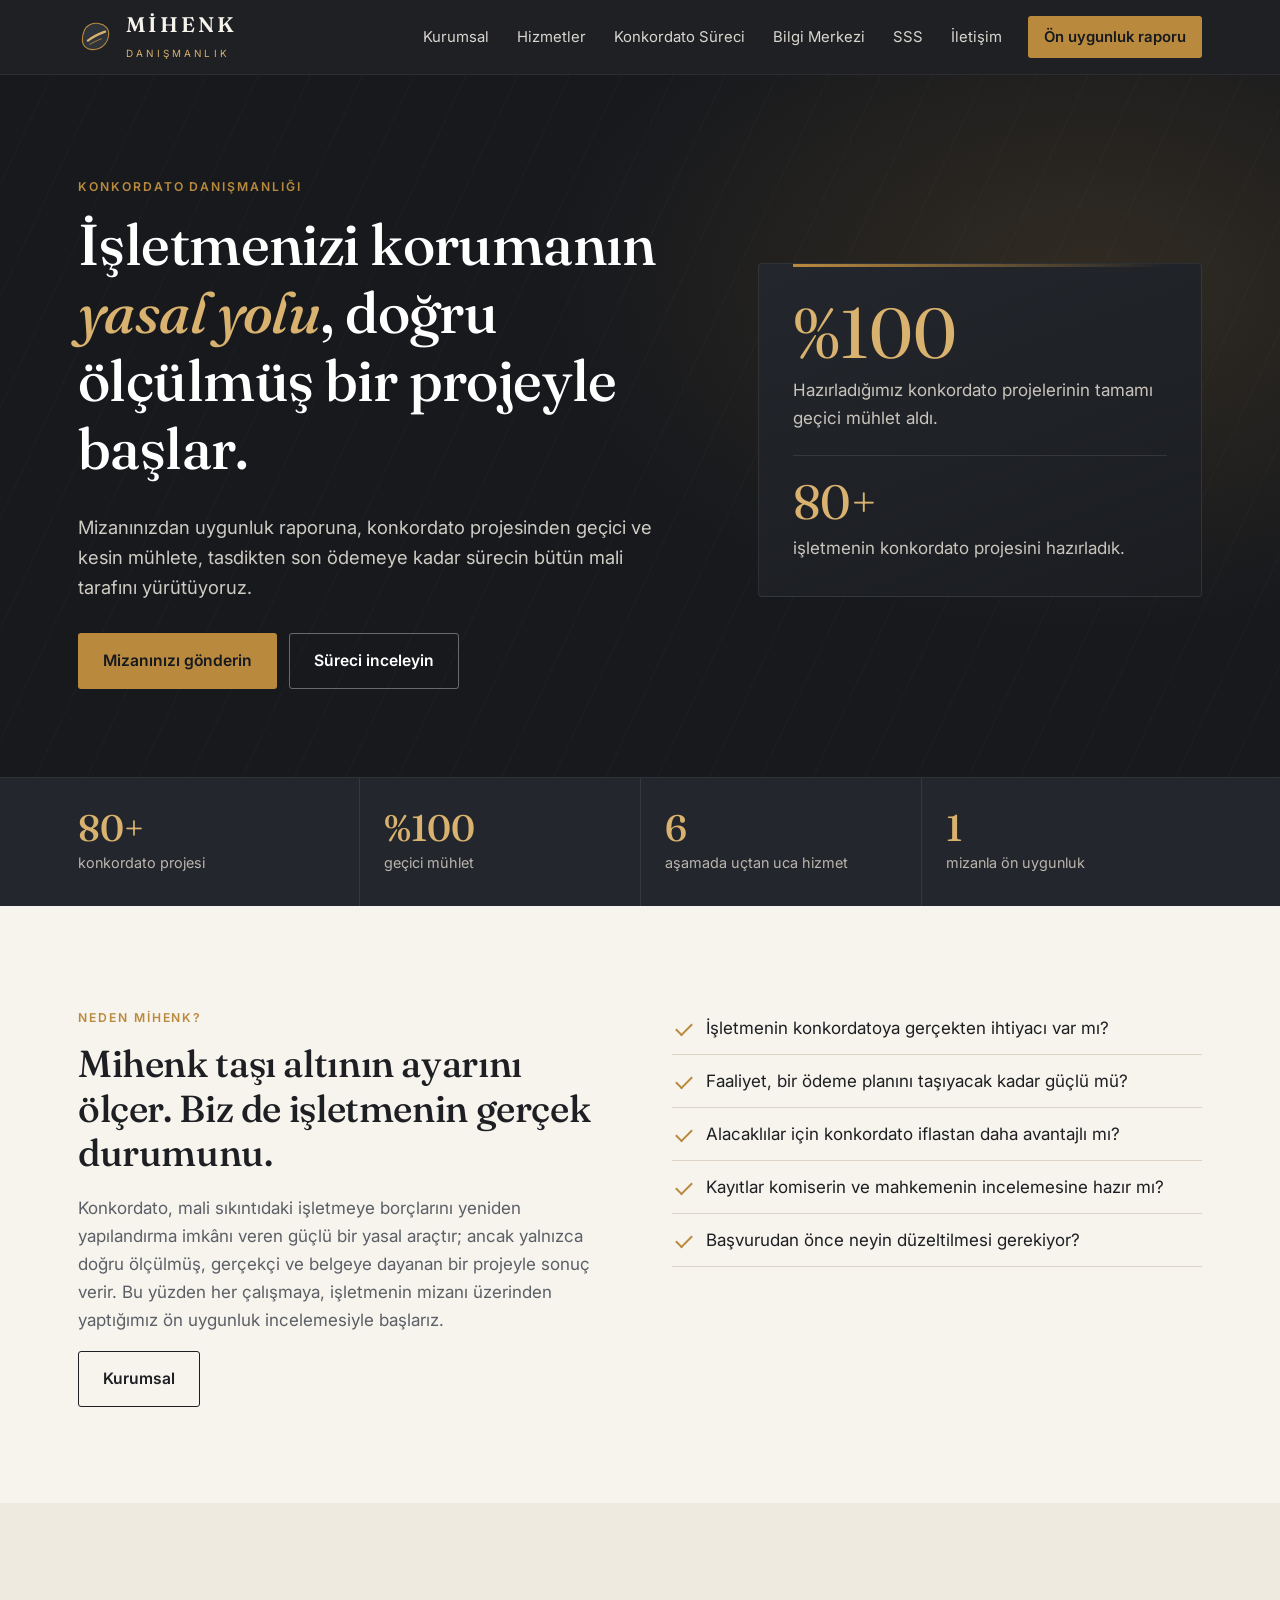
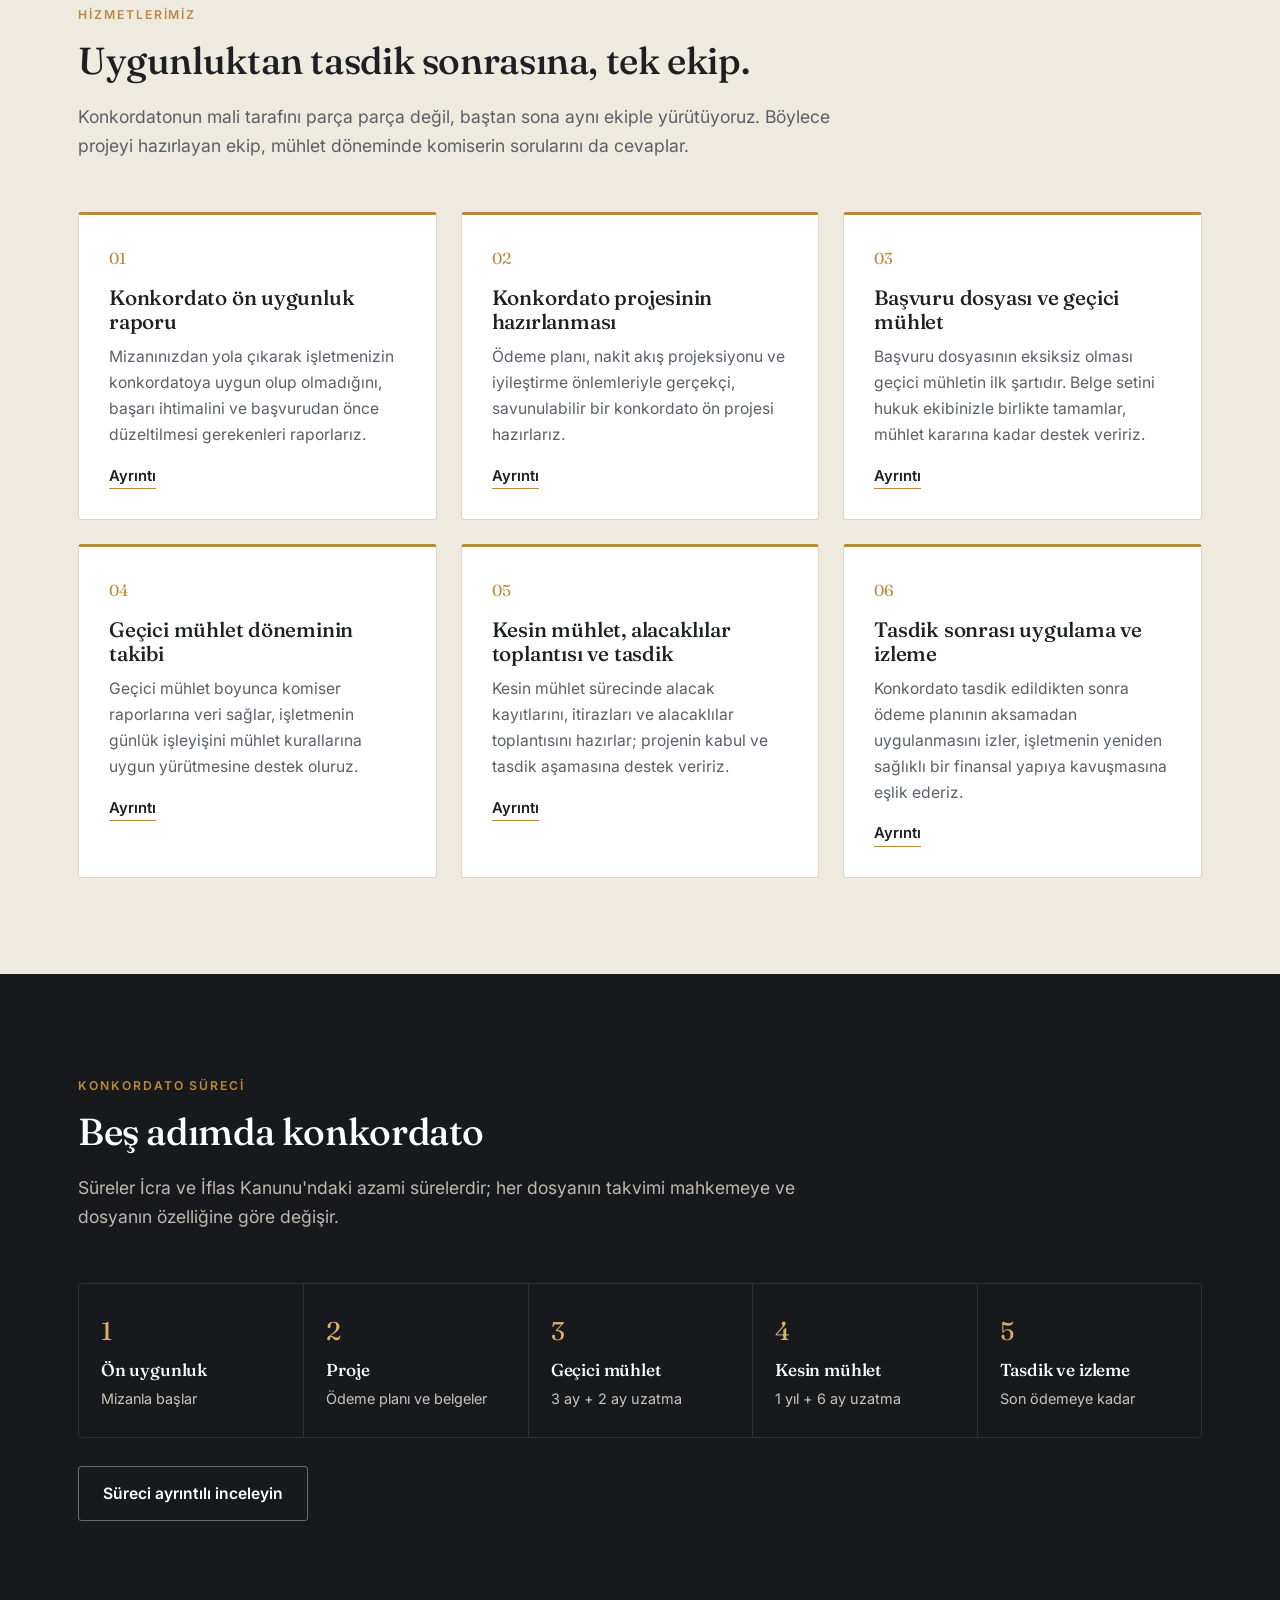
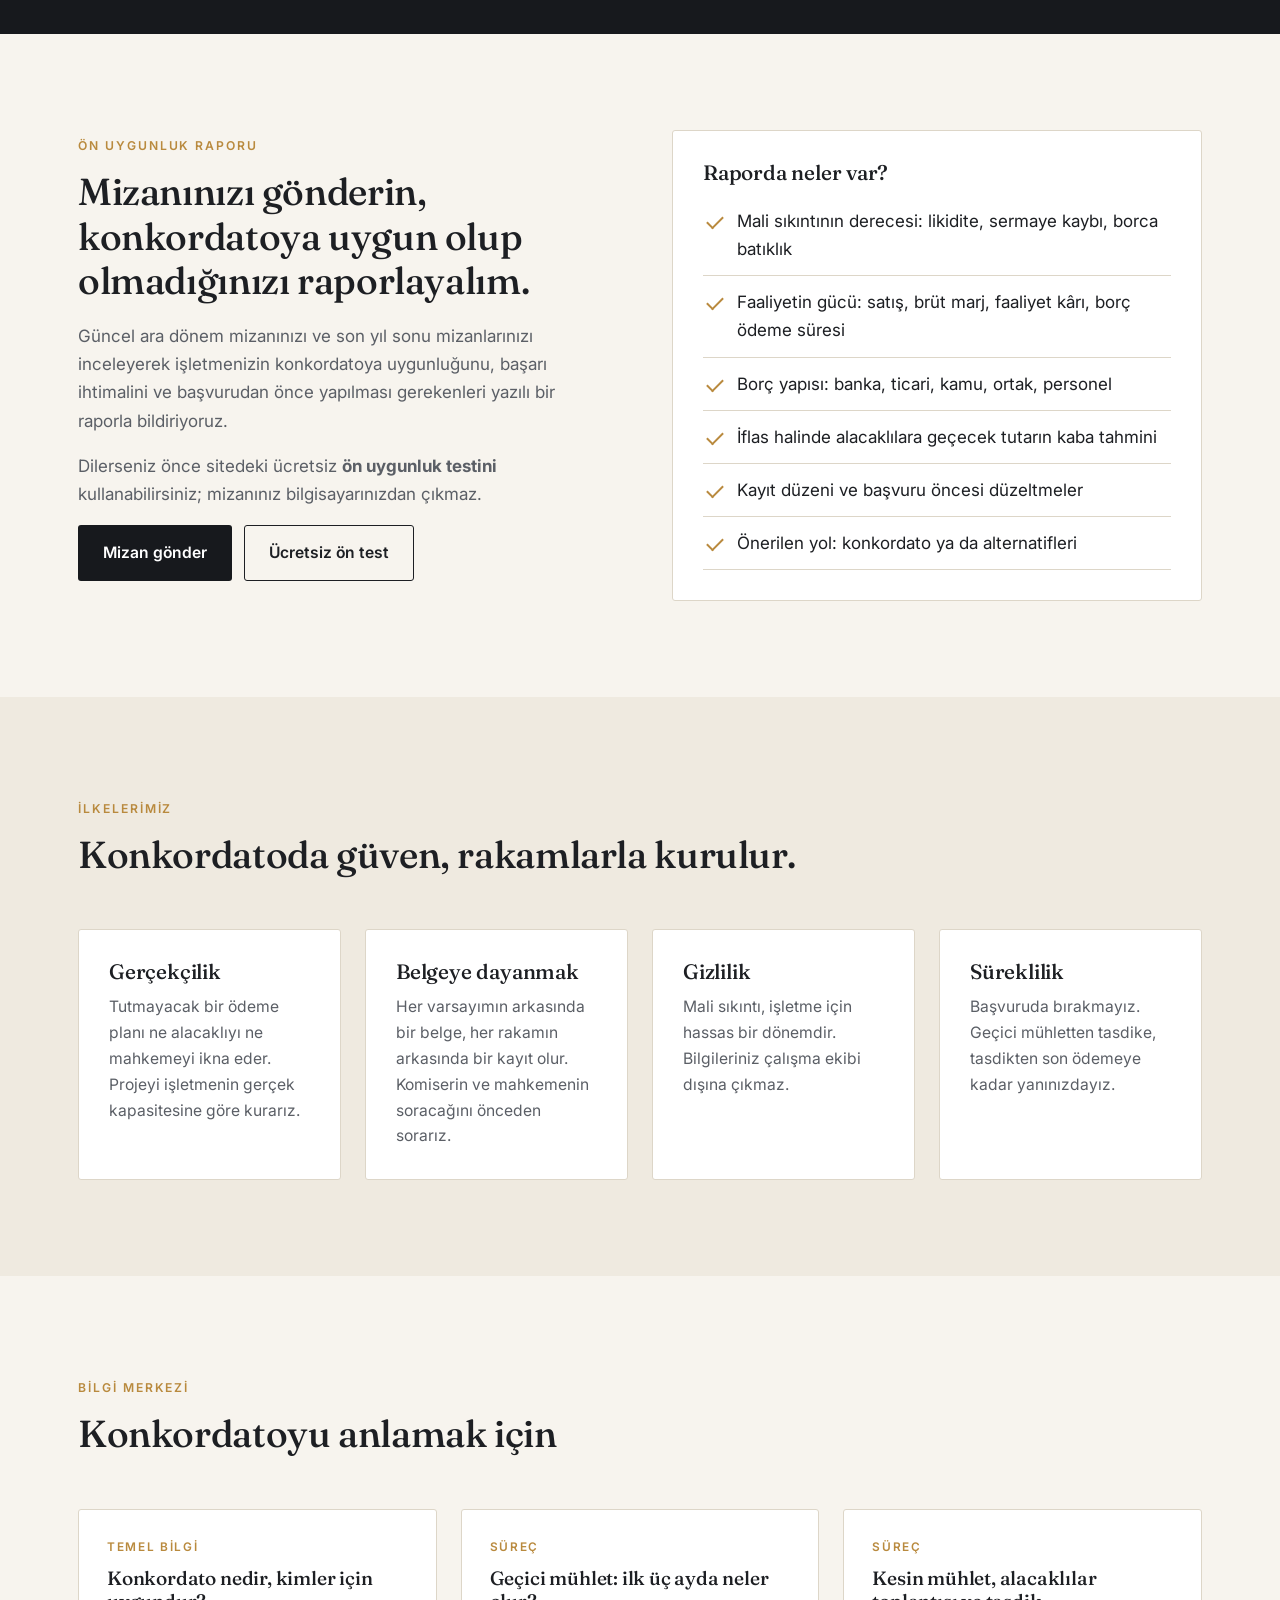
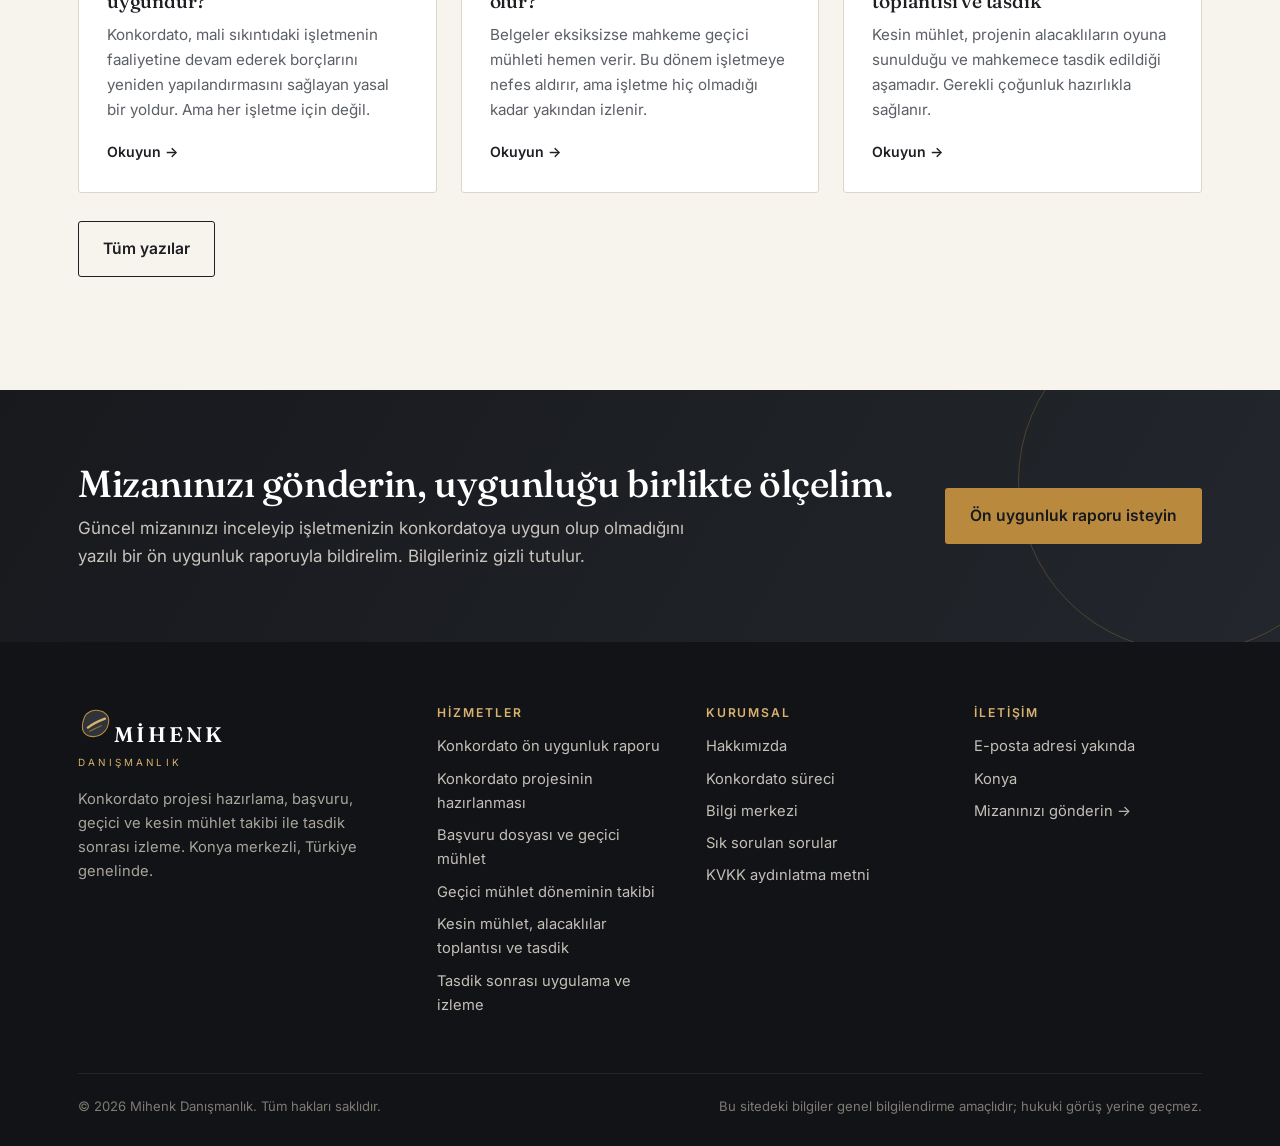
<file: index.html>
<!doctype html>
<html lang="tr">
<head>
<meta charset="utf-8">
<meta name="viewport" content="width=device-width, initial-scale=1">
<title>Mihenk Danışmanlık — Konkordato Projesi ve Süreç Takibi</title>
<meta name="description" content="80+ konkordato projesi, tamamı geçici mühlet aldı. Mizanınızla ön uygunluk raporu, konkordato projesi hazırlama, geçici ve kesin mühlet takibi, tasdik sonrası izleme.">
<link rel="canonical" href="https://emreceran.github.io/mihenk-danismanlik/">
<meta property="og:type" content="website">
<meta property="og:site_name" content="Mihenk Danışmanlık">
<meta property="og:title" content="Mihenk Danışmanlık — Konkordato Projesi ve Süreç Takibi">
<meta property="og:description" content="80+ konkordato projesi, tamamı geçici mühlet aldı. Mizanınızla ön uygunluk raporu, konkordato projesi hazırlama, geçici ve kesin mühlet takibi, tasdik sonrası izleme.">
<meta property="og:url" content="https://emreceran.github.io/mihenk-danismanlik/">
<meta property="og:locale" content="tr_TR">
<meta name="theme-color" content="#17191d">
<link rel="icon" href="favicon.svg" type="image/svg+xml">
<link rel="preconnect" href="https://fonts.googleapis.com">
<link rel="preconnect" href="https://fonts.gstatic.com" crossorigin>
<link href="https://fonts.googleapis.com/css2?family=Fraunces:opsz,wght@9..144,400;9..144,500;9..144,600&family=Inter:wght@400;500;600;700&display=swap" rel="stylesheet">
<link rel="stylesheet" href="stil.css">
<script type="application/ld+json">{"@context": "https://schema.org", "@type": "ProfessionalService", "name": "Mihenk Danışmanlık", "url": "https://emreceran.github.io/mihenk-danismanlik/", "description": "Konkordato projesi hazırlama, başvuru, geçici ve kesin mühlet takibi, tasdik sonrası izleme.", "areaServed": "TR", "address": {"@type": "PostalAddress", "addressLocality": "Konya", "addressCountry": "TR"}}</script>
</head>
<body>
<header class="ust">
  <div class="kap ust-ic">
    <a class="logo" href="index.html" aria-label="Mihenk Danışmanlık ana sayfa"><svg viewBox="0 0 40 40" aria-hidden="true"><path d="M7 13c2-6 9-9 16-8 7 1 12 6 11 13-1 9-8 16-17 16S4 28 5 21c0-3 1-5 2-8z" fill="#2f333a" stroke="#b98a3e" stroke-width="1.2"/><path d="M11 24c5-4 11-7 19-10" stroke="#d8b26e" stroke-width="2.6" stroke-linecap="round" fill="none"/><path d="M13 28c4-2 8-4 13-6" stroke="#b98a3e" stroke-width="1.2" stroke-linecap="round" fill="none" opacity=".7"/></svg><span><span class="ad">MİHENK</span><span class="alt-ad">Danışmanlık</span></span></a>
    <button class="menu-dugme" aria-label="Menü" aria-expanded="false" onclick="var n=document.querySelector('.ust nav');var a=n.classList.toggle('acik');this.setAttribute('aria-expanded',a)"><span></span><span></span><span></span></button>
    <nav><a href="kurumsal.html">Kurumsal</a><a href="hizmetler.html">Hizmetler</a><a href="konkordato-sureci.html">Konkordato Süreci</a><a href="bilgi/index.html">Bilgi Merkezi</a><a href="sss.html">SSS</a><a href="iletisim.html">İletişim</a><a class="nav-cta" href="on-uygunluk.html">Ön uygunluk raporu</a></nav>
  </div>
</header>
<main>

<section class="kahraman"><div class="kap">
  <div>
    <span class="etiket">Konkordato danışmanlığı</span>
    <h1>İşletmenizi korumanın <em>yasal yolu</em>, doğru ölçülmüş bir projeyle başlar.</h1>
    <p class="giris">Mizanınızdan uygunluk raporuna, konkordato projesinden geçici ve kesin mühlete, tasdikten son ödemeye kadar
    sürecin bütün mali tarafını yürütüyoruz.</p>
    <div class="dugmeler"><a class="dugme altin" href="on-uygunluk.html">Mizanınızı gönderin</a>
    <a class="dugme cerceve" href="konkordato-sureci.html">Süreci inceleyin</a></div>
  </div>
  <div class="kart-tas">
    <div class="buyuk">%100</div>
    <p>Hazırladığımız konkordato projelerinin tamamı geçici mühlet aldı.</p>
    <hr>
    <div class="buyuk" style="font-size:3rem">80+</div>
    <p style="margin-bottom:0">işletmenin konkordato projesini hazırladık.</p>
  </div>
</div></section>
<section class="rakamlar"><div class="kap">
  <div class="r"><strong>80+</strong><span>konkordato projesi</span></div>
  <div class="r"><strong>%100</strong><span>geçici mühlet</span></div>
  <div class="r"><strong>6</strong><span>aşamada uçtan uca hizmet</span></div>
  <div class="r"><strong>1</strong><span>mizanla ön uygunluk</span></div>
</div></section>

<section class="bolum"><div class="kap ikili">
  <div>
    <span class="etiket">Neden mihenk?</span>
    <h2>Mihenk taşı altının ayarını ölçer. Biz de işletmenin gerçek durumunu.</h2>
    <p class="ince">Konkordato, mali sıkıntıdaki işletmeye borçlarını yeniden yapılandırma imkânı veren güçlü bir yasal araçtır;
    ancak yalnızca doğru ölçülmüş, gerçekçi ve belgeye dayanan bir projeyle sonuç verir. Bu yüzden her çalışmaya,
    işletmenin mizanı üzerinden yaptığımız ön uygunluk incelemesiyle başlarız.</p>
    <a class="dugme cerceve-koyu" href="kurumsal.html">Kurumsal</a>
  </div>
  <ul class="liste-tik">
    <li>İşletmenin konkordatoya gerçekten ihtiyacı var mı?</li>
    <li>Faaliyet, bir ödeme planını taşıyacak kadar güçlü mü?</li>
    <li>Alacaklılar için konkordato iflastan daha avantajlı mı?</li>
    <li>Kayıtlar komiserin ve mahkemenin incelemesine hazır mı?</li>
    <li>Başvurudan önce neyin düzeltilmesi gerekiyor?</li>
  </ul>
</div></section>

<section class="bolum acik"><div class="kap">
  <div class="bolum-bas"><span class="etiket">Hizmetlerimiz</span><h2>Uygunluktan tasdik sonrasına, tek ekip.</h2>
  <p>Konkordatonun mali tarafını parça parça değil, baştan sona aynı ekiple yürütüyoruz. Böylece projeyi hazırlayan ekip,
  mühlet döneminde komiserin sorularını da cevaplar.</p></div>
  <div class="izgara u3"><div class="kart vurgu"><span class="no">01</span><h3>Konkordato ön uygunluk raporu</h3><p>Mizanınızdan yola çıkarak işletmenizin konkordatoya uygun olup olmadığını, başarı ihtimalini ve başvurudan önce düzeltilmesi gerekenleri raporlarız.</p><a class="devam" href="hizmetler.html#on-uygunluk">Ayrıntı</a></div><div class="kart vurgu"><span class="no">02</span><h3>Konkordato projesinin hazırlanması</h3><p>Ödeme planı, nakit akış projeksiyonu ve iyileştirme önlemleriyle gerçekçi, savunulabilir bir konkordato ön projesi hazırlarız.</p><a class="devam" href="hizmetler.html#proje">Ayrıntı</a></div><div class="kart vurgu"><span class="no">03</span><h3>Başvuru dosyası ve geçici mühlet</h3><p>Başvuru dosyasının eksiksiz olması geçici mühletin ilk şartıdır. Belge setini hukuk ekibinizle birlikte tamamlar, mühlet kararına kadar destek veririz.</p><a class="devam" href="hizmetler.html#basvuru">Ayrıntı</a></div><div class="kart vurgu"><span class="no">04</span><h3>Geçici mühlet döneminin takibi</h3><p>Geçici mühlet boyunca komiser raporlarına veri sağlar, işletmenin günlük işleyişini mühlet kurallarına uygun yürütmesine destek oluruz.</p><a class="devam" href="hizmetler.html#gecici-muhlet">Ayrıntı</a></div><div class="kart vurgu"><span class="no">05</span><h3>Kesin mühlet, alacaklılar toplantısı ve tasdik</h3><p>Kesin mühlet sürecinde alacak kayıtlarını, itirazları ve alacaklılar toplantısını hazırlar; projenin kabul ve tasdik aşamasına destek veririz.</p><a class="devam" href="hizmetler.html#kesin-muhlet">Ayrıntı</a></div><div class="kart vurgu"><span class="no">06</span><h3>Tasdik sonrası uygulama ve izleme</h3><p>Konkordato tasdik edildikten sonra ödeme planının aksamadan uygulanmasını izler, işletmenin yeniden sağlıklı bir finansal yapıya kavuşmasına eşlik ederiz.</p><a class="devam" href="hizmetler.html#tasdik-sonrasi">Ayrıntı</a></div></div>
</div></section>

<section class="bolum koyu"><div class="kap">
  <div class="bolum-bas"><span class="etiket">Konkordato süreci</span><h2>Beş adımda konkordato</h2>
  <p>Süreler İcra ve İflas Kanunu'ndaki azami sürelerdir; her dosyanın takvimi mahkemeye ve dosyanın özelliğine göre değişir.</p></div>
  <div class="serit"><div><span class="n">1</span><h3>Ön uygunluk</h3><p>Mizanla başlar</p></div><div><span class="n">2</span><h3>Proje</h3><p>Ödeme planı ve belgeler</p></div><div><span class="n">3</span><h3>Geçici mühlet</h3><p>3 ay + 2 ay uzatma</p></div><div><span class="n">4</span><h3>Kesin mühlet</h3><p>1 yıl + 6 ay uzatma</p></div><div><span class="n">5</span><h3>Tasdik ve izleme</h3><p>Son ödemeye kadar</p></div></div>
  <p style="margin-top:28px"><a class="dugme cerceve" href="konkordato-sureci.html">Süreci ayrıntılı inceleyin</a></p>
</div></section>

<section class="bolum"><div class="kap ikili">
  <div>
    <span class="etiket">Ön uygunluk raporu</span>
    <h2>Mizanınızı gönderin, konkordatoya uygun olup olmadığınızı raporlayalım.</h2>
    <p class="ince">Güncel ara dönem mizanınızı ve son yıl sonu mizanlarınızı inceleyerek işletmenizin konkordatoya uygunluğunu,
    başarı ihtimalini ve başvurudan önce yapılması gerekenleri yazılı bir raporla bildiriyoruz.</p>
    <p class="ince">Dilerseniz önce sitedeki ücretsiz <strong>ön uygunluk testini</strong> kullanabilirsiniz; mizanınız bilgisayarınızdan çıkmaz.</p>
    <div style="display:flex;gap:12px;flex-wrap:wrap"><a class="dugme koyu" href="on-uygunluk.html#gonder">Mizan gönder</a>
    <a class="dugme cerceve-koyu" href="on-uygunluk.html#test">Ücretsiz ön test</a></div>
  </div>
  <div class="kart">
    <h3>Raporda neler var?</h3>
    <ul class="liste-tik">
      <li>Mali sıkıntının derecesi: likidite, sermaye kaybı, borca batıklık</li>
      <li>Faaliyetin gücü: satış, brüt marj, faaliyet kârı, borç ödeme süresi</li>
      <li>Borç yapısı: banka, ticari, kamu, ortak, personel</li>
      <li>İflas halinde alacaklılara geçecek tutarın kaba tahmini</li>
      <li>Kayıt düzeni ve başvuru öncesi düzeltmeler</li>
      <li>Önerilen yol: konkordato ya da alternatifleri</li>
    </ul>
  </div>
</div></section>

<section class="bolum acik"><div class="kap">
  <div class="bolum-bas"><span class="etiket">İlkelerimiz</span><h2>Konkordatoda güven, rakamlarla kurulur.</h2></div>
  <div class="izgara u4"><div class="kart"><h3>Gerçekçilik</h3><p>Tutmayacak bir ödeme planı ne alacaklıyı ne mahkemeyi ikna eder. Projeyi işletmenin gerçek kapasitesine göre kurarız.</p></div><div class="kart"><h3>Belgeye dayanmak</h3><p>Her varsayımın arkasında bir belge, her rakamın arkasında bir kayıt olur. Komiserin ve mahkemenin soracağını önceden sorarız.</p></div><div class="kart"><h3>Gizlilik</h3><p>Mali sıkıntı, işletme için hassas bir dönemdir. Bilgileriniz çalışma ekibi dışına çıkmaz.</p></div><div class="kart"><h3>Süreklilik</h3><p>Başvuruda bırakmayız. Geçici mühletten tasdike, tasdikten son ödemeye kadar yanınızdayız.</p></div></div>
</div></section>

<section class="bolum"><div class="kap">
  <div class="bolum-bas"><span class="etiket">Bilgi merkezi</span><h2>Konkordatoyu anlamak için</h2></div>
  <div class="yazi-liste"><a class="yazi-kart" href="bilgi/konkordato-nedir.html"><span class="kat">Temel bilgi</span><h3>Konkordato nedir, kimler için uygundur?</h3><p>Konkordato, mali sıkıntıdaki işletmenin faaliyetine devam ederek borçlarını yeniden yapılandırmasını sağlayan yasal bir yoldur. Ama her işletme için değil.</p><span class="oku">Okuyun →</span></a><a class="yazi-kart" href="bilgi/gecici-muhlet.html"><span class="kat">Süreç</span><h3>Geçici mühlet: ilk üç ayda neler olur?</h3><p>Belgeler eksiksizse mahkeme geçici mühleti hemen verir. Bu dönem işletmeye nefes aldırır, ama işletme hiç olmadığı kadar yakından izlenir.</p><span class="oku">Okuyun →</span></a><a class="yazi-kart" href="bilgi/kesin-muhlet-ve-tasdik.html"><span class="kat">Süreç</span><h3>Kesin mühlet, alacaklılar toplantısı ve tasdik</h3><p>Kesin mühlet, projenin alacaklıların oyuna sunulduğu ve mahkemece tasdik edildiği aşamadır. Gerekli çoğunluk hazırlıkla sağlanır.</p><span class="oku">Okuyun →</span></a></div>
  <p style="margin-top:28px"><a class="dugme cerceve-koyu" href="bilgi/index.html">Tüm yazılar</a></p>
</div></section>
<section class="cta"><div class="kap">
<div><h2>Mizanınızı gönderin, uygunluğu birlikte ölçelim.</h2>
<p>Güncel mizanınızı inceleyip işletmenizin konkordatoya uygun olup olmadığını yazılı bir ön uygunluk raporuyla bildirelim. Bilgileriniz gizli tutulur.</p></div>
<a class="dugme altin" href="on-uygunluk.html">Ön uygunluk raporu isteyin</a></div></section>
</main>
<footer class="alt">
  <div class="kap">
    <div class="alt-izgara">
      <div><a class="logo" href="index.html" aria-label="Mihenk Danışmanlık ana sayfa"><svg viewBox="0 0 40 40" aria-hidden="true"><path d="M7 13c2-6 9-9 16-8 7 1 12 6 11 13-1 9-8 16-17 16S4 28 5 21c0-3 1-5 2-8z" fill="#2f333a" stroke="#b98a3e" stroke-width="1.2"/><path d="M11 24c5-4 11-7 19-10" stroke="#d8b26e" stroke-width="2.6" stroke-linecap="round" fill="none"/><path d="M13 28c4-2 8-4 13-6" stroke="#b98a3e" stroke-width="1.2" stroke-linecap="round" fill="none" opacity=".7"/></svg><span><span class="ad">MİHENK</span><span class="alt-ad">Danışmanlık</span></span></a><p>Konkordato projesi hazırlama, başvuru, geçici ve kesin mühlet takibi ile tasdik sonrası izleme. Konya merkezli, Türkiye genelinde.</p></div>
      <div><h4>Hizmetler</h4><a href="hizmetler.html#on-uygunluk">Konkordato ön uygunluk raporu</a><a href="hizmetler.html#proje">Konkordato projesinin hazırlanması</a><a href="hizmetler.html#basvuru">Başvuru dosyası ve geçici mühlet</a><a href="hizmetler.html#gecici-muhlet">Geçici mühlet döneminin takibi</a><a href="hizmetler.html#kesin-muhlet">Kesin mühlet, alacaklılar toplantısı ve tasdik</a><a href="hizmetler.html#tasdik-sonrasi">Tasdik sonrası uygulama ve izleme</a></div>
      <div><h4>Kurumsal</h4><a href="kurumsal.html">Hakkımızda</a><a href="konkordato-sureci.html">Konkordato süreci</a><a href="bilgi/index.html">Bilgi merkezi</a><a href="sss.html">Sık sorulan sorular</a><a href="kvkk.html">KVKK aydınlatma metni</a></div>
      <div><h4>İletişim</h4><span class="s">E-posta adresi yakında</span><span class="s">Konya</span><a href="on-uygunluk.html">Mizanınızı gönderin →</a></div>
    </div>
    <div class="telif"><span>© 2026 Mihenk Danışmanlık. Tüm hakları saklıdır.</span><span>Bu sitedeki bilgiler genel bilgilendirme amaçlıdır; hukuki görüş yerine geçmez.</span></div>
  </div>
</footer>
</body>
</html>
</file>
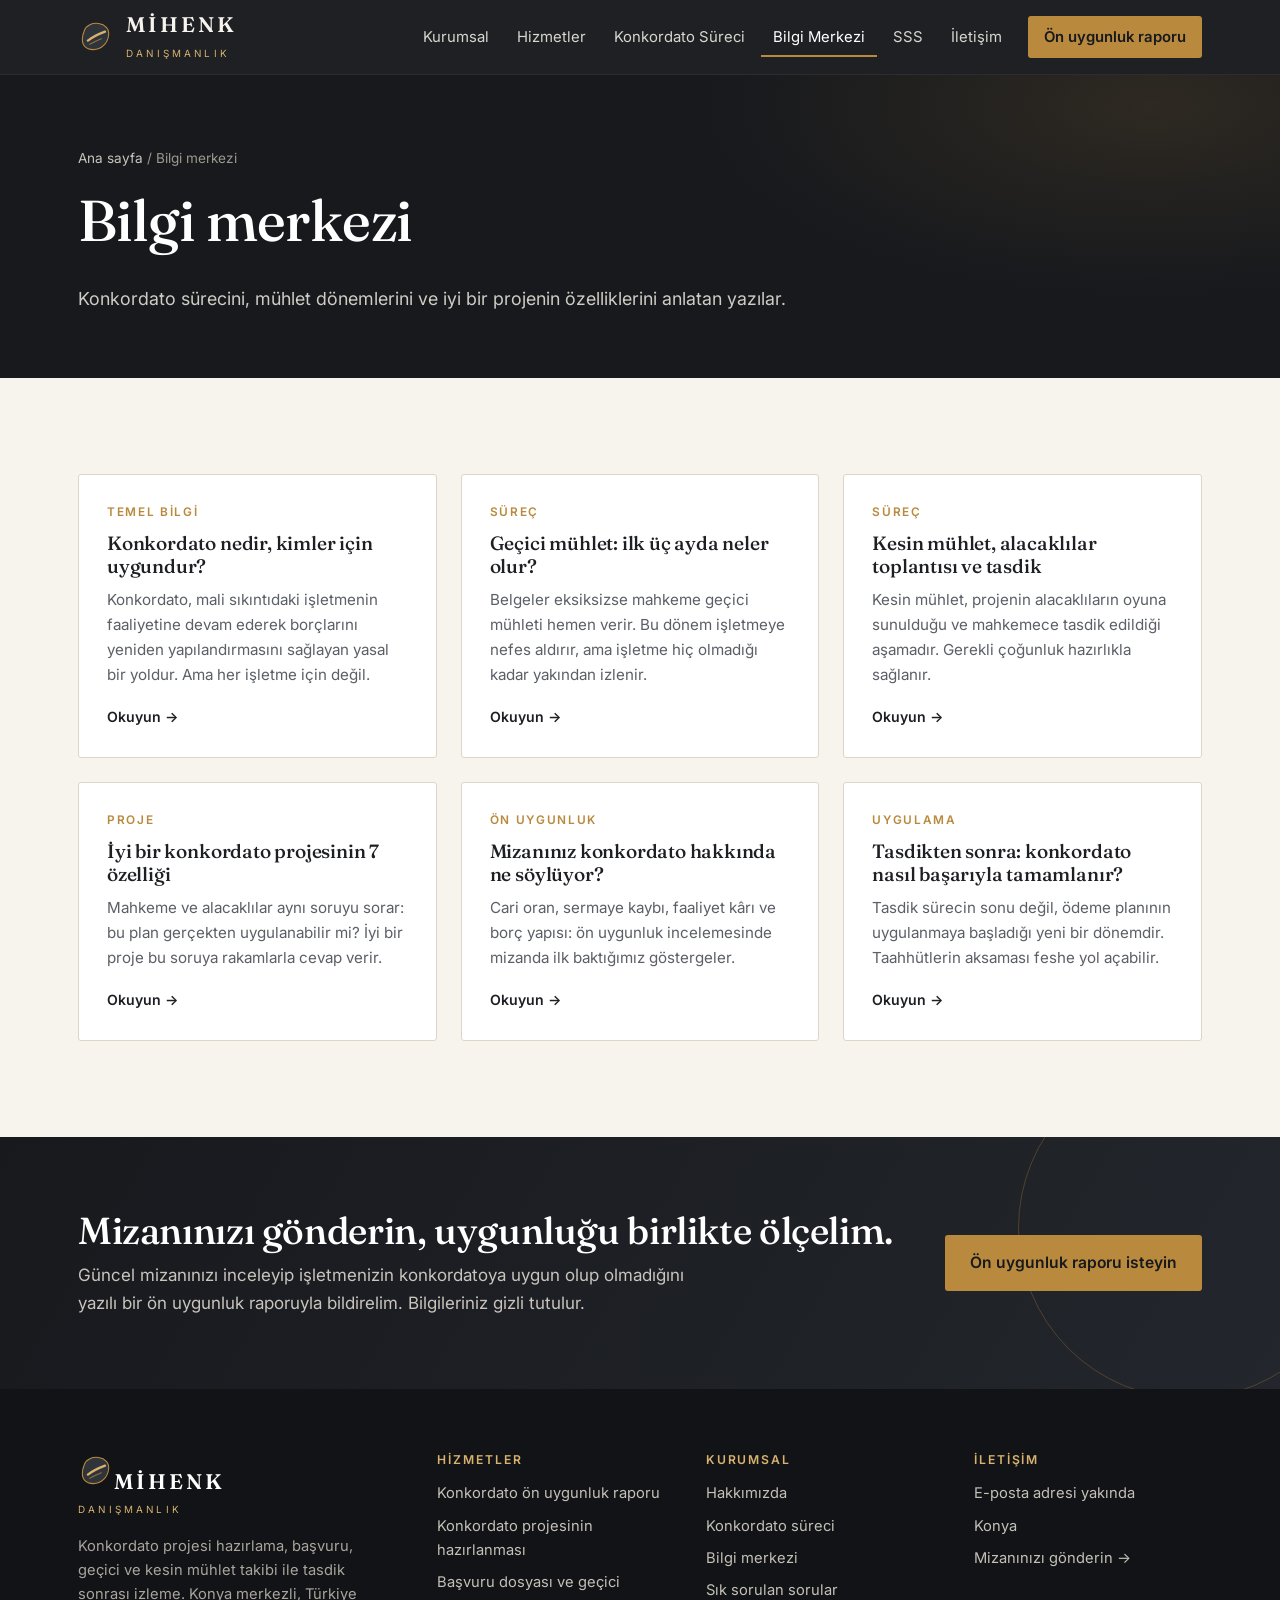
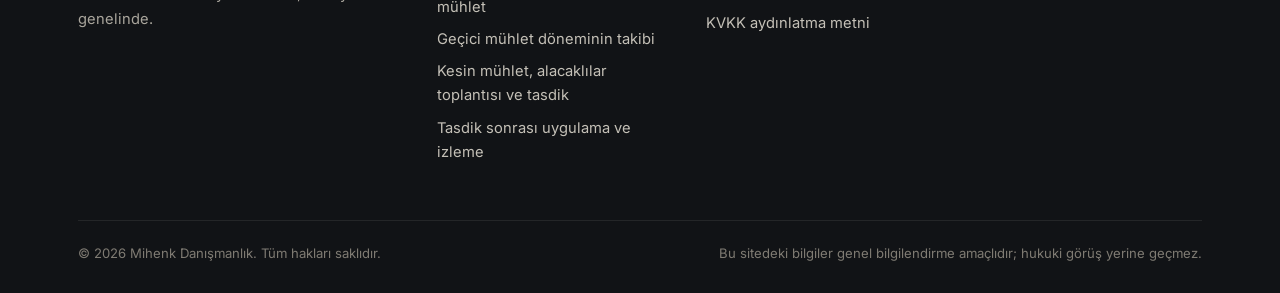
<file: bilgi/index.html>
<!doctype html>
<html lang="tr">
<head>
<meta charset="utf-8">
<meta name="viewport" content="width=device-width, initial-scale=1">
<title>Bilgi Merkezi | Mihenk Danışmanlık</title>
<meta name="description" content="Konkordato, geçici mühlet, kesin mühlet, alacaklılar toplantısı ve tasdik hakkında bilgilendirici yazılar.">
<link rel="canonical" href="https://emreceran.github.io/mihenk-danismanlik/bilgi/">
<meta property="og:type" content="website">
<meta property="og:site_name" content="Mihenk Danışmanlık">
<meta property="og:title" content="Bilgi Merkezi | Mihenk Danışmanlık">
<meta property="og:description" content="Konkordato, geçici mühlet, kesin mühlet, alacaklılar toplantısı ve tasdik hakkında bilgilendirici yazılar.">
<meta property="og:url" content="https://emreceran.github.io/mihenk-danismanlik/bilgi/">
<meta property="og:locale" content="tr_TR">
<meta name="theme-color" content="#17191d">
<link rel="icon" href="../favicon.svg" type="image/svg+xml">
<link rel="preconnect" href="https://fonts.googleapis.com">
<link rel="preconnect" href="https://fonts.gstatic.com" crossorigin>
<link href="https://fonts.googleapis.com/css2?family=Fraunces:opsz,wght@9..144,400;9..144,500;9..144,600&family=Inter:wght@400;500;600;700&display=swap" rel="stylesheet">
<link rel="stylesheet" href="../stil.css">
</head>
<body>
<header class="ust">
  <div class="kap ust-ic">
    <a class="logo" href="../index.html" aria-label="Mihenk Danışmanlık ana sayfa"><svg viewBox="0 0 40 40" aria-hidden="true"><path d="M7 13c2-6 9-9 16-8 7 1 12 6 11 13-1 9-8 16-17 16S4 28 5 21c0-3 1-5 2-8z" fill="#2f333a" stroke="#b98a3e" stroke-width="1.2"/><path d="M11 24c5-4 11-7 19-10" stroke="#d8b26e" stroke-width="2.6" stroke-linecap="round" fill="none"/><path d="M13 28c4-2 8-4 13-6" stroke="#b98a3e" stroke-width="1.2" stroke-linecap="round" fill="none" opacity=".7"/></svg><span><span class="ad">MİHENK</span><span class="alt-ad">Danışmanlık</span></span></a>
    <button class="menu-dugme" aria-label="Menü" aria-expanded="false" onclick="var n=document.querySelector('.ust nav');var a=n.classList.toggle('acik');this.setAttribute('aria-expanded',a)"><span></span><span></span><span></span></button>
    <nav><a href="../kurumsal.html">Kurumsal</a><a href="../hizmetler.html">Hizmetler</a><a href="../konkordato-sureci.html">Konkordato Süreci</a><a href="../bilgi/index.html" aria-current=page>Bilgi Merkezi</a><a href="../sss.html">SSS</a><a href="../iletisim.html">İletişim</a><a class="nav-cta" href="../on-uygunluk.html">Ön uygunluk raporu</a></nav>
  </div>
</header>
<main>
<section class="sayfa-bas"><div class="kap">
<div class="kirinti"><a href="../index.html">Ana sayfa</a> / Bilgi merkezi</div>
<h1>Bilgi merkezi</h1><p>Konkordato sürecini, mühlet dönemlerini ve iyi bir projenin özelliklerini anlatan yazılar.</p></div></section><section class="bolum"><div class="kap"><div class="yazi-liste"><a class="yazi-kart" href="../bilgi/konkordato-nedir.html"><span class="kat">Temel bilgi</span><h3>Konkordato nedir, kimler için uygundur?</h3><p>Konkordato, mali sıkıntıdaki işletmenin faaliyetine devam ederek borçlarını yeniden yapılandırmasını sağlayan yasal bir yoldur. Ama her işletme için değil.</p><span class="oku">Okuyun →</span></a><a class="yazi-kart" href="../bilgi/gecici-muhlet.html"><span class="kat">Süreç</span><h3>Geçici mühlet: ilk üç ayda neler olur?</h3><p>Belgeler eksiksizse mahkeme geçici mühleti hemen verir. Bu dönem işletmeye nefes aldırır, ama işletme hiç olmadığı kadar yakından izlenir.</p><span class="oku">Okuyun →</span></a><a class="yazi-kart" href="../bilgi/kesin-muhlet-ve-tasdik.html"><span class="kat">Süreç</span><h3>Kesin mühlet, alacaklılar toplantısı ve tasdik</h3><p>Kesin mühlet, projenin alacaklıların oyuna sunulduğu ve mahkemece tasdik edildiği aşamadır. Gerekli çoğunluk hazırlıkla sağlanır.</p><span class="oku">Okuyun →</span></a><a class="yazi-kart" href="../bilgi/iyi-bir-konkordato-projesi.html"><span class="kat">Proje</span><h3>İyi bir konkordato projesinin 7 özelliği</h3><p>Mahkeme ve alacaklılar aynı soruyu sorar: bu plan gerçekten uygulanabilir mi? İyi bir proje bu soruya rakamlarla cevap verir.</p><span class="oku">Okuyun →</span></a><a class="yazi-kart" href="../bilgi/mizanda-konkordato-isaretleri.html"><span class="kat">Ön uygunluk</span><h3>Mizanınız konkordato hakkında ne söylüyor?</h3><p>Cari oran, sermaye kaybı, faaliyet kârı ve borç yapısı: ön uygunluk incelemesinde mizanda ilk baktığımız göstergeler.</p><span class="oku">Okuyun →</span></a><a class="yazi-kart" href="../bilgi/tasdik-sonrasi.html"><span class="kat">Uygulama</span><h3>Tasdikten sonra: konkordato nasıl başarıyla tamamlanır?</h3><p>Tasdik sürecin sonu değil, ödeme planının uygulanmaya başladığı yeni bir dönemdir. Taahhütlerin aksaması feshe yol açabilir.</p><span class="oku">Okuyun →</span></a></div></div></section><section class="cta"><div class="kap">
<div><h2>Mizanınızı gönderin, uygunluğu birlikte ölçelim.</h2>
<p>Güncel mizanınızı inceleyip işletmenizin konkordatoya uygun olup olmadığını yazılı bir ön uygunluk raporuyla bildirelim. Bilgileriniz gizli tutulur.</p></div>
<a class="dugme altin" href="../on-uygunluk.html">Ön uygunluk raporu isteyin</a></div></section>
</main>
<footer class="alt">
  <div class="kap">
    <div class="alt-izgara">
      <div><a class="logo" href="../index.html" aria-label="Mihenk Danışmanlık ana sayfa"><svg viewBox="0 0 40 40" aria-hidden="true"><path d="M7 13c2-6 9-9 16-8 7 1 12 6 11 13-1 9-8 16-17 16S4 28 5 21c0-3 1-5 2-8z" fill="#2f333a" stroke="#b98a3e" stroke-width="1.2"/><path d="M11 24c5-4 11-7 19-10" stroke="#d8b26e" stroke-width="2.6" stroke-linecap="round" fill="none"/><path d="M13 28c4-2 8-4 13-6" stroke="#b98a3e" stroke-width="1.2" stroke-linecap="round" fill="none" opacity=".7"/></svg><span><span class="ad">MİHENK</span><span class="alt-ad">Danışmanlık</span></span></a><p>Konkordato projesi hazırlama, başvuru, geçici ve kesin mühlet takibi ile tasdik sonrası izleme. Konya merkezli, Türkiye genelinde.</p></div>
      <div><h4>Hizmetler</h4><a href="../hizmetler.html#on-uygunluk">Konkordato ön uygunluk raporu</a><a href="../hizmetler.html#proje">Konkordato projesinin hazırlanması</a><a href="../hizmetler.html#basvuru">Başvuru dosyası ve geçici mühlet</a><a href="../hizmetler.html#gecici-muhlet">Geçici mühlet döneminin takibi</a><a href="../hizmetler.html#kesin-muhlet">Kesin mühlet, alacaklılar toplantısı ve tasdik</a><a href="../hizmetler.html#tasdik-sonrasi">Tasdik sonrası uygulama ve izleme</a></div>
      <div><h4>Kurumsal</h4><a href="../kurumsal.html">Hakkımızda</a><a href="../konkordato-sureci.html">Konkordato süreci</a><a href="../bilgi/index.html">Bilgi merkezi</a><a href="../sss.html">Sık sorulan sorular</a><a href="../kvkk.html">KVKK aydınlatma metni</a></div>
      <div><h4>İletişim</h4><span class="s">E-posta adresi yakında</span><span class="s">Konya</span><a href="../on-uygunluk.html">Mizanınızı gönderin →</a></div>
    </div>
    <div class="telif"><span>© 2026 Mihenk Danışmanlık. Tüm hakları saklıdır.</span><span>Bu sitedeki bilgiler genel bilgilendirme amaçlıdır; hukuki görüş yerine geçmez.</span></div>
  </div>
</footer>
</body>
</html>
</file>
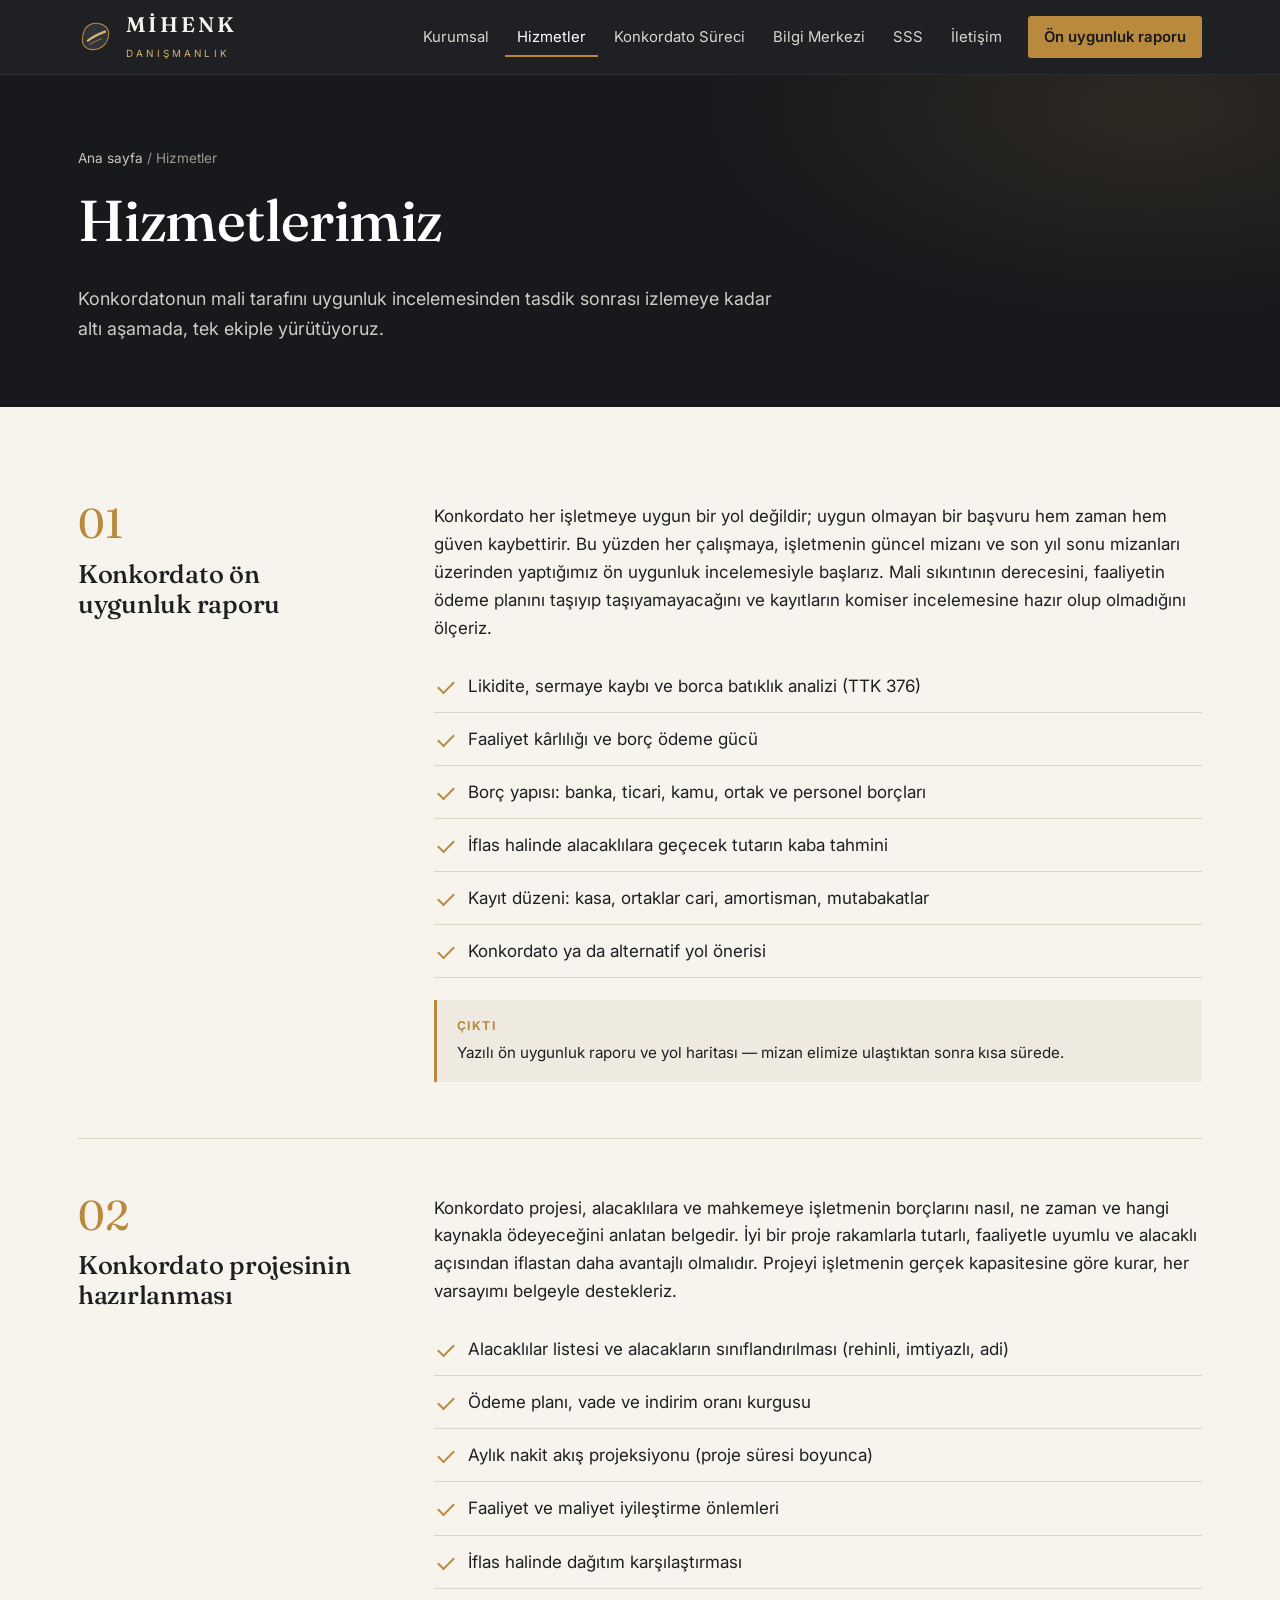
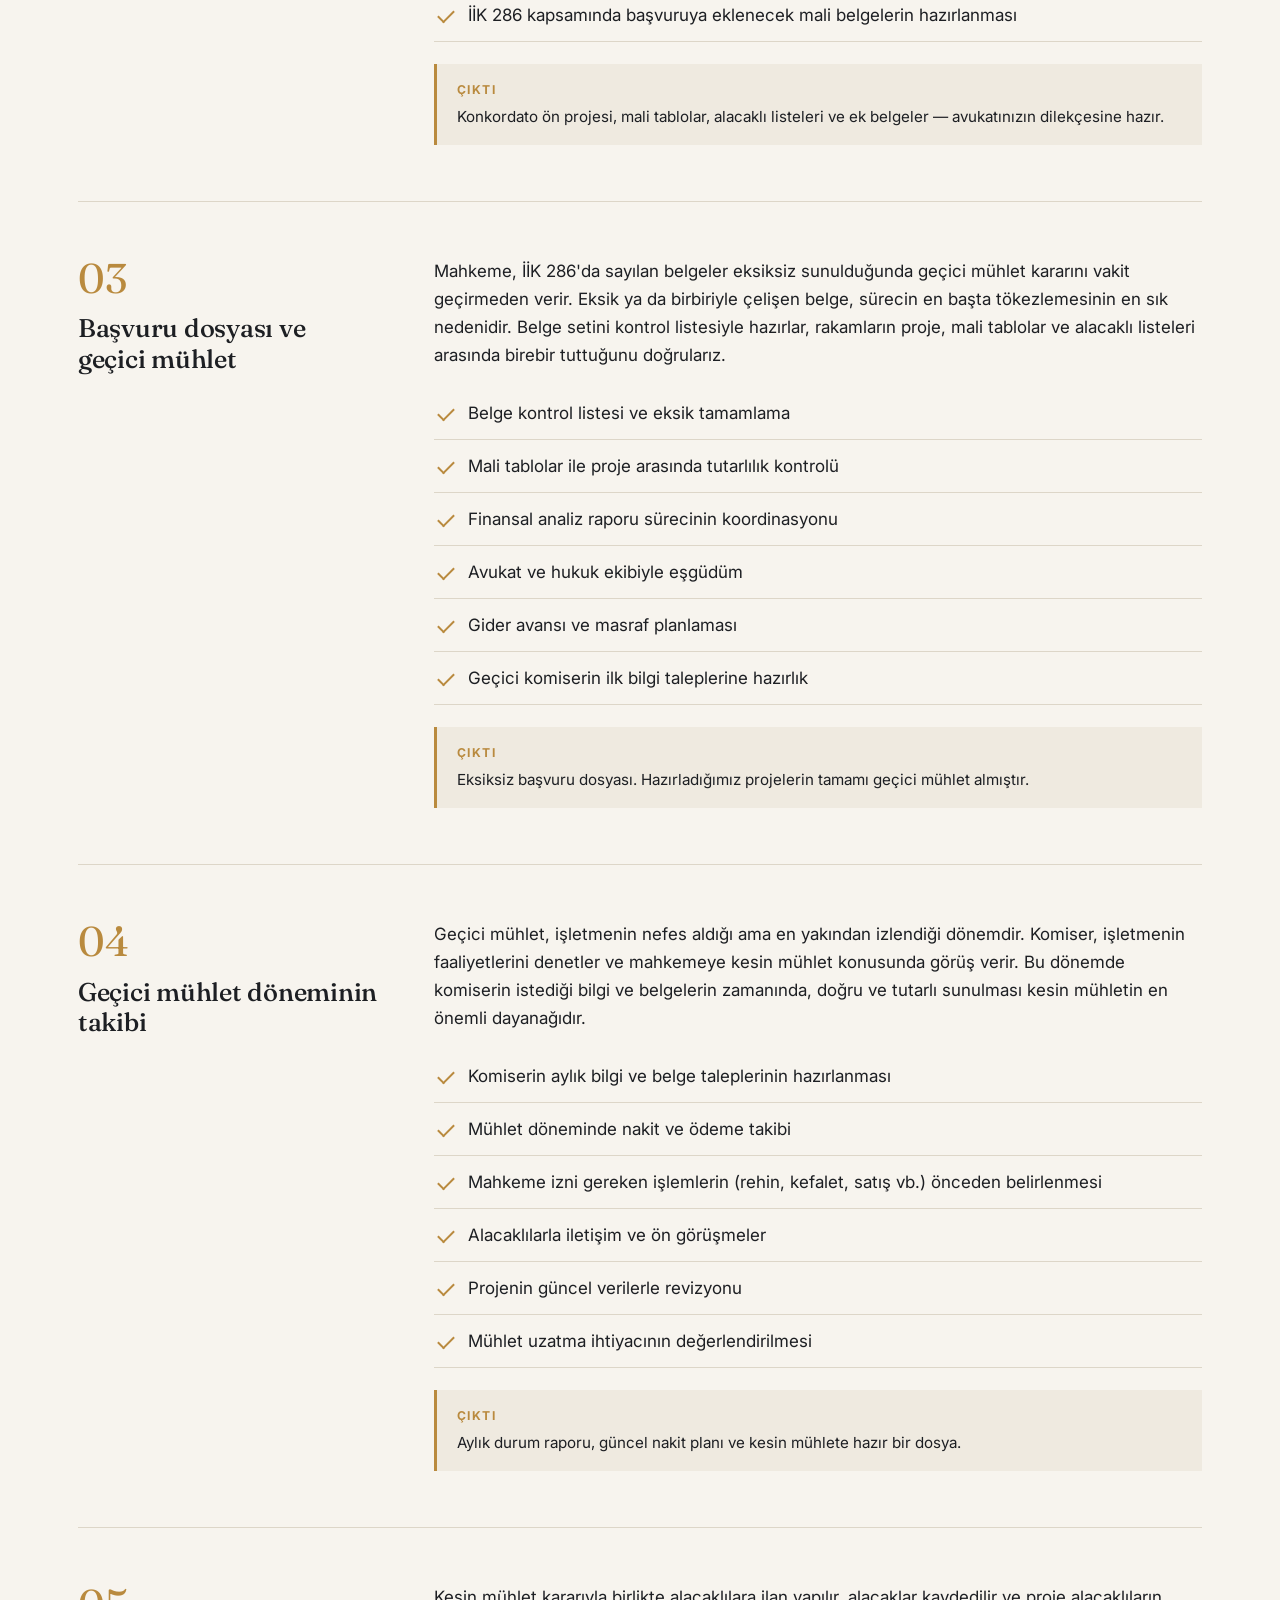
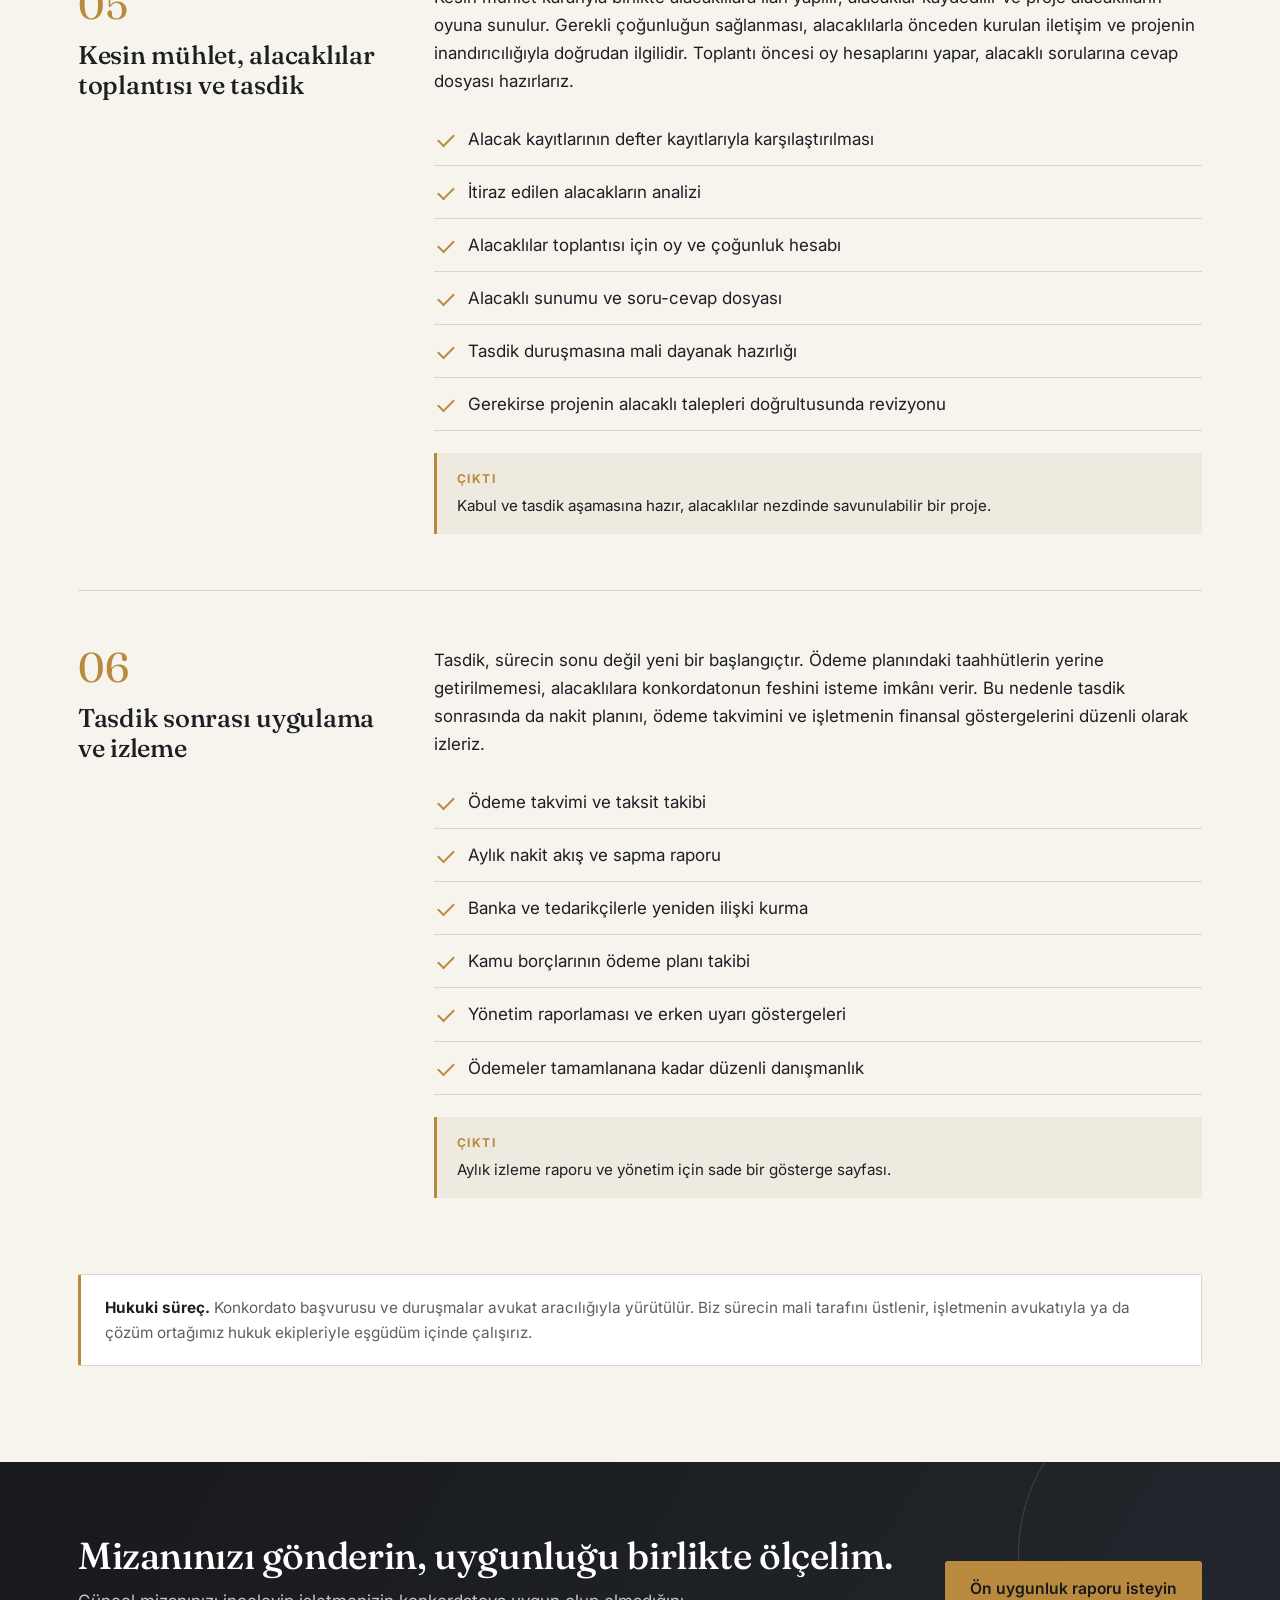
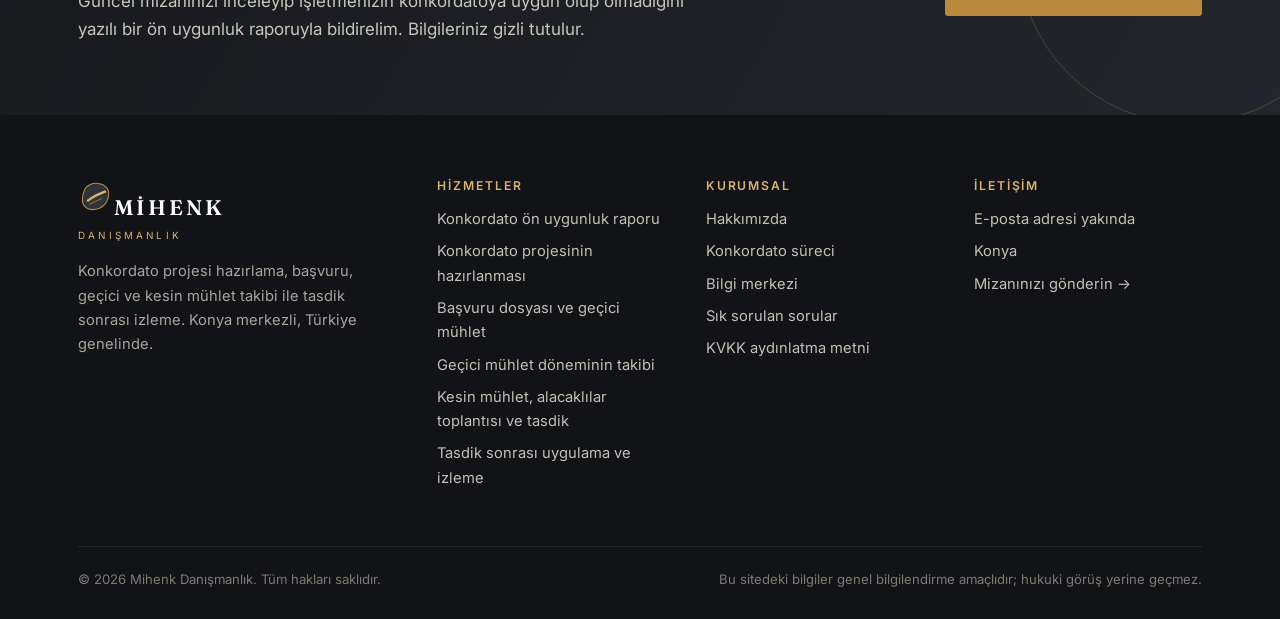
<file: hizmetler.html>
<!doctype html>
<html lang="tr">
<head>
<meta charset="utf-8">
<meta name="viewport" content="width=device-width, initial-scale=1">
<title>Hizmetler | Mihenk Danışmanlık</title>
<meta name="description" content="Konkordato ön uygunluk raporu, konkordato projesi hazırlama, başvuru dosyası, geçici ve kesin mühlet takibi, tasdik ve tasdik sonrası izleme.">
<link rel="canonical" href="https://emreceran.github.io/mihenk-danismanlik/hizmetler.html">
<meta property="og:type" content="website">
<meta property="og:site_name" content="Mihenk Danışmanlık">
<meta property="og:title" content="Hizmetler | Mihenk Danışmanlık">
<meta property="og:description" content="Konkordato ön uygunluk raporu, konkordato projesi hazırlama, başvuru dosyası, geçici ve kesin mühlet takibi, tasdik ve tasdik sonrası izleme.">
<meta property="og:url" content="https://emreceran.github.io/mihenk-danismanlik/hizmetler.html">
<meta property="og:locale" content="tr_TR">
<meta name="theme-color" content="#17191d">
<link rel="icon" href="favicon.svg" type="image/svg+xml">
<link rel="preconnect" href="https://fonts.googleapis.com">
<link rel="preconnect" href="https://fonts.gstatic.com" crossorigin>
<link href="https://fonts.googleapis.com/css2?family=Fraunces:opsz,wght@9..144,400;9..144,500;9..144,600&family=Inter:wght@400;500;600;700&display=swap" rel="stylesheet">
<link rel="stylesheet" href="stil.css">
</head>
<body>
<header class="ust">
  <div class="kap ust-ic">
    <a class="logo" href="index.html" aria-label="Mihenk Danışmanlık ana sayfa"><svg viewBox="0 0 40 40" aria-hidden="true"><path d="M7 13c2-6 9-9 16-8 7 1 12 6 11 13-1 9-8 16-17 16S4 28 5 21c0-3 1-5 2-8z" fill="#2f333a" stroke="#b98a3e" stroke-width="1.2"/><path d="M11 24c5-4 11-7 19-10" stroke="#d8b26e" stroke-width="2.6" stroke-linecap="round" fill="none"/><path d="M13 28c4-2 8-4 13-6" stroke="#b98a3e" stroke-width="1.2" stroke-linecap="round" fill="none" opacity=".7"/></svg><span><span class="ad">MİHENK</span><span class="alt-ad">Danışmanlık</span></span></a>
    <button class="menu-dugme" aria-label="Menü" aria-expanded="false" onclick="var n=document.querySelector('.ust nav');var a=n.classList.toggle('acik');this.setAttribute('aria-expanded',a)"><span></span><span></span><span></span></button>
    <nav><a href="kurumsal.html">Kurumsal</a><a href="hizmetler.html" aria-current=page>Hizmetler</a><a href="konkordato-sureci.html">Konkordato Süreci</a><a href="bilgi/index.html">Bilgi Merkezi</a><a href="sss.html">SSS</a><a href="iletisim.html">İletişim</a><a class="nav-cta" href="on-uygunluk.html">Ön uygunluk raporu</a></nav>
  </div>
</header>
<main>
<section class="sayfa-bas"><div class="kap">
<div class="kirinti"><a href="index.html">Ana sayfa</a> / Hizmetler</div>
<h1>Hizmetlerimiz</h1><p>Konkordatonun mali tarafını uygunluk incelemesinden tasdik sonrası izlemeye kadar altı aşamada, tek ekiple yürütüyoruz.</p></div></section>
<section class="bolum"><div class="kap"><article class="hizmet" id="on-uygunluk">
  <div class="sol"><span class="no">01</span><h2 style="font-size:1.6rem">Konkordato ön uygunluk raporu</h2></div>
  <div class="sag"><p>Konkordato her işletmeye uygun bir yol değildir; uygun olmayan bir başvuru hem zaman hem güven kaybettirir. Bu yüzden her çalışmaya, işletmenin güncel mizanı ve son yıl sonu mizanları üzerinden yaptığımız ön uygunluk incelemesiyle başlarız. Mali sıkıntının derecesini, faaliyetin ödeme planını taşıyıp taşıyamayacağını ve kayıtların komiser incelemesine hazır olup olmadığını ölçeriz.</p><ul class="liste-tik"><li>Likidite, sermaye kaybı ve borca batıklık analizi (TTK 376)</li><li>Faaliyet kârlılığı ve borç ödeme gücü</li><li>Borç yapısı: banka, ticari, kamu, ortak ve personel borçları</li><li>İflas halinde alacaklılara geçecek tutarın kaba tahmini</li><li>Kayıt düzeni: kasa, ortaklar cari, amortisman, mutabakatlar</li><li>Konkordato ya da alternatif yol önerisi</li></ul>
  <div class="cikti"><strong>Çıktı</strong>Yazılı ön uygunluk raporu ve yol haritası — mizan elimize ulaştıktan sonra kısa sürede.</div></div>
</article><article class="hizmet" id="proje">
  <div class="sol"><span class="no">02</span><h2 style="font-size:1.6rem">Konkordato projesinin hazırlanması</h2></div>
  <div class="sag"><p>Konkordato projesi, alacaklılara ve mahkemeye işletmenin borçlarını nasıl, ne zaman ve hangi kaynakla ödeyeceğini anlatan belgedir. İyi bir proje rakamlarla tutarlı, faaliyetle uyumlu ve alacaklı açısından iflastan daha avantajlı olmalıdır. Projeyi işletmenin gerçek kapasitesine göre kurar, her varsayımı belgeyle destekleriz.</p><ul class="liste-tik"><li>Alacaklılar listesi ve alacakların sınıflandırılması (rehinli, imtiyazlı, adi)</li><li>Ödeme planı, vade ve indirim oranı kurgusu</li><li>Aylık nakit akış projeksiyonu (proje süresi boyunca)</li><li>Faaliyet ve maliyet iyileştirme önlemleri</li><li>İflas halinde dağıtım karşılaştırması</li><li>İİK 286 kapsamında başvuruya eklenecek mali belgelerin hazırlanması</li></ul>
  <div class="cikti"><strong>Çıktı</strong>Konkordato ön projesi, mali tablolar, alacaklı listeleri ve ek belgeler — avukatınızın dilekçesine hazır.</div></div>
</article><article class="hizmet" id="basvuru">
  <div class="sol"><span class="no">03</span><h2 style="font-size:1.6rem">Başvuru dosyası ve geçici mühlet</h2></div>
  <div class="sag"><p>Mahkeme, İİK 286&#x27;da sayılan belgeler eksiksiz sunulduğunda geçici mühlet kararını vakit geçirmeden verir. Eksik ya da birbiriyle çelişen belge, sürecin en başta tökezlemesinin en sık nedenidir. Belge setini kontrol listesiyle hazırlar, rakamların proje, mali tablolar ve alacaklı listeleri arasında birebir tuttuğunu doğrularız.</p><ul class="liste-tik"><li>Belge kontrol listesi ve eksik tamamlama</li><li>Mali tablolar ile proje arasında tutarlılık kontrolü</li><li>Finansal analiz raporu sürecinin koordinasyonu</li><li>Avukat ve hukuk ekibiyle eşgüdüm</li><li>Gider avansı ve masraf planlaması</li><li>Geçici komiserin ilk bilgi taleplerine hazırlık</li></ul>
  <div class="cikti"><strong>Çıktı</strong>Eksiksiz başvuru dosyası. Hazırladığımız projelerin tamamı geçici mühlet almıştır.</div></div>
</article><article class="hizmet" id="gecici-muhlet">
  <div class="sol"><span class="no">04</span><h2 style="font-size:1.6rem">Geçici mühlet döneminin takibi</h2></div>
  <div class="sag"><p>Geçici mühlet, işletmenin nefes aldığı ama en yakından izlendiği dönemdir. Komiser, işletmenin faaliyetlerini denetler ve mahkemeye kesin mühlet konusunda görüş verir. Bu dönemde komiserin istediği bilgi ve belgelerin zamanında, doğru ve tutarlı sunulması kesin mühletin en önemli dayanağıdır.</p><ul class="liste-tik"><li>Komiserin aylık bilgi ve belge taleplerinin hazırlanması</li><li>Mühlet döneminde nakit ve ödeme takibi</li><li>Mahkeme izni gereken işlemlerin (rehin, kefalet, satış vb.) önceden belirlenmesi</li><li>Alacaklılarla iletişim ve ön görüşmeler</li><li>Projenin güncel verilerle revizyonu</li><li>Mühlet uzatma ihtiyacının değerlendirilmesi</li></ul>
  <div class="cikti"><strong>Çıktı</strong>Aylık durum raporu, güncel nakit planı ve kesin mühlete hazır bir dosya.</div></div>
</article><article class="hizmet" id="kesin-muhlet">
  <div class="sol"><span class="no">05</span><h2 style="font-size:1.6rem">Kesin mühlet, alacaklılar toplantısı ve tasdik</h2></div>
  <div class="sag"><p>Kesin mühlet kararıyla birlikte alacaklılara ilan yapılır, alacaklar kaydedilir ve proje alacaklıların oyuna sunulur. Gerekli çoğunluğun sağlanması, alacaklılarla önceden kurulan iletişim ve projenin inandırıcılığıyla doğrudan ilgilidir. Toplantı öncesi oy hesaplarını yapar, alacaklı sorularına cevap dosyası hazırlarız.</p><ul class="liste-tik"><li>Alacak kayıtlarının defter kayıtlarıyla karşılaştırılması</li><li>İtiraz edilen alacakların analizi</li><li>Alacaklılar toplantısı için oy ve çoğunluk hesabı</li><li>Alacaklı sunumu ve soru-cevap dosyası</li><li>Tasdik duruşmasına mali dayanak hazırlığı</li><li>Gerekirse projenin alacaklı talepleri doğrultusunda revizyonu</li></ul>
  <div class="cikti"><strong>Çıktı</strong>Kabul ve tasdik aşamasına hazır, alacaklılar nezdinde savunulabilir bir proje.</div></div>
</article><article class="hizmet" id="tasdik-sonrasi">
  <div class="sol"><span class="no">06</span><h2 style="font-size:1.6rem">Tasdik sonrası uygulama ve izleme</h2></div>
  <div class="sag"><p>Tasdik, sürecin sonu değil yeni bir başlangıçtır. Ödeme planındaki taahhütlerin yerine getirilmemesi, alacaklılara konkordatonun feshini isteme imkânı verir. Bu nedenle tasdik sonrasında da nakit planını, ödeme takvimini ve işletmenin finansal göstergelerini düzenli olarak izleriz.</p><ul class="liste-tik"><li>Ödeme takvimi ve taksit takibi</li><li>Aylık nakit akış ve sapma raporu</li><li>Banka ve tedarikçilerle yeniden ilişki kurma</li><li>Kamu borçlarının ödeme planı takibi</li><li>Yönetim raporlaması ve erken uyarı göstergeleri</li><li>Ödemeler tamamlanana kadar düzenli danışmanlık</li></ul>
  <div class="cikti"><strong>Çıktı</strong>Aylık izleme raporu ve yönetim için sade bir gösterge sayfası.</div></div>
</article>
<div class="not-kutu" style="margin-top:20px"><strong>Hukuki süreç.</strong> Konkordato başvurusu ve duruşmalar avukat aracılığıyla yürütülür.
Biz sürecin mali tarafını üstlenir, işletmenin avukatıyla ya da çözüm ortağımız hukuk ekipleriyle eşgüdüm içinde çalışırız.</div>
</div></section>
<section class="cta"><div class="kap">
<div><h2>Mizanınızı gönderin, uygunluğu birlikte ölçelim.</h2>
<p>Güncel mizanınızı inceleyip işletmenizin konkordatoya uygun olup olmadığını yazılı bir ön uygunluk raporuyla bildirelim. Bilgileriniz gizli tutulur.</p></div>
<a class="dugme altin" href="on-uygunluk.html">Ön uygunluk raporu isteyin</a></div></section>
</main>
<footer class="alt">
  <div class="kap">
    <div class="alt-izgara">
      <div><a class="logo" href="index.html" aria-label="Mihenk Danışmanlık ana sayfa"><svg viewBox="0 0 40 40" aria-hidden="true"><path d="M7 13c2-6 9-9 16-8 7 1 12 6 11 13-1 9-8 16-17 16S4 28 5 21c0-3 1-5 2-8z" fill="#2f333a" stroke="#b98a3e" stroke-width="1.2"/><path d="M11 24c5-4 11-7 19-10" stroke="#d8b26e" stroke-width="2.6" stroke-linecap="round" fill="none"/><path d="M13 28c4-2 8-4 13-6" stroke="#b98a3e" stroke-width="1.2" stroke-linecap="round" fill="none" opacity=".7"/></svg><span><span class="ad">MİHENK</span><span class="alt-ad">Danışmanlık</span></span></a><p>Konkordato projesi hazırlama, başvuru, geçici ve kesin mühlet takibi ile tasdik sonrası izleme. Konya merkezli, Türkiye genelinde.</p></div>
      <div><h4>Hizmetler</h4><a href="hizmetler.html#on-uygunluk">Konkordato ön uygunluk raporu</a><a href="hizmetler.html#proje">Konkordato projesinin hazırlanması</a><a href="hizmetler.html#basvuru">Başvuru dosyası ve geçici mühlet</a><a href="hizmetler.html#gecici-muhlet">Geçici mühlet döneminin takibi</a><a href="hizmetler.html#kesin-muhlet">Kesin mühlet, alacaklılar toplantısı ve tasdik</a><a href="hizmetler.html#tasdik-sonrasi">Tasdik sonrası uygulama ve izleme</a></div>
      <div><h4>Kurumsal</h4><a href="kurumsal.html">Hakkımızda</a><a href="konkordato-sureci.html">Konkordato süreci</a><a href="bilgi/index.html">Bilgi merkezi</a><a href="sss.html">Sık sorulan sorular</a><a href="kvkk.html">KVKK aydınlatma metni</a></div>
      <div><h4>İletişim</h4><span class="s">E-posta adresi yakında</span><span class="s">Konya</span><a href="on-uygunluk.html">Mizanınızı gönderin →</a></div>
    </div>
    <div class="telif"><span>© 2026 Mihenk Danışmanlık. Tüm hakları saklıdır.</span><span>Bu sitedeki bilgiler genel bilgilendirme amaçlıdır; hukuki görüş yerine geçmez.</span></div>
  </div>
</footer>
</body>
</html>
</file>
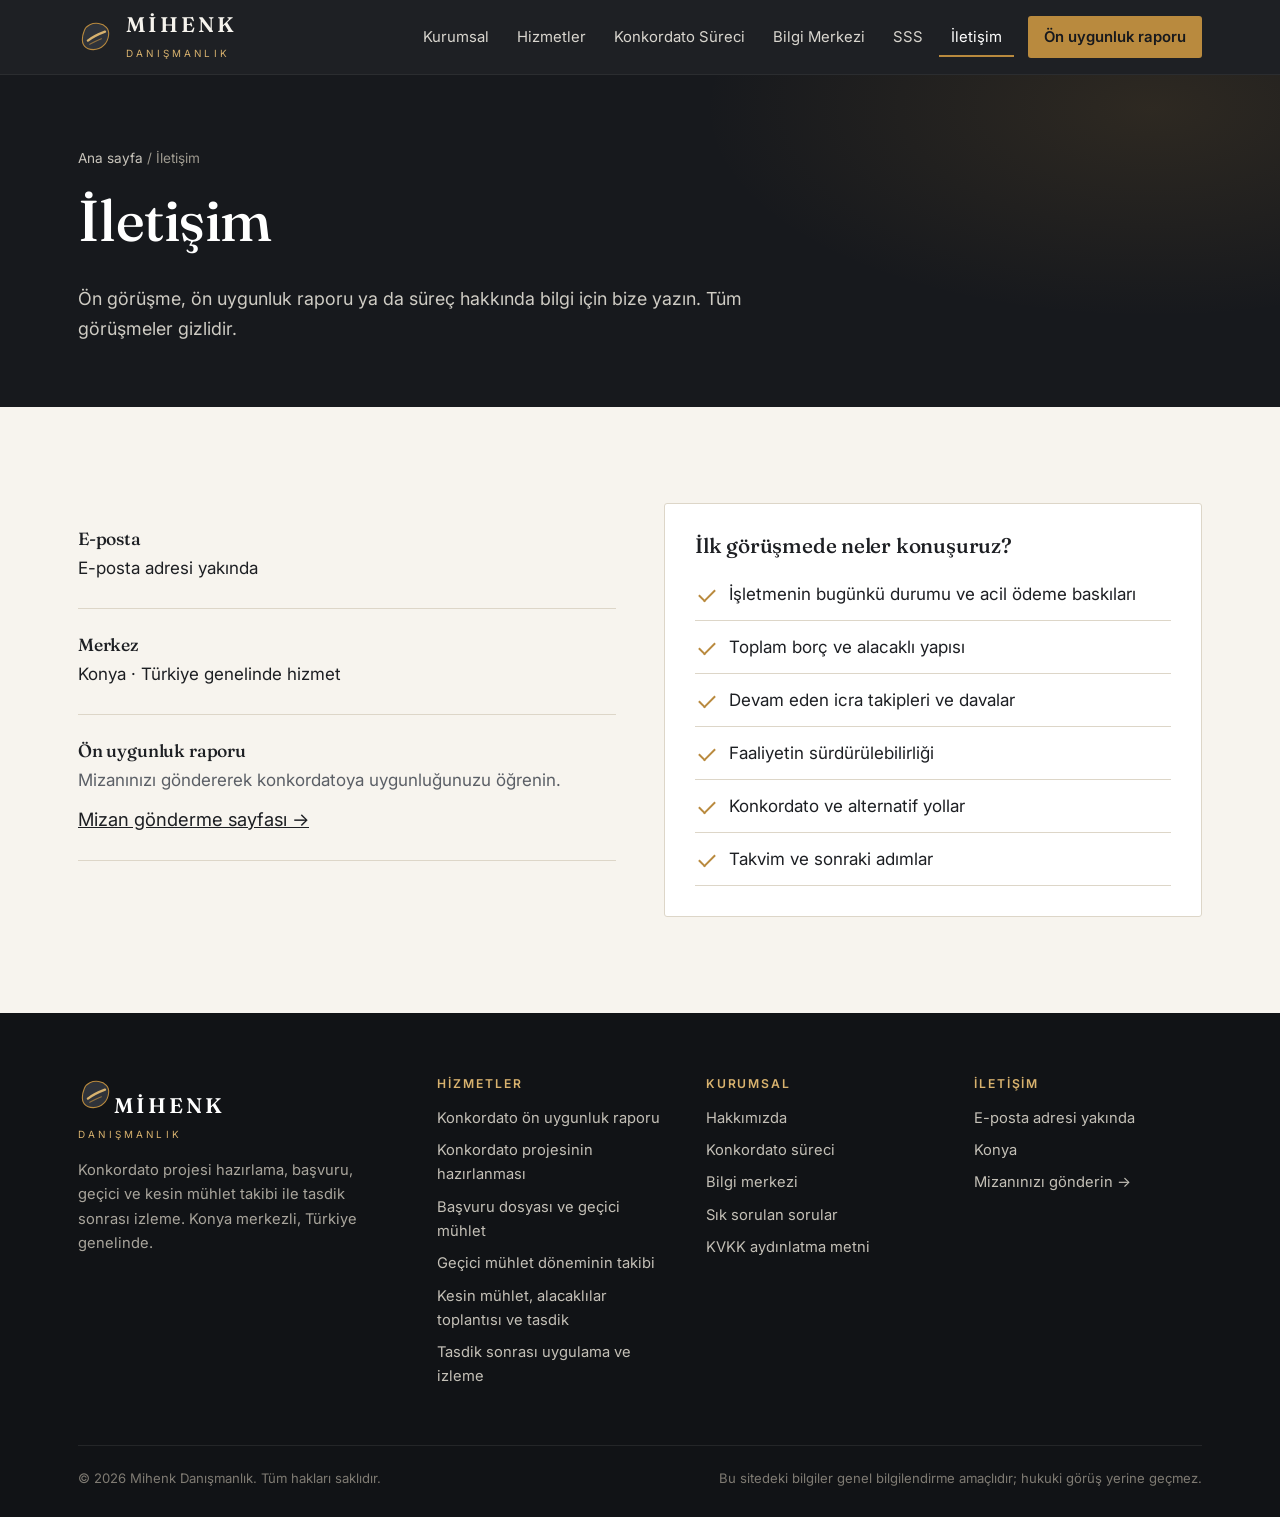
<file: iletisim.html>
<!doctype html>
<html lang="tr">
<head>
<meta charset="utf-8">
<meta name="viewport" content="width=device-width, initial-scale=1">
<title>İletişim | Mihenk Danışmanlık</title>
<meta name="description" content="Mihenk Danışmanlık ile iletişime geçin: konkordato ön görüşmesi, ön uygunluk raporu, süreç danışmanlığı.">
<link rel="canonical" href="https://emreceran.github.io/mihenk-danismanlik/iletisim.html">
<meta property="og:type" content="website">
<meta property="og:site_name" content="Mihenk Danışmanlık">
<meta property="og:title" content="İletişim | Mihenk Danışmanlık">
<meta property="og:description" content="Mihenk Danışmanlık ile iletişime geçin: konkordato ön görüşmesi, ön uygunluk raporu, süreç danışmanlığı.">
<meta property="og:url" content="https://emreceran.github.io/mihenk-danismanlik/iletisim.html">
<meta property="og:locale" content="tr_TR">
<meta name="theme-color" content="#17191d">
<link rel="icon" href="favicon.svg" type="image/svg+xml">
<link rel="preconnect" href="https://fonts.googleapis.com">
<link rel="preconnect" href="https://fonts.gstatic.com" crossorigin>
<link href="https://fonts.googleapis.com/css2?family=Fraunces:opsz,wght@9..144,400;9..144,500;9..144,600&family=Inter:wght@400;500;600;700&display=swap" rel="stylesheet">
<link rel="stylesheet" href="stil.css">
</head>
<body>
<header class="ust">
  <div class="kap ust-ic">
    <a class="logo" href="index.html" aria-label="Mihenk Danışmanlık ana sayfa"><svg viewBox="0 0 40 40" aria-hidden="true"><path d="M7 13c2-6 9-9 16-8 7 1 12 6 11 13-1 9-8 16-17 16S4 28 5 21c0-3 1-5 2-8z" fill="#2f333a" stroke="#b98a3e" stroke-width="1.2"/><path d="M11 24c5-4 11-7 19-10" stroke="#d8b26e" stroke-width="2.6" stroke-linecap="round" fill="none"/><path d="M13 28c4-2 8-4 13-6" stroke="#b98a3e" stroke-width="1.2" stroke-linecap="round" fill="none" opacity=".7"/></svg><span><span class="ad">MİHENK</span><span class="alt-ad">Danışmanlık</span></span></a>
    <button class="menu-dugme" aria-label="Menü" aria-expanded="false" onclick="var n=document.querySelector('.ust nav');var a=n.classList.toggle('acik');this.setAttribute('aria-expanded',a)"><span></span><span></span><span></span></button>
    <nav><a href="kurumsal.html">Kurumsal</a><a href="hizmetler.html">Hizmetler</a><a href="konkordato-sureci.html">Konkordato Süreci</a><a href="bilgi/index.html">Bilgi Merkezi</a><a href="sss.html">SSS</a><a href="iletisim.html" aria-current=page>İletişim</a><a class="nav-cta" href="on-uygunluk.html">Ön uygunluk raporu</a></nav>
  </div>
</header>
<main>
<section class="sayfa-bas"><div class="kap">
<div class="kirinti"><a href="index.html">Ana sayfa</a> / İletişim</div>
<h1>İletişim</h1><p>Ön görüşme, ön uygunluk raporu ya da süreç hakkında bilgi için bize yazın. Tüm görüşmeler gizlidir.</p></div></section>
<section class="bolum"><div class="kap iletisim-izgara">
  <div>
    <div class="iletisim-blok"><h3>E-posta</h3><span class="s">E-posta adresi yakında</span></div>
    <div class="iletisim-blok"><h3>Merkez</h3><p style="margin:0">Konya · Türkiye genelinde hizmet</p></div>
    <div class="iletisim-blok"><h3>Ön uygunluk raporu</h3><p class="ince" style="margin:0 0 10px">Mizanınızı göndererek konkordatoya uygunluğunuzu öğrenin.</p>
    <a href="on-uygunluk.html">Mizan gönderme sayfası →</a></div>
  </div>
  <div class="kart">
    <h3>İlk görüşmede neler konuşuruz?</h3>
    <ul class="liste-tik">
      <li>İşletmenin bugünkü durumu ve acil ödeme baskıları</li>
      <li>Toplam borç ve alacaklı yapısı</li>
      <li>Devam eden icra takipleri ve davalar</li>
      <li>Faaliyetin sürdürülebilirliği</li>
      <li>Konkordato ve alternatif yollar</li>
      <li>Takvim ve sonraki adımlar</li>
    </ul>
  </div>
</div></section>
</main>
<footer class="alt">
  <div class="kap">
    <div class="alt-izgara">
      <div><a class="logo" href="index.html" aria-label="Mihenk Danışmanlık ana sayfa"><svg viewBox="0 0 40 40" aria-hidden="true"><path d="M7 13c2-6 9-9 16-8 7 1 12 6 11 13-1 9-8 16-17 16S4 28 5 21c0-3 1-5 2-8z" fill="#2f333a" stroke="#b98a3e" stroke-width="1.2"/><path d="M11 24c5-4 11-7 19-10" stroke="#d8b26e" stroke-width="2.6" stroke-linecap="round" fill="none"/><path d="M13 28c4-2 8-4 13-6" stroke="#b98a3e" stroke-width="1.2" stroke-linecap="round" fill="none" opacity=".7"/></svg><span><span class="ad">MİHENK</span><span class="alt-ad">Danışmanlık</span></span></a><p>Konkordato projesi hazırlama, başvuru, geçici ve kesin mühlet takibi ile tasdik sonrası izleme. Konya merkezli, Türkiye genelinde.</p></div>
      <div><h4>Hizmetler</h4><a href="hizmetler.html#on-uygunluk">Konkordato ön uygunluk raporu</a><a href="hizmetler.html#proje">Konkordato projesinin hazırlanması</a><a href="hizmetler.html#basvuru">Başvuru dosyası ve geçici mühlet</a><a href="hizmetler.html#gecici-muhlet">Geçici mühlet döneminin takibi</a><a href="hizmetler.html#kesin-muhlet">Kesin mühlet, alacaklılar toplantısı ve tasdik</a><a href="hizmetler.html#tasdik-sonrasi">Tasdik sonrası uygulama ve izleme</a></div>
      <div><h4>Kurumsal</h4><a href="kurumsal.html">Hakkımızda</a><a href="konkordato-sureci.html">Konkordato süreci</a><a href="bilgi/index.html">Bilgi merkezi</a><a href="sss.html">Sık sorulan sorular</a><a href="kvkk.html">KVKK aydınlatma metni</a></div>
      <div><h4>İletişim</h4><span class="s">E-posta adresi yakında</span><span class="s">Konya</span><a href="on-uygunluk.html">Mizanınızı gönderin →</a></div>
    </div>
    <div class="telif"><span>© 2026 Mihenk Danışmanlık. Tüm hakları saklıdır.</span><span>Bu sitedeki bilgiler genel bilgilendirme amaçlıdır; hukuki görüş yerine geçmez.</span></div>
  </div>
</footer>
</body>
</html>
</file>
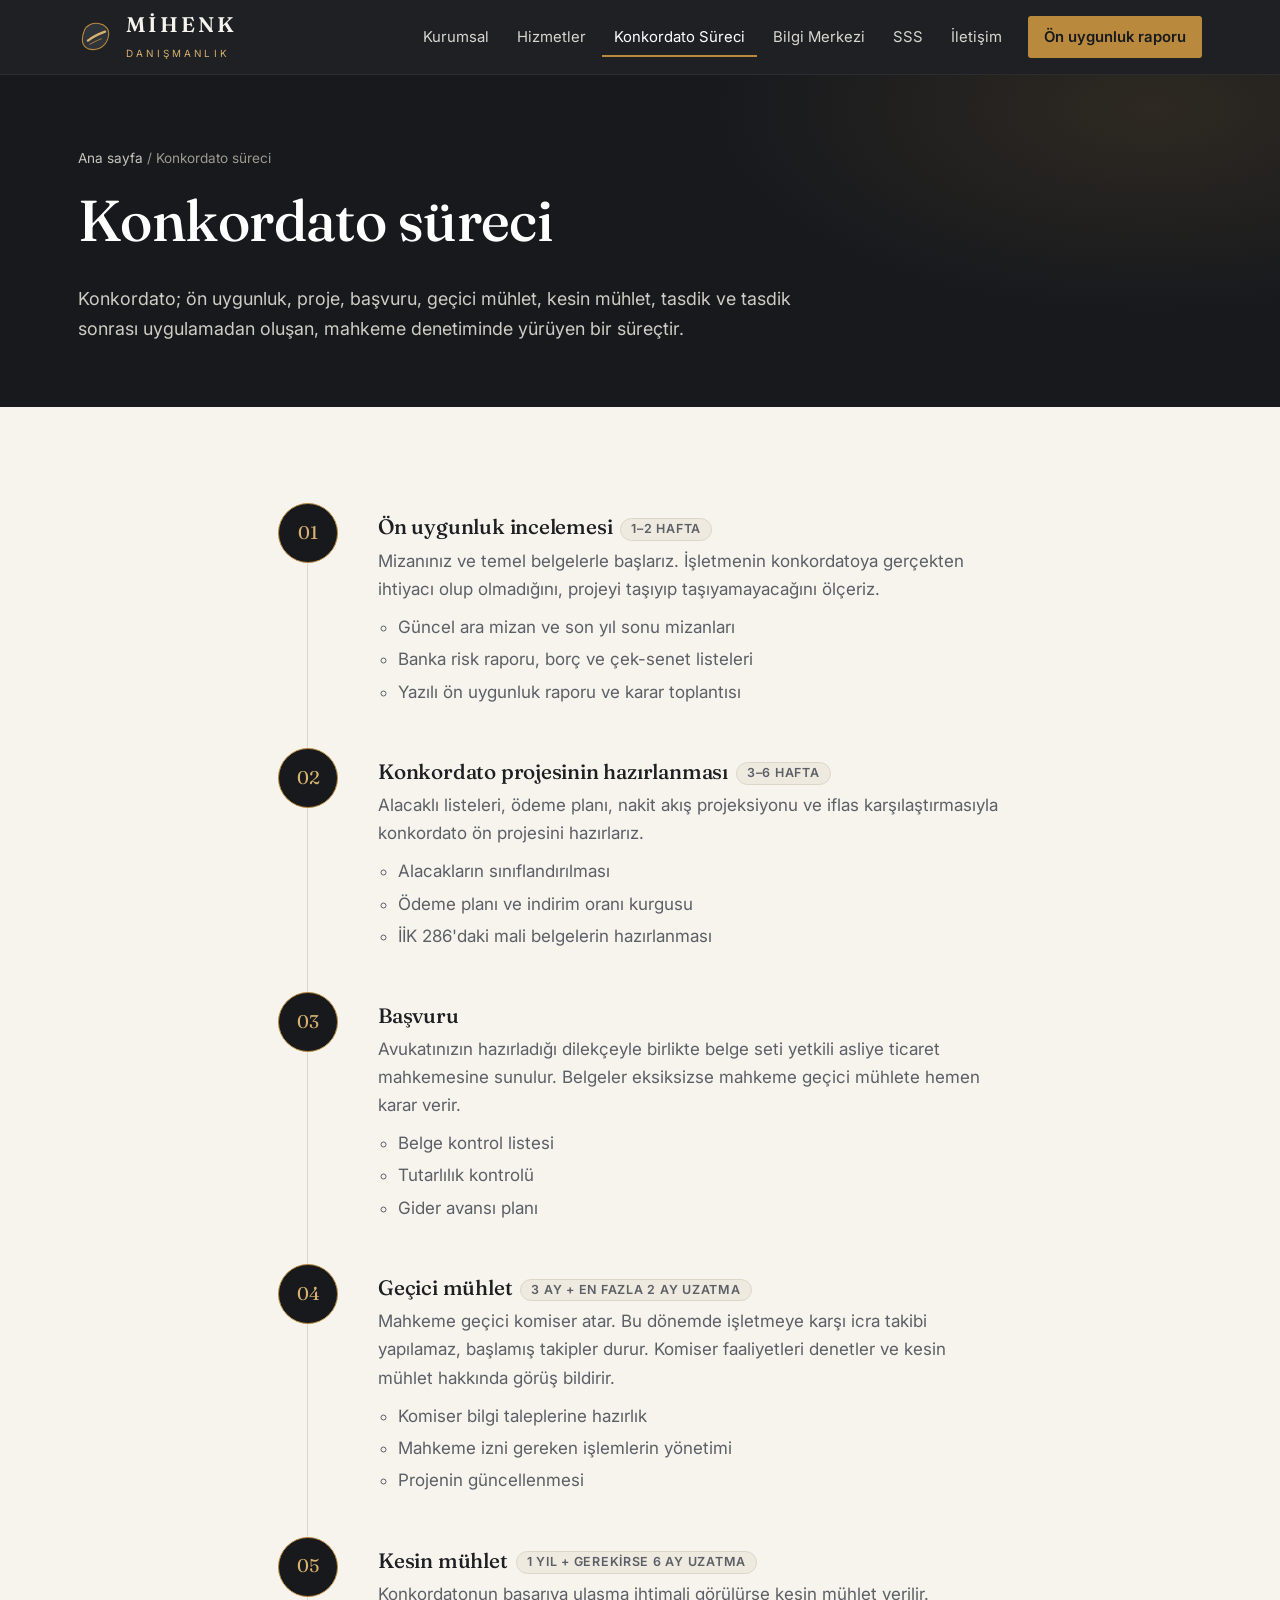
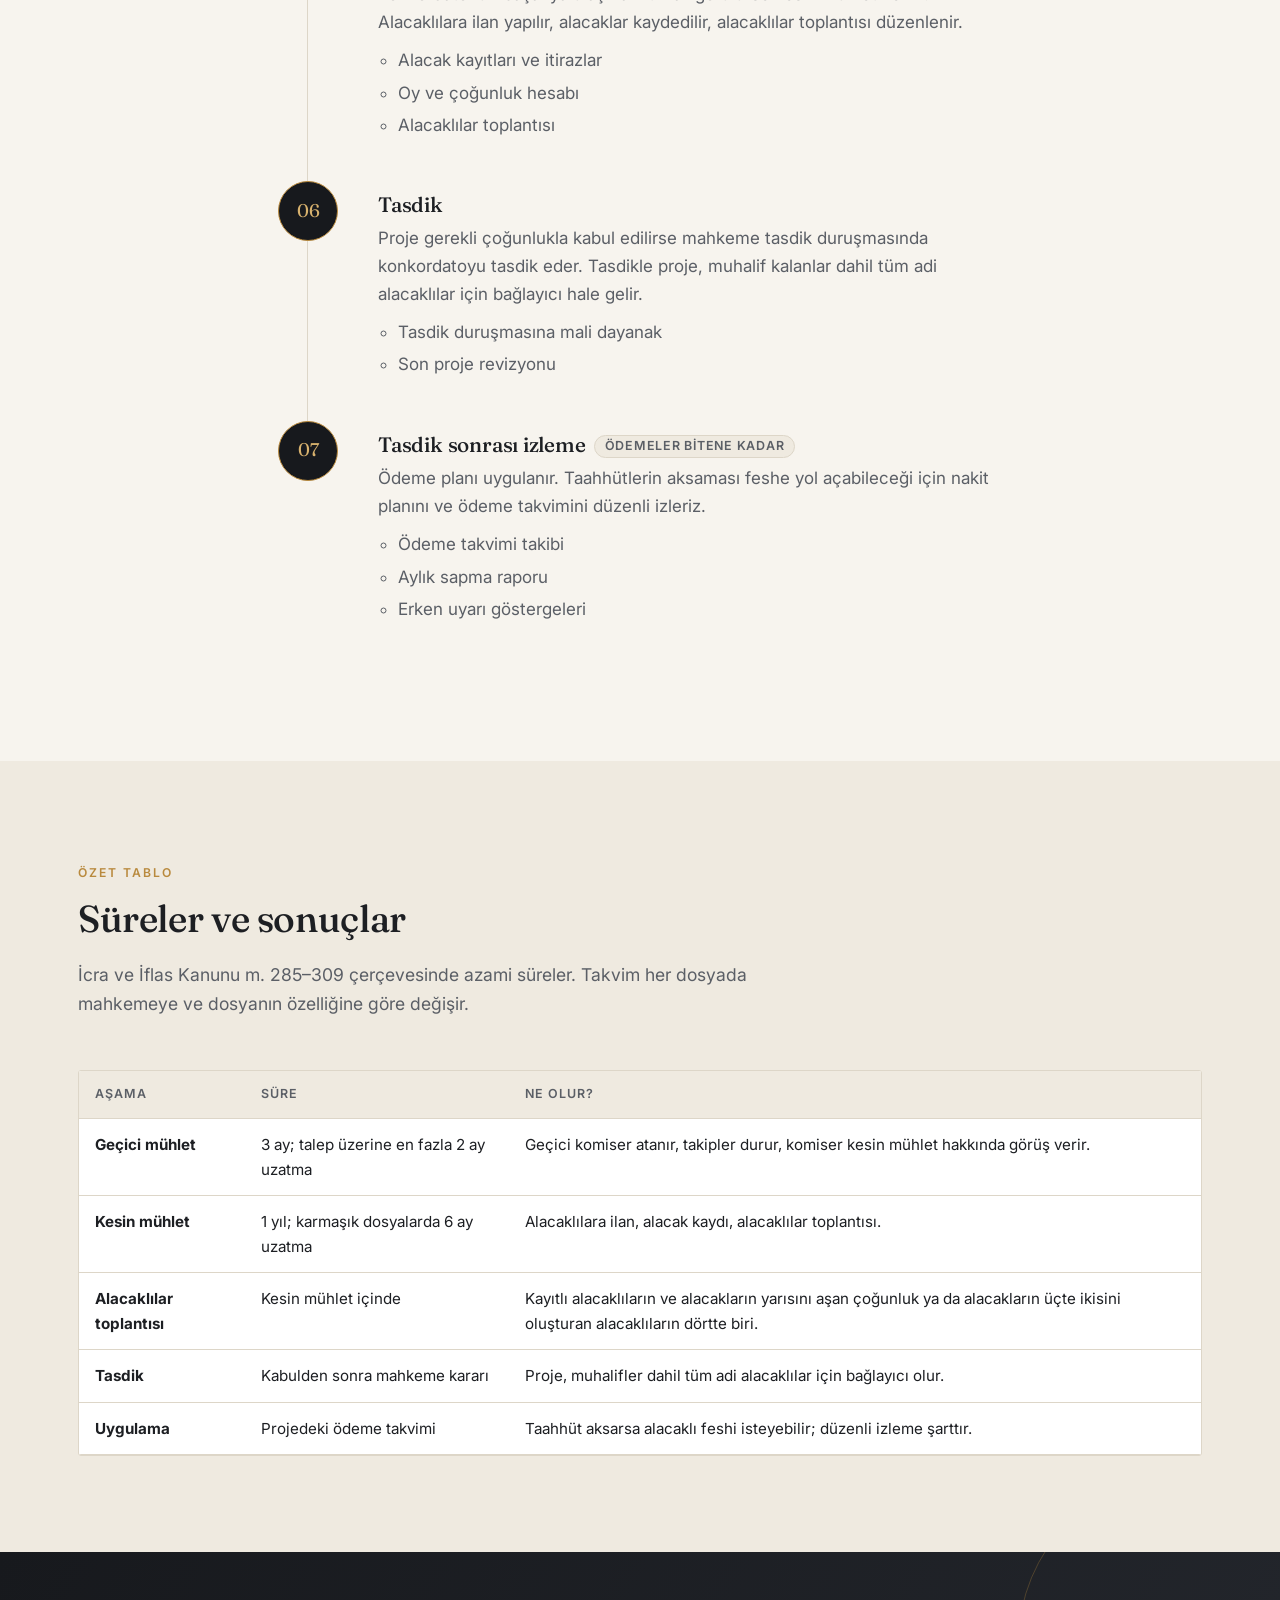
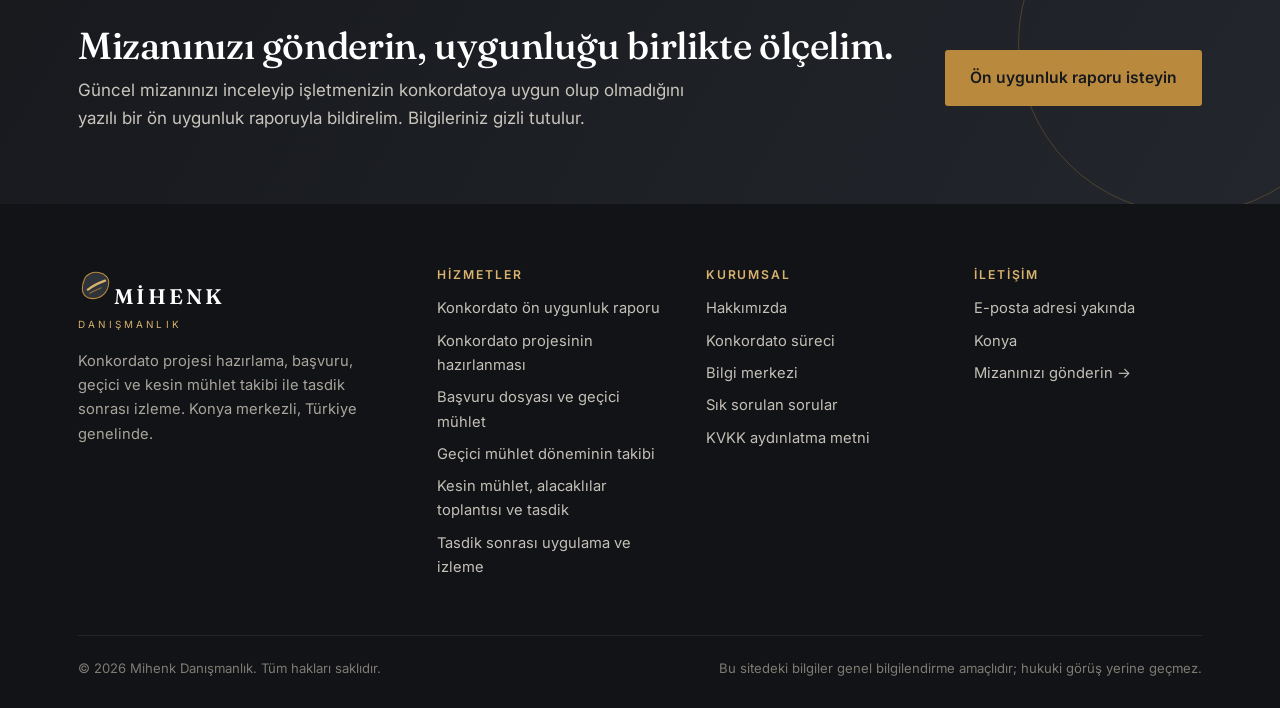
<file: konkordato-sureci.html>
<!doctype html>
<html lang="tr">
<head>
<meta charset="utf-8">
<meta name="viewport" content="width=device-width, initial-scale=1">
<title>Konkordato Süreci: Geçici Mühlet, Kesin Mühlet, Tasdik | Mihenk Danışmanlık</title>
<meta name="description" content="Konkordato süreci adım adım: ön uygunluk, proje, başvuru, geçici mühlet (3+2 ay), kesin mühlet (1 yıl+6 ay), alacaklılar toplantısı, tasdik ve izleme.">
<link rel="canonical" href="https://emreceran.github.io/mihenk-danismanlik/konkordato-sureci.html">
<meta property="og:type" content="website">
<meta property="og:site_name" content="Mihenk Danışmanlık">
<meta property="og:title" content="Konkordato Süreci: Geçici Mühlet, Kesin Mühlet, Tasdik | Mihenk Danışmanlık">
<meta property="og:description" content="Konkordato süreci adım adım: ön uygunluk, proje, başvuru, geçici mühlet (3+2 ay), kesin mühlet (1 yıl+6 ay), alacaklılar toplantısı, tasdik ve izleme.">
<meta property="og:url" content="https://emreceran.github.io/mihenk-danismanlik/konkordato-sureci.html">
<meta property="og:locale" content="tr_TR">
<meta name="theme-color" content="#17191d">
<link rel="icon" href="favicon.svg" type="image/svg+xml">
<link rel="preconnect" href="https://fonts.googleapis.com">
<link rel="preconnect" href="https://fonts.gstatic.com" crossorigin>
<link href="https://fonts.googleapis.com/css2?family=Fraunces:opsz,wght@9..144,400;9..144,500;9..144,600&family=Inter:wght@400;500;600;700&display=swap" rel="stylesheet">
<link rel="stylesheet" href="stil.css">
</head>
<body>
<header class="ust">
  <div class="kap ust-ic">
    <a class="logo" href="index.html" aria-label="Mihenk Danışmanlık ana sayfa"><svg viewBox="0 0 40 40" aria-hidden="true"><path d="M7 13c2-6 9-9 16-8 7 1 12 6 11 13-1 9-8 16-17 16S4 28 5 21c0-3 1-5 2-8z" fill="#2f333a" stroke="#b98a3e" stroke-width="1.2"/><path d="M11 24c5-4 11-7 19-10" stroke="#d8b26e" stroke-width="2.6" stroke-linecap="round" fill="none"/><path d="M13 28c4-2 8-4 13-6" stroke="#b98a3e" stroke-width="1.2" stroke-linecap="round" fill="none" opacity=".7"/></svg><span><span class="ad">MİHENK</span><span class="alt-ad">Danışmanlık</span></span></a>
    <button class="menu-dugme" aria-label="Menü" aria-expanded="false" onclick="var n=document.querySelector('.ust nav');var a=n.classList.toggle('acik');this.setAttribute('aria-expanded',a)"><span></span><span></span><span></span></button>
    <nav><a href="kurumsal.html">Kurumsal</a><a href="hizmetler.html">Hizmetler</a><a href="konkordato-sureci.html" aria-current=page>Konkordato Süreci</a><a href="bilgi/index.html">Bilgi Merkezi</a><a href="sss.html">SSS</a><a href="iletisim.html">İletişim</a><a class="nav-cta" href="on-uygunluk.html">Ön uygunluk raporu</a></nav>
  </div>
</header>
<main>
<section class="sayfa-bas"><div class="kap">
<div class="kirinti"><a href="index.html">Ana sayfa</a> / Konkordato süreci</div>
<h1>Konkordato süreci</h1><p>Konkordato; ön uygunluk, proje, başvuru, geçici mühlet, kesin mühlet, tasdik ve tasdik sonrası uygulamadan oluşan, mahkeme denetiminde yürüyen bir süreçtir.</p></div></section>
<section class="bolum"><div class="kap dar"><ol class="surec"><li><div><h3>Ön uygunluk incelemesi<span class="sure">1–2 hafta</span></h3><p>Mizanınız ve temel belgelerle başlarız. İşletmenin konkordatoya gerçekten ihtiyacı olup olmadığını, projeyi taşıyıp taşıyamayacağını ölçeriz.</p><ul><li>Güncel ara mizan ve son yıl sonu mizanları</li><li>Banka risk raporu, borç ve çek-senet listeleri</li><li>Yazılı ön uygunluk raporu ve karar toplantısı</li></ul></div></li><li><div><h3>Konkordato projesinin hazırlanması<span class="sure">3–6 hafta</span></h3><p>Alacaklı listeleri, ödeme planı, nakit akış projeksiyonu ve iflas karşılaştırmasıyla konkordato ön projesini hazırlarız.</p><ul><li>Alacakların sınıflandırılması</li><li>Ödeme planı ve indirim oranı kurgusu</li><li>İİK 286&#x27;daki mali belgelerin hazırlanması</li></ul></div></li><li><div><h3>Başvuru</h3><p>Avukatınızın hazırladığı dilekçeyle birlikte belge seti yetkili asliye ticaret mahkemesine sunulur. Belgeler eksiksizse mahkeme geçici mühlete hemen karar verir.</p><ul><li>Belge kontrol listesi</li><li>Tutarlılık kontrolü</li><li>Gider avansı planı</li></ul></div></li><li><div><h3>Geçici mühlet<span class="sure">3 ay + en fazla 2 ay uzatma</span></h3><p>Mahkeme geçici komiser atar. Bu dönemde işletmeye karşı icra takibi yapılamaz, başlamış takipler durur. Komiser faaliyetleri denetler ve kesin mühlet hakkında görüş bildirir.</p><ul><li>Komiser bilgi taleplerine hazırlık</li><li>Mahkeme izni gereken işlemlerin yönetimi</li><li>Projenin güncellenmesi</li></ul></div></li><li><div><h3>Kesin mühlet<span class="sure">1 yıl + gerekirse 6 ay uzatma</span></h3><p>Konkordatonun başarıya ulaşma ihtimali görülürse kesin mühlet verilir. Alacaklılara ilan yapılır, alacaklar kaydedilir, alacaklılar toplantısı düzenlenir.</p><ul><li>Alacak kayıtları ve itirazlar</li><li>Oy ve çoğunluk hesabı</li><li>Alacaklılar toplantısı</li></ul></div></li><li><div><h3>Tasdik</h3><p>Proje gerekli çoğunlukla kabul edilirse mahkeme tasdik duruşmasında konkordatoyu tasdik eder. Tasdikle proje, muhalif kalanlar dahil tüm adi alacaklılar için bağlayıcı hale gelir.</p><ul><li>Tasdik duruşmasına mali dayanak</li><li>Son proje revizyonu</li></ul></div></li><li><div><h3>Tasdik sonrası izleme<span class="sure">Ödemeler bitene kadar</span></h3><p>Ödeme planı uygulanır. Taahhütlerin aksaması feshe yol açabileceği için nakit planını ve ödeme takvimini düzenli izleriz.</p><ul><li>Ödeme takvimi takibi</li><li>Aylık sapma raporu</li><li>Erken uyarı göstergeleri</li></ul></div></li></ol></div></section>
<section class="bolum acik"><div class="kap">
  <div class="bolum-bas"><span class="etiket">Özet tablo</span><h2>Süreler ve sonuçlar</h2>
  <p>İcra ve İflas Kanunu m. 285–309 çerçevesinde azami süreler. Takvim her dosyada mahkemeye ve dosyanın özelliğine göre değişir.</p></div>
  <div class="tablo-kap"><table class="tablo"><thead><tr><th>Aşama</th><th>Süre</th><th>Ne olur?</th></tr></thead><tbody><tr><td><strong>Geçici mühlet</strong></td><td>3 ay; talep üzerine en fazla 2 ay uzatma</td><td>Geçici komiser atanır, takipler durur, komiser kesin mühlet hakkında görüş verir.</td></tr><tr><td><strong>Kesin mühlet</strong></td><td>1 yıl; karmaşık dosyalarda 6 ay uzatma</td><td>Alacaklılara ilan, alacak kaydı, alacaklılar toplantısı.</td></tr><tr><td><strong>Alacaklılar toplantısı</strong></td><td>Kesin mühlet içinde</td><td>Kayıtlı alacaklıların ve alacakların yarısını aşan çoğunluk ya da alacakların üçte ikisini oluşturan alacaklıların dörtte biri.</td></tr><tr><td><strong>Tasdik</strong></td><td>Kabulden sonra mahkeme kararı</td><td>Proje, muhalifler dahil tüm adi alacaklılar için bağlayıcı olur.</td></tr><tr><td><strong>Uygulama</strong></td><td>Projedeki ödeme takvimi</td><td>Taahhüt aksarsa alacaklı feshi isteyebilir; düzenli izleme şarttır.</td></tr></tbody></table></div>
</div></section>
<section class="cta"><div class="kap">
<div><h2>Mizanınızı gönderin, uygunluğu birlikte ölçelim.</h2>
<p>Güncel mizanınızı inceleyip işletmenizin konkordatoya uygun olup olmadığını yazılı bir ön uygunluk raporuyla bildirelim. Bilgileriniz gizli tutulur.</p></div>
<a class="dugme altin" href="on-uygunluk.html">Ön uygunluk raporu isteyin</a></div></section>
</main>
<footer class="alt">
  <div class="kap">
    <div class="alt-izgara">
      <div><a class="logo" href="index.html" aria-label="Mihenk Danışmanlık ana sayfa"><svg viewBox="0 0 40 40" aria-hidden="true"><path d="M7 13c2-6 9-9 16-8 7 1 12 6 11 13-1 9-8 16-17 16S4 28 5 21c0-3 1-5 2-8z" fill="#2f333a" stroke="#b98a3e" stroke-width="1.2"/><path d="M11 24c5-4 11-7 19-10" stroke="#d8b26e" stroke-width="2.6" stroke-linecap="round" fill="none"/><path d="M13 28c4-2 8-4 13-6" stroke="#b98a3e" stroke-width="1.2" stroke-linecap="round" fill="none" opacity=".7"/></svg><span><span class="ad">MİHENK</span><span class="alt-ad">Danışmanlık</span></span></a><p>Konkordato projesi hazırlama, başvuru, geçici ve kesin mühlet takibi ile tasdik sonrası izleme. Konya merkezli, Türkiye genelinde.</p></div>
      <div><h4>Hizmetler</h4><a href="hizmetler.html#on-uygunluk">Konkordato ön uygunluk raporu</a><a href="hizmetler.html#proje">Konkordato projesinin hazırlanması</a><a href="hizmetler.html#basvuru">Başvuru dosyası ve geçici mühlet</a><a href="hizmetler.html#gecici-muhlet">Geçici mühlet döneminin takibi</a><a href="hizmetler.html#kesin-muhlet">Kesin mühlet, alacaklılar toplantısı ve tasdik</a><a href="hizmetler.html#tasdik-sonrasi">Tasdik sonrası uygulama ve izleme</a></div>
      <div><h4>Kurumsal</h4><a href="kurumsal.html">Hakkımızda</a><a href="konkordato-sureci.html">Konkordato süreci</a><a href="bilgi/index.html">Bilgi merkezi</a><a href="sss.html">Sık sorulan sorular</a><a href="kvkk.html">KVKK aydınlatma metni</a></div>
      <div><h4>İletişim</h4><span class="s">E-posta adresi yakında</span><span class="s">Konya</span><a href="on-uygunluk.html">Mizanınızı gönderin →</a></div>
    </div>
    <div class="telif"><span>© 2026 Mihenk Danışmanlık. Tüm hakları saklıdır.</span><span>Bu sitedeki bilgiler genel bilgilendirme amaçlıdır; hukuki görüş yerine geçmez.</span></div>
  </div>
</footer>
</body>
</html>
</file>
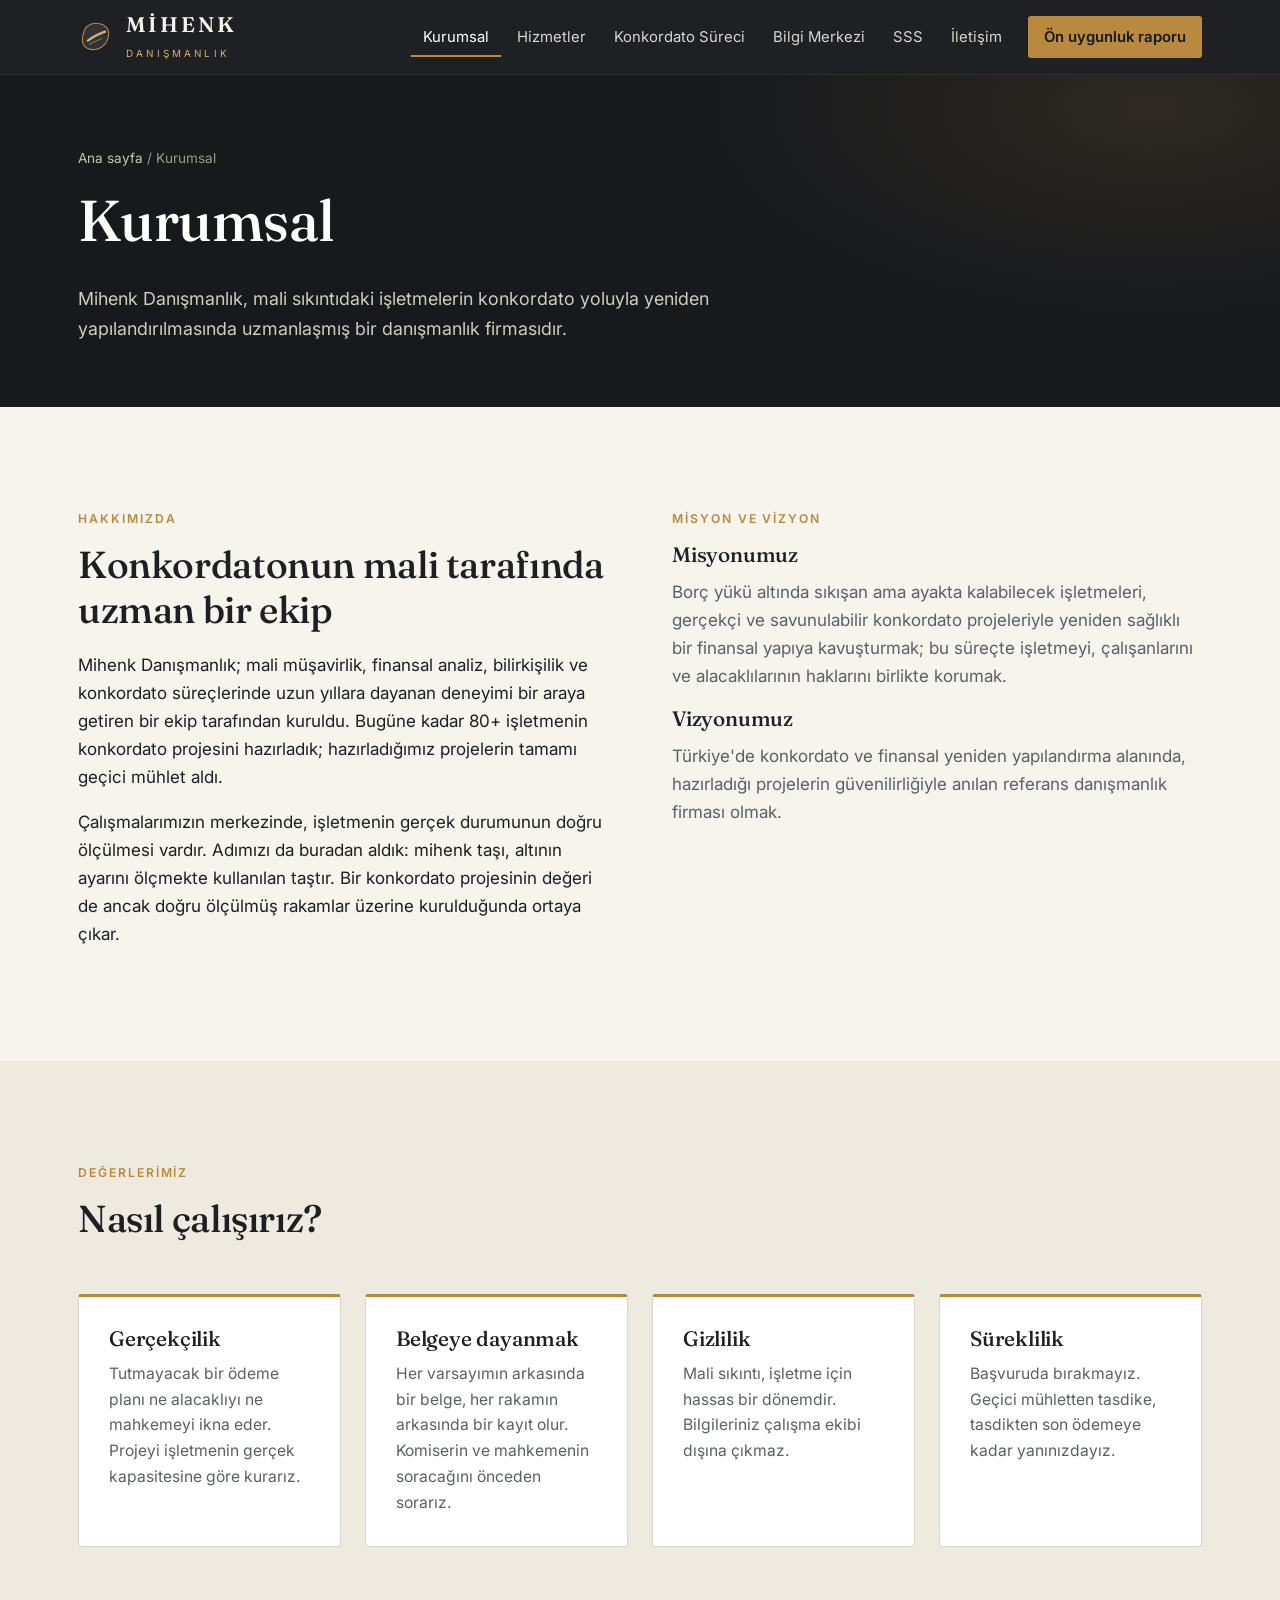
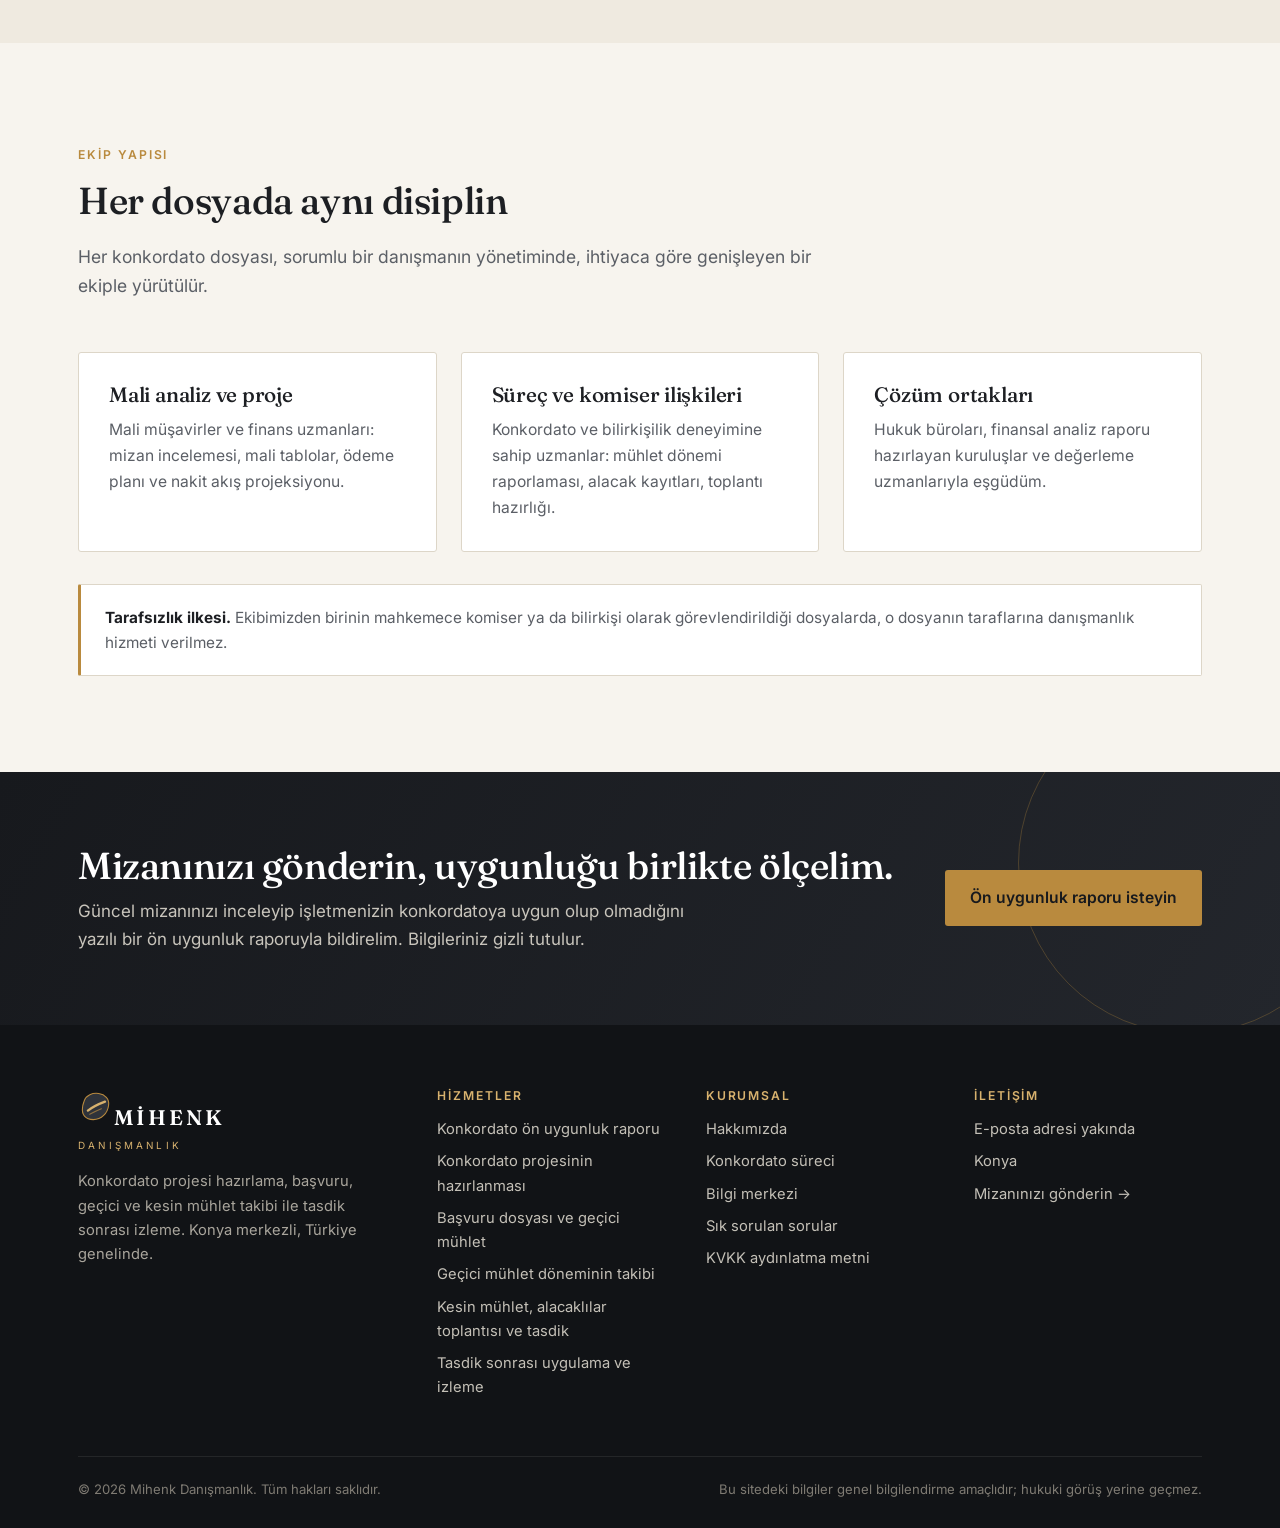
<file: kurumsal.html>
<!doctype html>
<html lang="tr">
<head>
<meta charset="utf-8">
<meta name="viewport" content="width=device-width, initial-scale=1">
<title>Kurumsal | Mihenk Danışmanlık</title>
<meta name="description" content="Mihenk Danışmanlık: konkordato projesi ve süreç takibinde uzman danışmanlık. 80+ proje, tamamı geçici mühlet aldı.">
<link rel="canonical" href="https://emreceran.github.io/mihenk-danismanlik/kurumsal.html">
<meta property="og:type" content="website">
<meta property="og:site_name" content="Mihenk Danışmanlık">
<meta property="og:title" content="Kurumsal | Mihenk Danışmanlık">
<meta property="og:description" content="Mihenk Danışmanlık: konkordato projesi ve süreç takibinde uzman danışmanlık. 80+ proje, tamamı geçici mühlet aldı.">
<meta property="og:url" content="https://emreceran.github.io/mihenk-danismanlik/kurumsal.html">
<meta property="og:locale" content="tr_TR">
<meta name="theme-color" content="#17191d">
<link rel="icon" href="favicon.svg" type="image/svg+xml">
<link rel="preconnect" href="https://fonts.googleapis.com">
<link rel="preconnect" href="https://fonts.gstatic.com" crossorigin>
<link href="https://fonts.googleapis.com/css2?family=Fraunces:opsz,wght@9..144,400;9..144,500;9..144,600&family=Inter:wght@400;500;600;700&display=swap" rel="stylesheet">
<link rel="stylesheet" href="stil.css">
</head>
<body>
<header class="ust">
  <div class="kap ust-ic">
    <a class="logo" href="index.html" aria-label="Mihenk Danışmanlık ana sayfa"><svg viewBox="0 0 40 40" aria-hidden="true"><path d="M7 13c2-6 9-9 16-8 7 1 12 6 11 13-1 9-8 16-17 16S4 28 5 21c0-3 1-5 2-8z" fill="#2f333a" stroke="#b98a3e" stroke-width="1.2"/><path d="M11 24c5-4 11-7 19-10" stroke="#d8b26e" stroke-width="2.6" stroke-linecap="round" fill="none"/><path d="M13 28c4-2 8-4 13-6" stroke="#b98a3e" stroke-width="1.2" stroke-linecap="round" fill="none" opacity=".7"/></svg><span><span class="ad">MİHENK</span><span class="alt-ad">Danışmanlık</span></span></a>
    <button class="menu-dugme" aria-label="Menü" aria-expanded="false" onclick="var n=document.querySelector('.ust nav');var a=n.classList.toggle('acik');this.setAttribute('aria-expanded',a)"><span></span><span></span><span></span></button>
    <nav><a href="kurumsal.html" aria-current=page>Kurumsal</a><a href="hizmetler.html">Hizmetler</a><a href="konkordato-sureci.html">Konkordato Süreci</a><a href="bilgi/index.html">Bilgi Merkezi</a><a href="sss.html">SSS</a><a href="iletisim.html">İletişim</a><a class="nav-cta" href="on-uygunluk.html">Ön uygunluk raporu</a></nav>
  </div>
</header>
<main>
<section class="sayfa-bas"><div class="kap">
<div class="kirinti"><a href="index.html">Ana sayfa</a> / Kurumsal</div>
<h1>Kurumsal</h1><p>Mihenk Danışmanlık, mali sıkıntıdaki işletmelerin konkordato yoluyla yeniden yapılandırılmasında uzmanlaşmış bir danışmanlık firmasıdır.</p></div></section>
<section class="bolum"><div class="kap ikili">
  <div>
    <span class="etiket">Hakkımızda</span>
    <h2>Konkordatonun mali tarafında uzman bir ekip</h2>
    <p>Mihenk Danışmanlık; mali müşavirlik, finansal analiz, bilirkişilik ve konkordato süreçlerinde uzun yıllara dayanan deneyimi
    bir araya getiren bir ekip tarafından kuruldu. Bugüne kadar 80+ işletmenin konkordato projesini hazırladık;
    hazırladığımız projelerin tamamı geçici mühlet aldı.</p>
    <p>Çalışmalarımızın merkezinde, işletmenin gerçek durumunun doğru ölçülmesi vardır. Adımızı da buradan aldık: mihenk taşı,
    altının ayarını ölçmekte kullanılan taştır. Bir konkordato projesinin değeri de ancak doğru ölçülmüş rakamlar üzerine
    kurulduğunda ortaya çıkar.</p>
  </div>
  <div>
    <span class="etiket">Misyon ve vizyon</span>
    <h3>Misyonumuz</h3>
    <p class="ince">Borç yükü altında sıkışan ama ayakta kalabilecek işletmeleri, gerçekçi ve savunulabilir konkordato projeleriyle
    yeniden sağlıklı bir finansal yapıya kavuşturmak; bu süreçte işletmeyi, çalışanlarını ve alacaklılarının haklarını birlikte korumak.</p>
    <h3>Vizyonumuz</h3>
    <p class="ince">Türkiye'de konkordato ve finansal yeniden yapılandırma alanında, hazırladığı projelerin güvenilirliğiyle anılan
    referans danışmanlık firması olmak.</p>
  </div>
</div></section>

<section class="bolum acik"><div class="kap">
  <div class="bolum-bas"><span class="etiket">Değerlerimiz</span><h2>Nasıl çalışırız?</h2></div>
  <div class="izgara u4"><div class="kart vurgu"><h3>Gerçekçilik</h3><p>Tutmayacak bir ödeme planı ne alacaklıyı ne mahkemeyi ikna eder. Projeyi işletmenin gerçek kapasitesine göre kurarız.</p></div><div class="kart vurgu"><h3>Belgeye dayanmak</h3><p>Her varsayımın arkasında bir belge, her rakamın arkasında bir kayıt olur. Komiserin ve mahkemenin soracağını önceden sorarız.</p></div><div class="kart vurgu"><h3>Gizlilik</h3><p>Mali sıkıntı, işletme için hassas bir dönemdir. Bilgileriniz çalışma ekibi dışına çıkmaz.</p></div><div class="kart vurgu"><h3>Süreklilik</h3><p>Başvuruda bırakmayız. Geçici mühletten tasdike, tasdikten son ödemeye kadar yanınızdayız.</p></div></div>
</div></section>

<section class="bolum"><div class="kap">
  <div class="bolum-bas"><span class="etiket">Ekip yapısı</span><h2>Her dosyada aynı disiplin</h2>
  <p>Her konkordato dosyası, sorumlu bir danışmanın yönetiminde, ihtiyaca göre genişleyen bir ekiple yürütülür.</p></div>
  <div class="izgara u3">
    <div class="kart"><h3>Mali analiz ve proje</h3><p>Mali müşavirler ve finans uzmanları: mizan incelemesi, mali tablolar, ödeme planı ve nakit akış projeksiyonu.</p></div>
    <div class="kart"><h3>Süreç ve komiser ilişkileri</h3><p>Konkordato ve bilirkişilik deneyimine sahip uzmanlar: mühlet dönemi raporlaması, alacak kayıtları, toplantı hazırlığı.</p></div>
    <div class="kart"><h3>Çözüm ortakları</h3><p>Hukuk büroları, finansal analiz raporu hazırlayan kuruluşlar ve değerleme uzmanlarıyla eşgüdüm.</p></div>
  </div>
  <div class="not-kutu" style="margin-top:32px"><strong>Tarafsızlık ilkesi.</strong> Ekibimizden birinin mahkemece komiser ya da bilirkişi
  olarak görevlendirildiği dosyalarda, o dosyanın taraflarına danışmanlık hizmeti verilmez.</div>
</div></section>
<section class="cta"><div class="kap">
<div><h2>Mizanınızı gönderin, uygunluğu birlikte ölçelim.</h2>
<p>Güncel mizanınızı inceleyip işletmenizin konkordatoya uygun olup olmadığını yazılı bir ön uygunluk raporuyla bildirelim. Bilgileriniz gizli tutulur.</p></div>
<a class="dugme altin" href="on-uygunluk.html">Ön uygunluk raporu isteyin</a></div></section>
</main>
<footer class="alt">
  <div class="kap">
    <div class="alt-izgara">
      <div><a class="logo" href="index.html" aria-label="Mihenk Danışmanlık ana sayfa"><svg viewBox="0 0 40 40" aria-hidden="true"><path d="M7 13c2-6 9-9 16-8 7 1 12 6 11 13-1 9-8 16-17 16S4 28 5 21c0-3 1-5 2-8z" fill="#2f333a" stroke="#b98a3e" stroke-width="1.2"/><path d="M11 24c5-4 11-7 19-10" stroke="#d8b26e" stroke-width="2.6" stroke-linecap="round" fill="none"/><path d="M13 28c4-2 8-4 13-6" stroke="#b98a3e" stroke-width="1.2" stroke-linecap="round" fill="none" opacity=".7"/></svg><span><span class="ad">MİHENK</span><span class="alt-ad">Danışmanlık</span></span></a><p>Konkordato projesi hazırlama, başvuru, geçici ve kesin mühlet takibi ile tasdik sonrası izleme. Konya merkezli, Türkiye genelinde.</p></div>
      <div><h4>Hizmetler</h4><a href="hizmetler.html#on-uygunluk">Konkordato ön uygunluk raporu</a><a href="hizmetler.html#proje">Konkordato projesinin hazırlanması</a><a href="hizmetler.html#basvuru">Başvuru dosyası ve geçici mühlet</a><a href="hizmetler.html#gecici-muhlet">Geçici mühlet döneminin takibi</a><a href="hizmetler.html#kesin-muhlet">Kesin mühlet, alacaklılar toplantısı ve tasdik</a><a href="hizmetler.html#tasdik-sonrasi">Tasdik sonrası uygulama ve izleme</a></div>
      <div><h4>Kurumsal</h4><a href="kurumsal.html">Hakkımızda</a><a href="konkordato-sureci.html">Konkordato süreci</a><a href="bilgi/index.html">Bilgi merkezi</a><a href="sss.html">Sık sorulan sorular</a><a href="kvkk.html">KVKK aydınlatma metni</a></div>
      <div><h4>İletişim</h4><span class="s">E-posta adresi yakında</span><span class="s">Konya</span><a href="on-uygunluk.html">Mizanınızı gönderin →</a></div>
    </div>
    <div class="telif"><span>© 2026 Mihenk Danışmanlık. Tüm hakları saklıdır.</span><span>Bu sitedeki bilgiler genel bilgilendirme amaçlıdır; hukuki görüş yerine geçmez.</span></div>
  </div>
</footer>
</body>
</html>
</file>
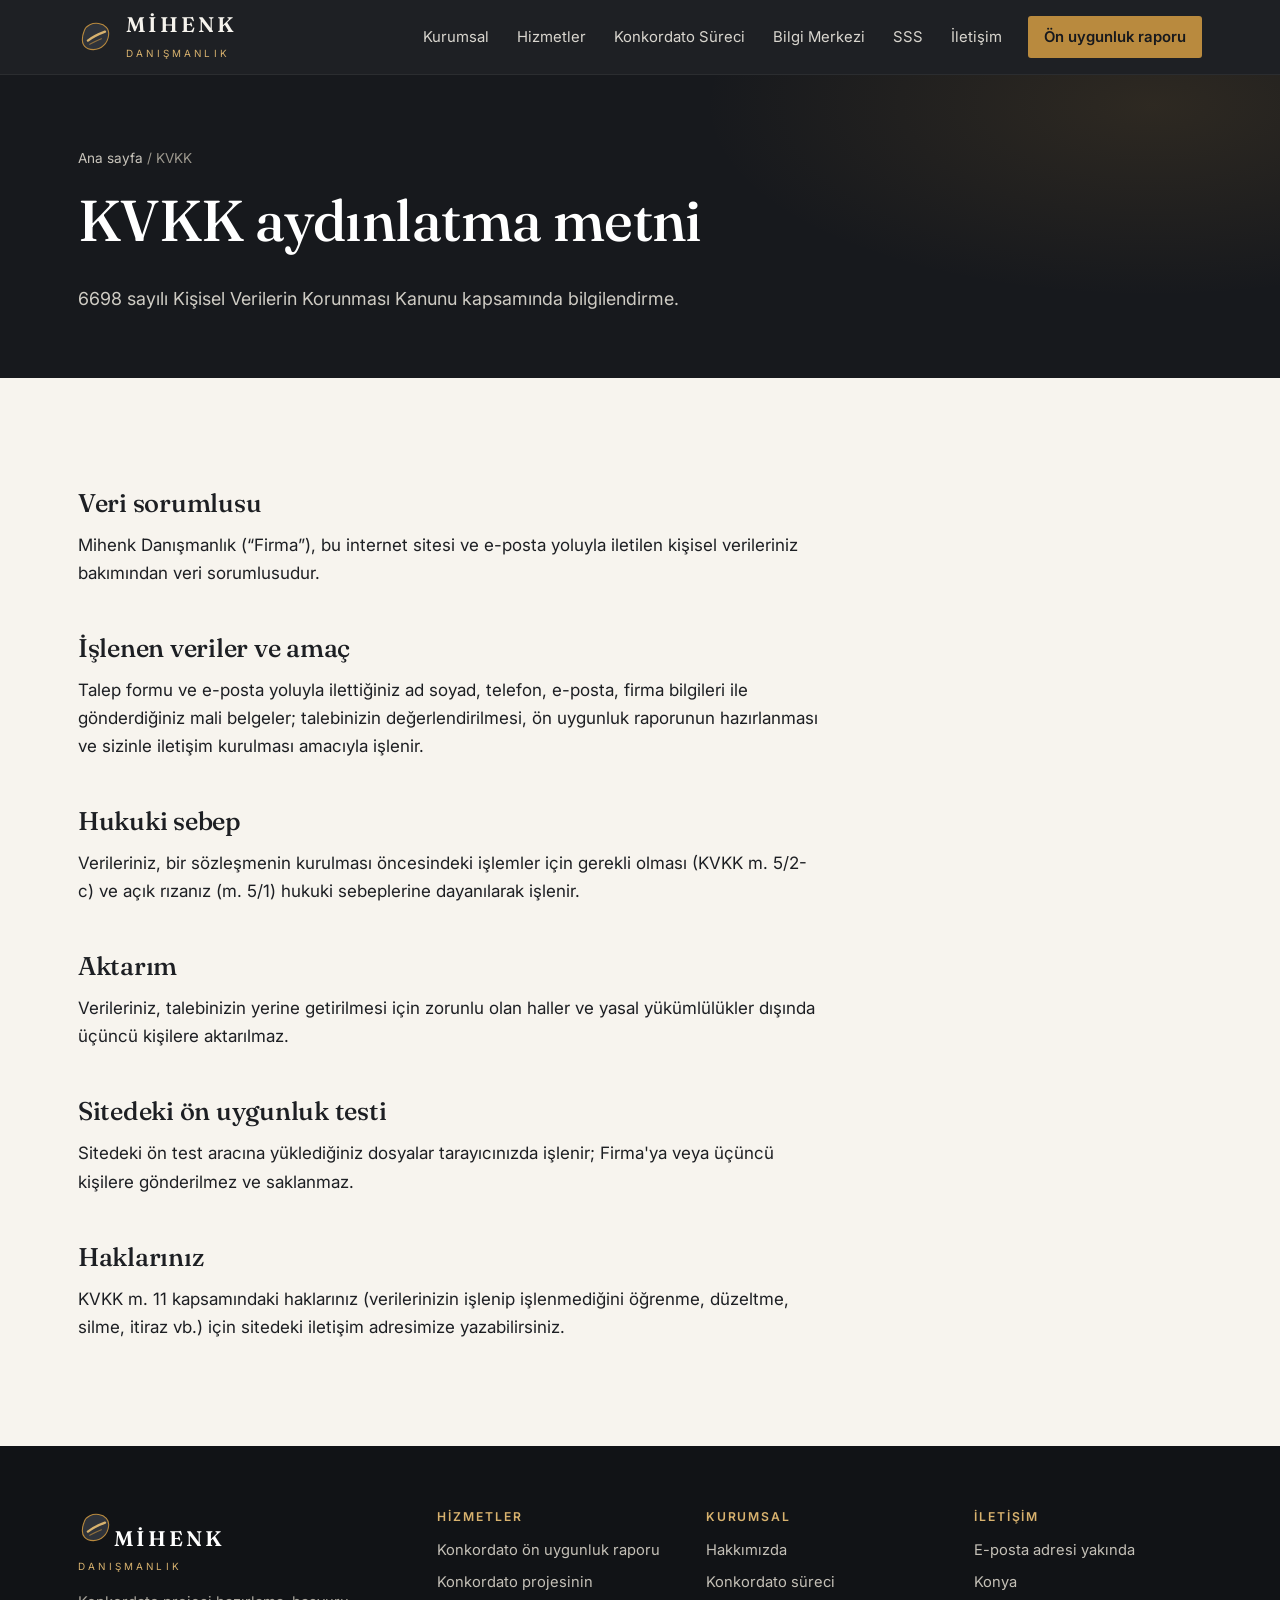
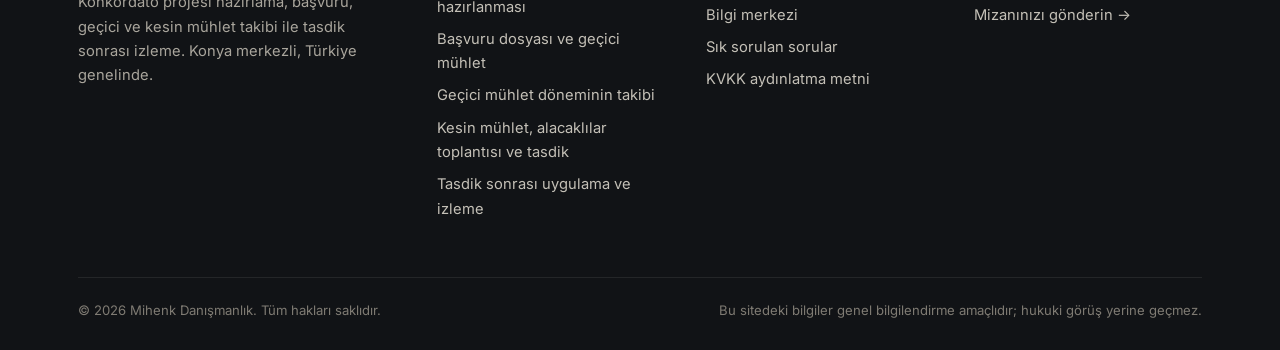
<file: kvkk.html>
<!doctype html>
<html lang="tr">
<head>
<meta charset="utf-8">
<meta name="viewport" content="width=device-width, initial-scale=1">
<title>KVKK Aydınlatma Metni | Mihenk Danışmanlık</title>
<meta name="description" content="Mihenk Danışmanlık kişisel verilerin korunması aydınlatma metni.">
<link rel="canonical" href="https://emreceran.github.io/mihenk-danismanlik/kvkk.html">
<meta property="og:type" content="website">
<meta property="og:site_name" content="Mihenk Danışmanlık">
<meta property="og:title" content="KVKK Aydınlatma Metni | Mihenk Danışmanlık">
<meta property="og:description" content="Mihenk Danışmanlık kişisel verilerin korunması aydınlatma metni.">
<meta property="og:url" content="https://emreceran.github.io/mihenk-danismanlik/kvkk.html">
<meta property="og:locale" content="tr_TR">
<meta name="theme-color" content="#17191d">
<link rel="icon" href="favicon.svg" type="image/svg+xml">
<link rel="preconnect" href="https://fonts.googleapis.com">
<link rel="preconnect" href="https://fonts.gstatic.com" crossorigin>
<link href="https://fonts.googleapis.com/css2?family=Fraunces:opsz,wght@9..144,400;9..144,500;9..144,600&family=Inter:wght@400;500;600;700&display=swap" rel="stylesheet">
<link rel="stylesheet" href="stil.css">
</head>
<body>
<header class="ust">
  <div class="kap ust-ic">
    <a class="logo" href="index.html" aria-label="Mihenk Danışmanlık ana sayfa"><svg viewBox="0 0 40 40" aria-hidden="true"><path d="M7 13c2-6 9-9 16-8 7 1 12 6 11 13-1 9-8 16-17 16S4 28 5 21c0-3 1-5 2-8z" fill="#2f333a" stroke="#b98a3e" stroke-width="1.2"/><path d="M11 24c5-4 11-7 19-10" stroke="#d8b26e" stroke-width="2.6" stroke-linecap="round" fill="none"/><path d="M13 28c4-2 8-4 13-6" stroke="#b98a3e" stroke-width="1.2" stroke-linecap="round" fill="none" opacity=".7"/></svg><span><span class="ad">MİHENK</span><span class="alt-ad">Danışmanlık</span></span></a>
    <button class="menu-dugme" aria-label="Menü" aria-expanded="false" onclick="var n=document.querySelector('.ust nav');var a=n.classList.toggle('acik');this.setAttribute('aria-expanded',a)"><span></span><span></span><span></span></button>
    <nav><a href="kurumsal.html">Kurumsal</a><a href="hizmetler.html">Hizmetler</a><a href="konkordato-sureci.html">Konkordato Süreci</a><a href="bilgi/index.html">Bilgi Merkezi</a><a href="sss.html">SSS</a><a href="iletisim.html">İletişim</a><a class="nav-cta" href="on-uygunluk.html">Ön uygunluk raporu</a></nav>
  </div>
</header>
<main>
<section class="sayfa-bas"><div class="kap">
<div class="kirinti"><a href="index.html">Ana sayfa</a> / KVKK</div>
<h1>KVKK aydınlatma metni</h1><p>6698 sayılı Kişisel Verilerin Korunması Kanunu kapsamında bilgilendirme.</p></div></section>
<article class="makale"><div class="kap"><div class="icerik">
<h2>Veri sorumlusu</h2><p>Mihenk Danışmanlık (“Firma”), bu internet sitesi ve e-posta yoluyla iletilen kişisel verileriniz bakımından veri sorumlusudur.</p>
<h2>İşlenen veriler ve amaç</h2><p>Talep formu ve e-posta yoluyla ilettiğiniz ad soyad, telefon, e-posta, firma bilgileri ile gönderdiğiniz mali belgeler;
talebinizin değerlendirilmesi, ön uygunluk raporunun hazırlanması ve sizinle iletişim kurulması amacıyla işlenir.</p>
<h2>Hukuki sebep</h2><p>Verileriniz, bir sözleşmenin kurulması öncesindeki işlemler için gerekli olması (KVKK m. 5/2-c) ve açık rızanız (m. 5/1) hukuki sebeplerine dayanılarak işlenir.</p>
<h2>Aktarım</h2><p>Verileriniz, talebinizin yerine getirilmesi için zorunlu olan haller ve yasal yükümlülükler dışında üçüncü kişilere aktarılmaz.</p>
<h2>Sitedeki ön uygunluk testi</h2><p>Sitedeki ön test aracına yüklediğiniz dosyalar tarayıcınızda işlenir; Firma'ya veya üçüncü kişilere gönderilmez ve saklanmaz.</p>
<h2>Haklarınız</h2><p>KVKK m. 11 kapsamındaki haklarınız (verilerinizin işlenip işlenmediğini öğrenme, düzeltme, silme, itiraz vb.) için sitedeki iletişim adresimize yazabilirsiniz.</p>
</div></div></article>
</main>
<footer class="alt">
  <div class="kap">
    <div class="alt-izgara">
      <div><a class="logo" href="index.html" aria-label="Mihenk Danışmanlık ana sayfa"><svg viewBox="0 0 40 40" aria-hidden="true"><path d="M7 13c2-6 9-9 16-8 7 1 12 6 11 13-1 9-8 16-17 16S4 28 5 21c0-3 1-5 2-8z" fill="#2f333a" stroke="#b98a3e" stroke-width="1.2"/><path d="M11 24c5-4 11-7 19-10" stroke="#d8b26e" stroke-width="2.6" stroke-linecap="round" fill="none"/><path d="M13 28c4-2 8-4 13-6" stroke="#b98a3e" stroke-width="1.2" stroke-linecap="round" fill="none" opacity=".7"/></svg><span><span class="ad">MİHENK</span><span class="alt-ad">Danışmanlık</span></span></a><p>Konkordato projesi hazırlama, başvuru, geçici ve kesin mühlet takibi ile tasdik sonrası izleme. Konya merkezli, Türkiye genelinde.</p></div>
      <div><h4>Hizmetler</h4><a href="hizmetler.html#on-uygunluk">Konkordato ön uygunluk raporu</a><a href="hizmetler.html#proje">Konkordato projesinin hazırlanması</a><a href="hizmetler.html#basvuru">Başvuru dosyası ve geçici mühlet</a><a href="hizmetler.html#gecici-muhlet">Geçici mühlet döneminin takibi</a><a href="hizmetler.html#kesin-muhlet">Kesin mühlet, alacaklılar toplantısı ve tasdik</a><a href="hizmetler.html#tasdik-sonrasi">Tasdik sonrası uygulama ve izleme</a></div>
      <div><h4>Kurumsal</h4><a href="kurumsal.html">Hakkımızda</a><a href="konkordato-sureci.html">Konkordato süreci</a><a href="bilgi/index.html">Bilgi merkezi</a><a href="sss.html">Sık sorulan sorular</a><a href="kvkk.html">KVKK aydınlatma metni</a></div>
      <div><h4>İletişim</h4><span class="s">E-posta adresi yakında</span><span class="s">Konya</span><a href="on-uygunluk.html">Mizanınızı gönderin →</a></div>
    </div>
    <div class="telif"><span>© 2026 Mihenk Danışmanlık. Tüm hakları saklıdır.</span><span>Bu sitedeki bilgiler genel bilgilendirme amaçlıdır; hukuki görüş yerine geçmez.</span></div>
  </div>
</footer>
</body>
</html>
</file>
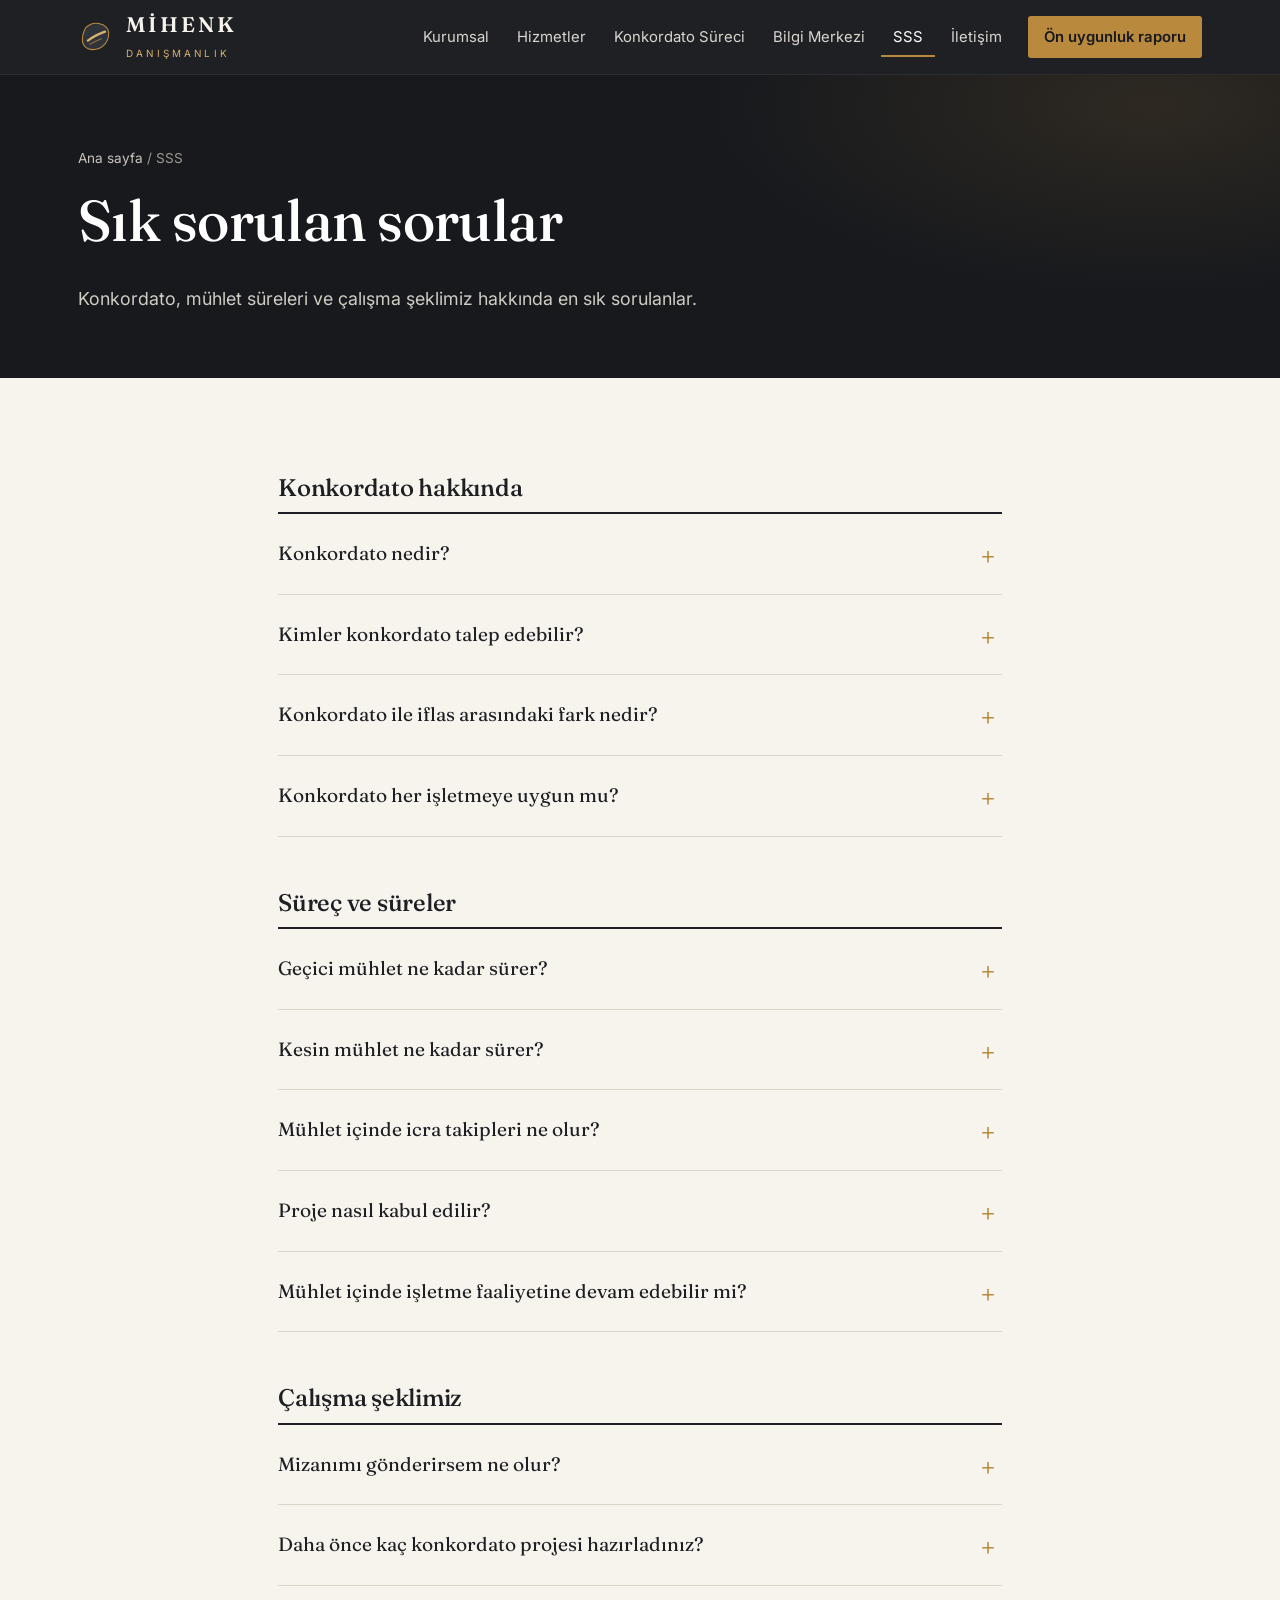
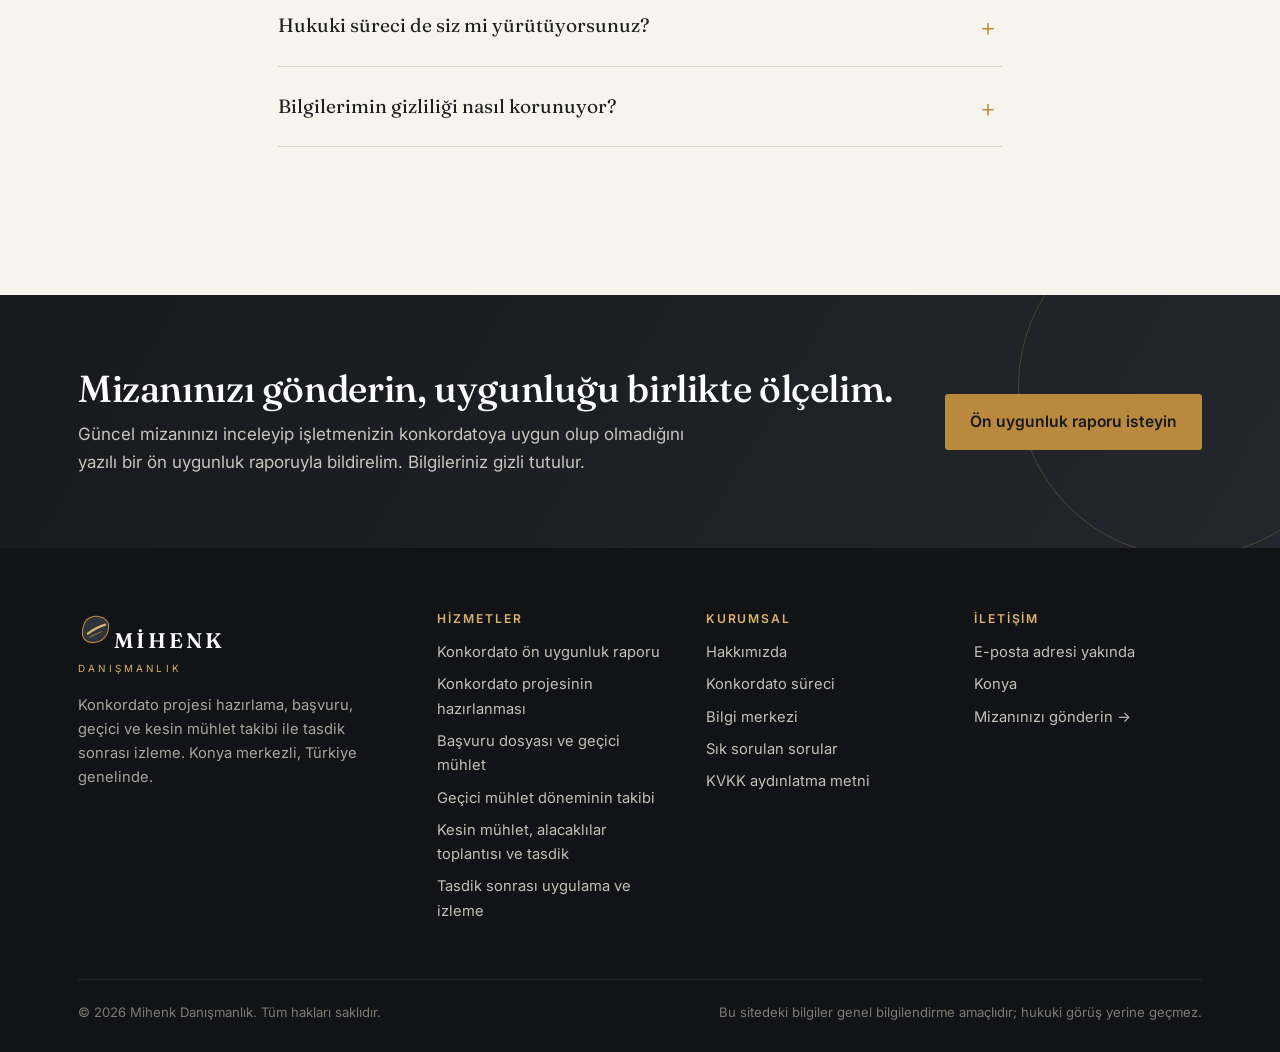
<file: sss.html>
<!doctype html>
<html lang="tr">
<head>
<meta charset="utf-8">
<meta name="viewport" content="width=device-width, initial-scale=1">
<title>Konkordato Hakkında Sık Sorulan Sorular | Mihenk Danışmanlık</title>
<meta name="description" content="Konkordato nedir, geçici ve kesin mühlet ne kadar sürer, proje nasıl kabul edilir, mizanımı gönderirsem ne olur?">
<link rel="canonical" href="https://emreceran.github.io/mihenk-danismanlik/sss.html">
<meta property="og:type" content="website">
<meta property="og:site_name" content="Mihenk Danışmanlık">
<meta property="og:title" content="Konkordato Hakkında Sık Sorulan Sorular | Mihenk Danışmanlık">
<meta property="og:description" content="Konkordato nedir, geçici ve kesin mühlet ne kadar sürer, proje nasıl kabul edilir, mizanımı gönderirsem ne olur?">
<meta property="og:url" content="https://emreceran.github.io/mihenk-danismanlik/sss.html">
<meta property="og:locale" content="tr_TR">
<meta name="theme-color" content="#17191d">
<link rel="icon" href="favicon.svg" type="image/svg+xml">
<link rel="preconnect" href="https://fonts.googleapis.com">
<link rel="preconnect" href="https://fonts.gstatic.com" crossorigin>
<link href="https://fonts.googleapis.com/css2?family=Fraunces:opsz,wght@9..144,400;9..144,500;9..144,600&family=Inter:wght@400;500;600;700&display=swap" rel="stylesheet">
<link rel="stylesheet" href="stil.css">
<script type="application/ld+json">{"@context": "https://schema.org", "@type": "FAQPage", "mainEntity": [{"@type": "Question", "name": "Konkordato nedir?", "acceptedAnswer": {"@type": "Answer", "text": "Borçlarını vadesinde ödeyemeyen ya da ödeyememe tehlikesi altında olan borçlunun, alacaklılarıyla vade ve/veya indirim içeren bir ödeme planı üzerinde anlaşmasını sağlayan, mahkeme denetimindeki yasal yeniden yapılandırma yoludur. İcra ve İflas Kanunu'nun 285 ve devamı maddelerinde düzenlenir."}}, {"@type": "Question", "name": "Kimler konkordato talep edebilir?", "acceptedAnswer": {"@type": "Answer", "text": "İflasa tabi olan ya da olmayan her borçlu (şirketler, şahıs işletmeleri, tacir olmayan kişiler) konkordato talep edebilir. İflas yoluyla takip edebilecek alacaklılar da borçlu hakkında konkordato talebinde bulunabilir."}}, {"@type": "Question", "name": "Konkordato ile iflas arasındaki fark nedir?", "acceptedAnswer": {"@type": "Answer", "text": "İflasta işletme tasfiye edilir, varlıklar satılır ve alacaklılar elde edilen tutardan pay alır. Konkordatoda ise işletme faaliyetine devam eder ve borçlarını faaliyetinden elde ettiği nakitle, kabul edilen plan çerçevesinde öder. Konkordato, işletmeyi ve istihdamı koruyan bir yoldur."}}, {"@type": "Question", "name": "Konkordato her işletmeye uygun mu?", "acceptedAnswer": {"@type": "Answer", "text": "Hayır. Konkordato, mali sıkıntı içinde olan ama faaliyeti borç yükü hafifletildiğinde ayakta kalabilecek işletmeler içindir. Faaliyeti durmuş, ödeme planını karşılayacak bir nakit kaynağı gösteremeyen işletmelerde başarı ihtimali düşüktür. Bu yüzden her çalışmaya ön uygunluk incelemesiyle başlıyoruz."}}, {"@type": "Question", "name": "Geçici mühlet ne kadar sürer?", "acceptedAnswer": {"@type": "Answer", "text": "Geçici mühlet üç aydır; gerekli hallerde talep üzerine iki ay daha uzatılabilir. Mahkeme, başvuru belgeleri eksiksizse geçici mühlete hemen karar verir ve bir geçici komiser atar."}}, {"@type": "Question", "name": "Kesin mühlet ne kadar sürer?", "acceptedAnswer": {"@type": "Answer", "text": "Kesin mühlet bir yıldır. Özellikle karmaşık durumlarda komiserin gerekçeli raporu üzerine altı ay daha uzatılabilir."}}, {"@type": "Question", "name": "Mühlet içinde icra takipleri ne olur?", "acceptedAnswer": {"@type": "Answer", "text": "Mühlet süresince borçluya karşı takip yapılamaz ve önceden başlamış takipler durur. İhtiyati haciz gibi tedbirler uygulanamaz. Rehinli alacaklar için takip yapılabilse de muhafaza ve satış işlemleri yapılamaz. Ayrıntılar dosyanın özelliğine göre hukuk ekibinizle birlikte değerlendirilmelidir."}}, {"@type": "Question", "name": "Proje nasıl kabul edilir?", "acceptedAnswer": {"@type": "Answer", "text": "Proje, alacaklılar toplantısında kayıtlı alacaklıların ve kayıtlı alacak tutarının yarısını aşan çoğunlukla ya da kayıtlı alacakların üçte ikisini oluşturan alacaklıların dörtte biri tarafından kabul edilirse, mahkemenin tasdikine sunulur."}}, {"@type": "Question", "name": "Mühlet içinde işletme faaliyetine devam edebilir mi?", "acceptedAnswer": {"@type": "Answer", "text": "Evet. İşletme komiserin gözetimi altında faaliyetine devam eder. Ancak rehin verme, kefil olma, duran varlıkları satma gibi bazı işlemler mahkeme izni olmadan yapılamaz."}}, {"@type": "Question", "name": "Mizanımı gönderirsem ne olur?", "acceptedAnswer": {"@type": "Answer", "text": "Mizanınızı inceler, işletmenizin konkordatoya uygun olup olmadığını gösteren yazılı bir ön uygunluk raporu hazırlarız. Raporda mali sıkıntının derecesi, faaliyetin ödeme planını taşıma gücü, borç yapısı ve başvurudan önce düzeltilmesi gereken kayıtlar yer alır. Bilgileriniz gizli tutulur."}}, {"@type": "Question", "name": "Daha önce kaç konkordato projesi hazırladınız?", "acceptedAnswer": {"@type": "Answer", "text": "Bugüne kadar 80+ işletmenin konkordato projesini hazırladık. Hazırladığımız projelerin tamamı geçici mühlet almıştır."}}, {"@type": "Question", "name": "Hukuki süreci de siz mi yürütüyorsunuz?", "acceptedAnswer": {"@type": "Answer", "text": "Konkordato başvurusu mahkemeye avukat aracılığıyla yapılır. Biz sürecin mali tarafını — ön uygunluk, proje, mali belgeler, mühlet dönemi takibi ve tasdik sonrası izleme — yürütürüz ve işletmenin avukatıyla ya da birlikte çalıştığımız hukuk ekipleriyle eşgüdüm içinde çalışırız."}}, {"@type": "Question", "name": "Bilgilerimin gizliliği nasıl korunuyor?", "acceptedAnswer": {"@type": "Answer", "text": "Gönderdiğiniz mizan ve belgeler yalnızca çalışma ekibimiz tarafından, yalnızca değerlendirme amacıyla kullanılır. Sitedeki ön uygunluk testinde ise dosyanız bilgisayarınızdan hiç çıkmaz; analiz tarayıcınızda yapılır."}}]}</script>
</head>
<body>
<header class="ust">
  <div class="kap ust-ic">
    <a class="logo" href="index.html" aria-label="Mihenk Danışmanlık ana sayfa"><svg viewBox="0 0 40 40" aria-hidden="true"><path d="M7 13c2-6 9-9 16-8 7 1 12 6 11 13-1 9-8 16-17 16S4 28 5 21c0-3 1-5 2-8z" fill="#2f333a" stroke="#b98a3e" stroke-width="1.2"/><path d="M11 24c5-4 11-7 19-10" stroke="#d8b26e" stroke-width="2.6" stroke-linecap="round" fill="none"/><path d="M13 28c4-2 8-4 13-6" stroke="#b98a3e" stroke-width="1.2" stroke-linecap="round" fill="none" opacity=".7"/></svg><span><span class="ad">MİHENK</span><span class="alt-ad">Danışmanlık</span></span></a>
    <button class="menu-dugme" aria-label="Menü" aria-expanded="false" onclick="var n=document.querySelector('.ust nav');var a=n.classList.toggle('acik');this.setAttribute('aria-expanded',a)"><span></span><span></span><span></span></button>
    <nav><a href="kurumsal.html">Kurumsal</a><a href="hizmetler.html">Hizmetler</a><a href="konkordato-sureci.html">Konkordato Süreci</a><a href="bilgi/index.html">Bilgi Merkezi</a><a href="sss.html" aria-current=page>SSS</a><a href="iletisim.html">İletişim</a><a class="nav-cta" href="on-uygunluk.html">Ön uygunluk raporu</a></nav>
  </div>
</header>
<main>
<section class="sayfa-bas"><div class="kap">
<div class="kirinti"><a href="index.html">Ana sayfa</a> / SSS</div>
<h1>Sık sorulan sorular</h1><p>Konkordato, mühlet süreleri ve çalışma şeklimiz hakkında en sık sorulanlar.</p></div></section><section class="bolum"><div class="kap dar sss"><div class="sss-grup"><h2>Konkordato hakkında</h2><details><summary>Konkordato nedir?</summary><div><p>Borçlarını vadesinde ödeyemeyen ya da ödeyememe tehlikesi altında olan borçlunun, alacaklılarıyla vade ve/veya indirim içeren bir ödeme planı üzerinde anlaşmasını sağlayan, mahkeme denetimindeki yasal yeniden yapılandırma yoludur. İcra ve İflas Kanunu&#x27;nun 285 ve devamı maddelerinde düzenlenir.</p></div></details><details><summary>Kimler konkordato talep edebilir?</summary><div><p>İflasa tabi olan ya da olmayan her borçlu (şirketler, şahıs işletmeleri, tacir olmayan kişiler) konkordato talep edebilir. İflas yoluyla takip edebilecek alacaklılar da borçlu hakkında konkordato talebinde bulunabilir.</p></div></details><details><summary>Konkordato ile iflas arasındaki fark nedir?</summary><div><p>İflasta işletme tasfiye edilir, varlıklar satılır ve alacaklılar elde edilen tutardan pay alır. Konkordatoda ise işletme faaliyetine devam eder ve borçlarını faaliyetinden elde ettiği nakitle, kabul edilen plan çerçevesinde öder. Konkordato, işletmeyi ve istihdamı koruyan bir yoldur.</p></div></details><details><summary>Konkordato her işletmeye uygun mu?</summary><div><p>Hayır. Konkordato, mali sıkıntı içinde olan ama faaliyeti borç yükü hafifletildiğinde ayakta kalabilecek işletmeler içindir. Faaliyeti durmuş, ödeme planını karşılayacak bir nakit kaynağı gösteremeyen işletmelerde başarı ihtimali düşüktür. Bu yüzden her çalışmaya ön uygunluk incelemesiyle başlıyoruz.</p></div></details></div><div class="sss-grup"><h2>Süreç ve süreler</h2><details><summary>Geçici mühlet ne kadar sürer?</summary><div><p>Geçici mühlet üç aydır; gerekli hallerde talep üzerine iki ay daha uzatılabilir. Mahkeme, başvuru belgeleri eksiksizse geçici mühlete hemen karar verir ve bir geçici komiser atar.</p></div></details><details><summary>Kesin mühlet ne kadar sürer?</summary><div><p>Kesin mühlet bir yıldır. Özellikle karmaşık durumlarda komiserin gerekçeli raporu üzerine altı ay daha uzatılabilir.</p></div></details><details><summary>Mühlet içinde icra takipleri ne olur?</summary><div><p>Mühlet süresince borçluya karşı takip yapılamaz ve önceden başlamış takipler durur. İhtiyati haciz gibi tedbirler uygulanamaz. Rehinli alacaklar için takip yapılabilse de muhafaza ve satış işlemleri yapılamaz. Ayrıntılar dosyanın özelliğine göre hukuk ekibinizle birlikte değerlendirilmelidir.</p></div></details><details><summary>Proje nasıl kabul edilir?</summary><div><p>Proje, alacaklılar toplantısında kayıtlı alacaklıların ve kayıtlı alacak tutarının yarısını aşan çoğunlukla ya da kayıtlı alacakların üçte ikisini oluşturan alacaklıların dörtte biri tarafından kabul edilirse, mahkemenin tasdikine sunulur.</p></div></details><details><summary>Mühlet içinde işletme faaliyetine devam edebilir mi?</summary><div><p>Evet. İşletme komiserin gözetimi altında faaliyetine devam eder. Ancak rehin verme, kefil olma, duran varlıkları satma gibi bazı işlemler mahkeme izni olmadan yapılamaz.</p></div></details></div><div class="sss-grup"><h2>Çalışma şeklimiz</h2><details><summary>Mizanımı gönderirsem ne olur?</summary><div><p>Mizanınızı inceler, işletmenizin konkordatoya uygun olup olmadığını gösteren yazılı bir ön uygunluk raporu hazırlarız. Raporda mali sıkıntının derecesi, faaliyetin ödeme planını taşıma gücü, borç yapısı ve başvurudan önce düzeltilmesi gereken kayıtlar yer alır. Bilgileriniz gizli tutulur.</p></div></details><details><summary>Daha önce kaç konkordato projesi hazırladınız?</summary><div><p>Bugüne kadar 80+ işletmenin konkordato projesini hazırladık. Hazırladığımız projelerin tamamı geçici mühlet almıştır.</p></div></details><details><summary>Hukuki süreci de siz mi yürütüyorsunuz?</summary><div><p>Konkordato başvurusu mahkemeye avukat aracılığıyla yapılır. Biz sürecin mali tarafını — ön uygunluk, proje, mali belgeler, mühlet dönemi takibi ve tasdik sonrası izleme — yürütürüz ve işletmenin avukatıyla ya da birlikte çalıştığımız hukuk ekipleriyle eşgüdüm içinde çalışırız.</p></div></details><details><summary>Bilgilerimin gizliliği nasıl korunuyor?</summary><div><p>Gönderdiğiniz mizan ve belgeler yalnızca çalışma ekibimiz tarafından, yalnızca değerlendirme amacıyla kullanılır. Sitedeki ön uygunluk testinde ise dosyanız bilgisayarınızdan hiç çıkmaz; analiz tarayıcınızda yapılır.</p></div></details></div></div></section><section class="cta"><div class="kap">
<div><h2>Mizanınızı gönderin, uygunluğu birlikte ölçelim.</h2>
<p>Güncel mizanınızı inceleyip işletmenizin konkordatoya uygun olup olmadığını yazılı bir ön uygunluk raporuyla bildirelim. Bilgileriniz gizli tutulur.</p></div>
<a class="dugme altin" href="on-uygunluk.html">Ön uygunluk raporu isteyin</a></div></section>
</main>
<footer class="alt">
  <div class="kap">
    <div class="alt-izgara">
      <div><a class="logo" href="index.html" aria-label="Mihenk Danışmanlık ana sayfa"><svg viewBox="0 0 40 40" aria-hidden="true"><path d="M7 13c2-6 9-9 16-8 7 1 12 6 11 13-1 9-8 16-17 16S4 28 5 21c0-3 1-5 2-8z" fill="#2f333a" stroke="#b98a3e" stroke-width="1.2"/><path d="M11 24c5-4 11-7 19-10" stroke="#d8b26e" stroke-width="2.6" stroke-linecap="round" fill="none"/><path d="M13 28c4-2 8-4 13-6" stroke="#b98a3e" stroke-width="1.2" stroke-linecap="round" fill="none" opacity=".7"/></svg><span><span class="ad">MİHENK</span><span class="alt-ad">Danışmanlık</span></span></a><p>Konkordato projesi hazırlama, başvuru, geçici ve kesin mühlet takibi ile tasdik sonrası izleme. Konya merkezli, Türkiye genelinde.</p></div>
      <div><h4>Hizmetler</h4><a href="hizmetler.html#on-uygunluk">Konkordato ön uygunluk raporu</a><a href="hizmetler.html#proje">Konkordato projesinin hazırlanması</a><a href="hizmetler.html#basvuru">Başvuru dosyası ve geçici mühlet</a><a href="hizmetler.html#gecici-muhlet">Geçici mühlet döneminin takibi</a><a href="hizmetler.html#kesin-muhlet">Kesin mühlet, alacaklılar toplantısı ve tasdik</a><a href="hizmetler.html#tasdik-sonrasi">Tasdik sonrası uygulama ve izleme</a></div>
      <div><h4>Kurumsal</h4><a href="kurumsal.html">Hakkımızda</a><a href="konkordato-sureci.html">Konkordato süreci</a><a href="bilgi/index.html">Bilgi merkezi</a><a href="sss.html">Sık sorulan sorular</a><a href="kvkk.html">KVKK aydınlatma metni</a></div>
      <div><h4>İletişim</h4><span class="s">E-posta adresi yakında</span><span class="s">Konya</span><a href="on-uygunluk.html">Mizanınızı gönderin →</a></div>
    </div>
    <div class="telif"><span>© 2026 Mihenk Danışmanlık. Tüm hakları saklıdır.</span><span>Bu sitedeki bilgiler genel bilgilendirme amaçlıdır; hukuki görüş yerine geçmez.</span></div>
  </div>
</footer>
</body>
</html>
</file>
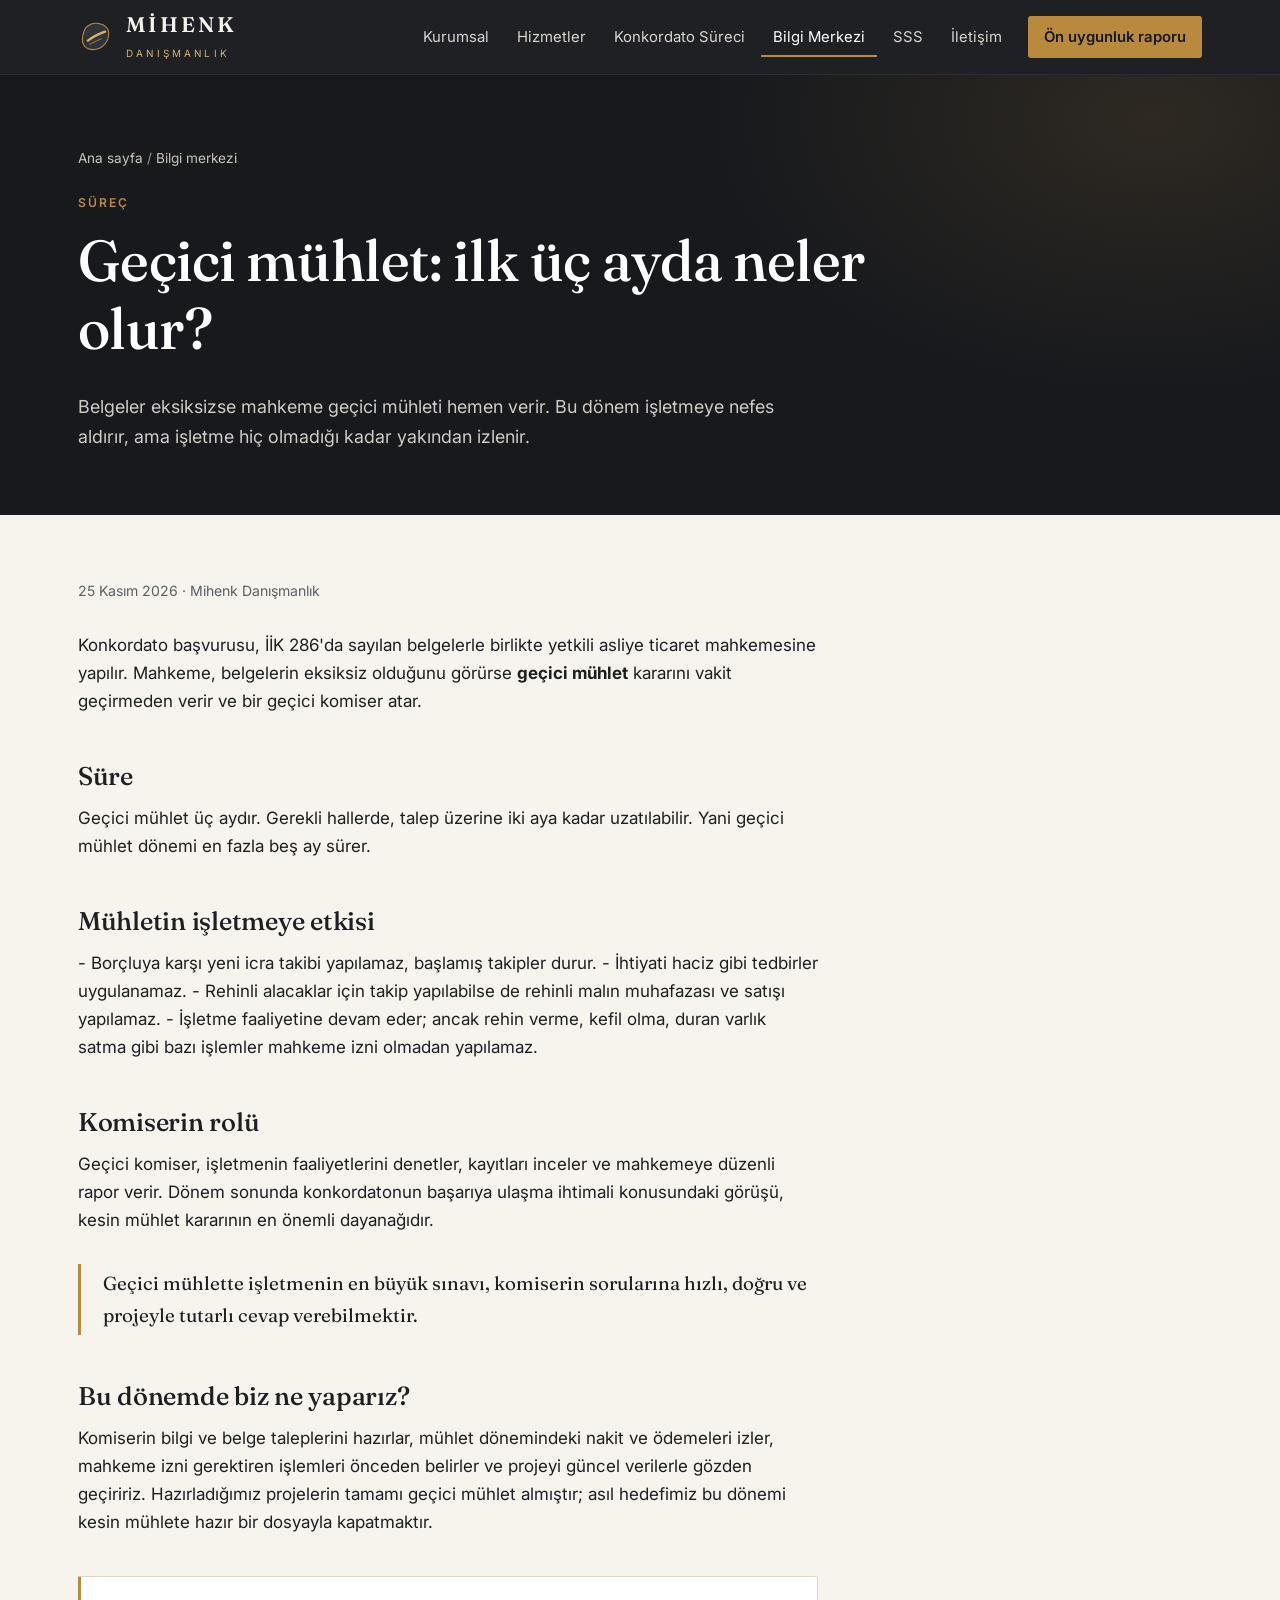
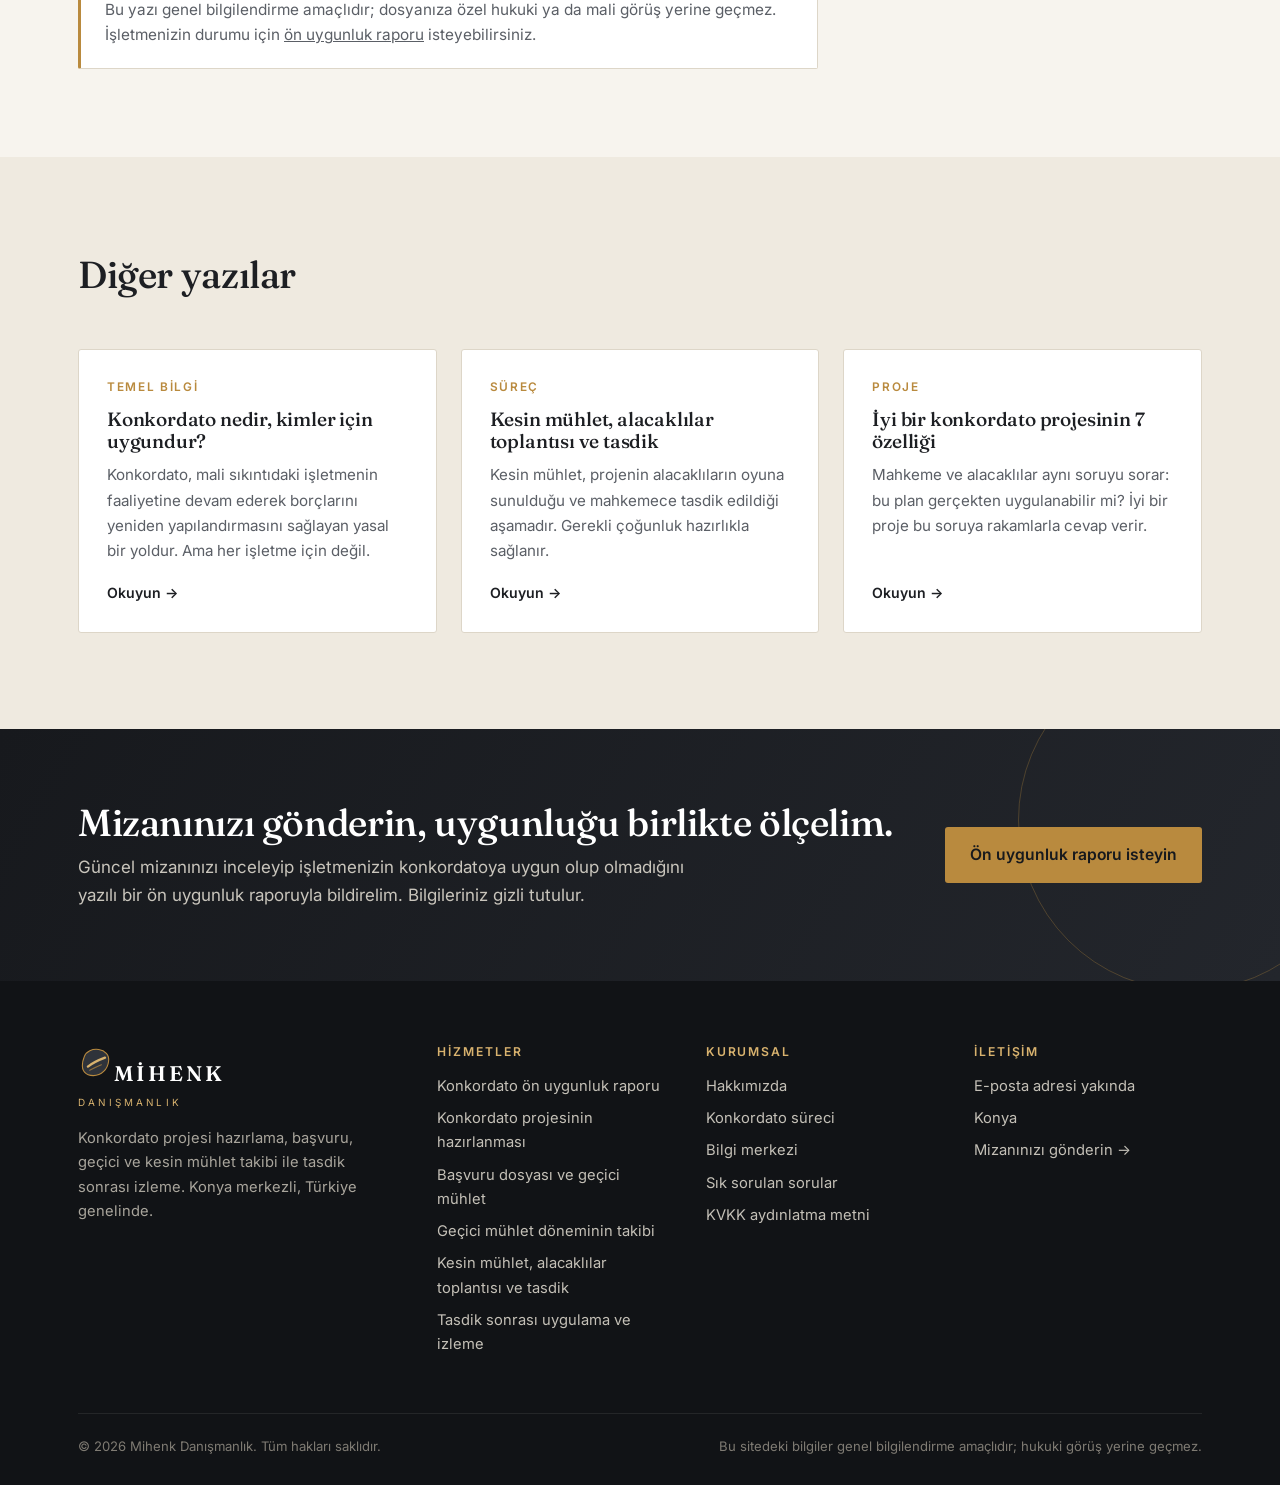
<file: bilgi/gecici-muhlet.html>
<!doctype html>
<html lang="tr">
<head>
<meta charset="utf-8">
<meta name="viewport" content="width=device-width, initial-scale=1">
<title>Geçici mühlet: ilk üç ayda neler olur? | Mihenk Danışmanlık</title>
<meta name="description" content="Belgeler eksiksizse mahkeme geçici mühleti hemen verir. Bu dönem işletmeye nefes aldırır, ama işletme hiç olmadığı kadar yakından izlenir.">
<link rel="canonical" href="https://emreceran.github.io/mihenk-danismanlik/bilgi/gecici-muhlet.html">
<meta property="og:type" content="website">
<meta property="og:site_name" content="Mihenk Danışmanlık">
<meta property="og:title" content="Geçici mühlet: ilk üç ayda neler olur? | Mihenk Danışmanlık">
<meta property="og:description" content="Belgeler eksiksizse mahkeme geçici mühleti hemen verir. Bu dönem işletmeye nefes aldırır, ama işletme hiç olmadığı kadar yakından izlenir.">
<meta property="og:url" content="https://emreceran.github.io/mihenk-danismanlik/bilgi/gecici-muhlet.html">
<meta property="og:locale" content="tr_TR">
<meta name="theme-color" content="#17191d">
<link rel="icon" href="../favicon.svg" type="image/svg+xml">
<link rel="preconnect" href="https://fonts.googleapis.com">
<link rel="preconnect" href="https://fonts.gstatic.com" crossorigin>
<link href="https://fonts.googleapis.com/css2?family=Fraunces:opsz,wght@9..144,400;9..144,500;9..144,600&family=Inter:wght@400;500;600;700&display=swap" rel="stylesheet">
<link rel="stylesheet" href="../stil.css">
</head>
<body>
<header class="ust">
  <div class="kap ust-ic">
    <a class="logo" href="../index.html" aria-label="Mihenk Danışmanlık ana sayfa"><svg viewBox="0 0 40 40" aria-hidden="true"><path d="M7 13c2-6 9-9 16-8 7 1 12 6 11 13-1 9-8 16-17 16S4 28 5 21c0-3 1-5 2-8z" fill="#2f333a" stroke="#b98a3e" stroke-width="1.2"/><path d="M11 24c5-4 11-7 19-10" stroke="#d8b26e" stroke-width="2.6" stroke-linecap="round" fill="none"/><path d="M13 28c4-2 8-4 13-6" stroke="#b98a3e" stroke-width="1.2" stroke-linecap="round" fill="none" opacity=".7"/></svg><span><span class="ad">MİHENK</span><span class="alt-ad">Danışmanlık</span></span></a>
    <button class="menu-dugme" aria-label="Menü" aria-expanded="false" onclick="var n=document.querySelector('.ust nav');var a=n.classList.toggle('acik');this.setAttribute('aria-expanded',a)"><span></span><span></span><span></span></button>
    <nav><a href="../kurumsal.html">Kurumsal</a><a href="../hizmetler.html">Hizmetler</a><a href="../konkordato-sureci.html">Konkordato Süreci</a><a href="../bilgi/index.html" aria-current=page>Bilgi Merkezi</a><a href="../sss.html">SSS</a><a href="../iletisim.html">İletişim</a><a class="nav-cta" href="../on-uygunluk.html">Ön uygunluk raporu</a></nav>
  </div>
</header>
<main>
<section class="sayfa-bas"><div class="kap">
<div class="kirinti"><a href="../index.html">Ana sayfa</a> / <a href="index.html">Bilgi merkezi</a></div>
<span class="etiket">Süreç</span><h1>Geçici mühlet: ilk üç ayda neler olur?</h1><p>Belgeler eksiksizse mahkeme geçici mühleti hemen verir. Bu dönem işletmeye nefes aldırır, ama işletme hiç olmadığı kadar yakından izlenir.</p></div></section>
<article class="makale"><div class="kap"><div class="icerik">
<div class="ust-bilgi">25 Kasım 2026 · Mihenk Danışmanlık</div>
<p>Konkordato başvurusu, İİK 286&#x27;da sayılan belgelerle birlikte yetkili asliye ticaret mahkemesine yapılır. Mahkeme, belgelerin eksiksiz olduğunu görürse <strong>geçici mühlet</strong> kararını vakit geçirmeden verir ve bir geçici komiser atar.</p>
<h2>Süre</h2>
<p>Geçici mühlet üç aydır. Gerekli hallerde, talep üzerine iki aya kadar uzatılabilir. Yani geçici mühlet dönemi en fazla beş ay sürer.</p>
<h2>Mühletin işletmeye etkisi</h2>
<p>- Borçluya karşı yeni icra takibi yapılamaz, başlamış takipler durur. - İhtiyati haciz gibi tedbirler uygulanamaz. - Rehinli alacaklar için takip yapılabilse de rehinli malın muhafazası ve satışı yapılamaz. - İşletme faaliyetine devam eder; ancak rehin verme, kefil olma, duran varlık satma gibi bazı işlemler mahkeme izni olmadan yapılamaz.</p>
<h2>Komiserin rolü</h2>
<p>Geçici komiser, işletmenin faaliyetlerini denetler, kayıtları inceler ve mahkemeye düzenli rapor verir. Dönem sonunda konkordatonun başarıya ulaşma ihtimali konusundaki görüşü, kesin mühlet kararının en önemli dayanağıdır.</p>
<blockquote>Geçici mühlette işletmenin en büyük sınavı, komiserin sorularına hızlı, doğru ve projeyle tutarlı cevap verebilmektir.</blockquote>
<h2>Bu dönemde biz ne yaparız?</h2>
<p>Komiserin bilgi ve belge taleplerini hazırlar, mühlet dönemindeki nakit ve ödemeleri izler, mahkeme izni gerektiren işlemleri önceden belirler ve projeyi güncel verilerle gözden geçiririz. Hazırladığımız projelerin tamamı geçici mühlet almıştır; asıl hedefimiz bu dönemi kesin mühlete hazır bir dosyayla kapatmaktır.</p>
<div class="not-kutu" style="margin-top:40px">Bu yazı genel bilgilendirme amaçlıdır; dosyanıza özel hukuki ya da mali görüş yerine geçmez.
İşletmenizin durumu için <a href="../on-uygunluk.html">ön uygunluk raporu</a> isteyebilirsiniz.</div>
</div></div></article>
<section class="bolum acik"><div class="kap"><div class="bolum-bas"><h2>Diğer yazılar</h2></div><div class="yazi-liste"><a class="yazi-kart" href="../bilgi/konkordato-nedir.html"><span class="kat">Temel bilgi</span><h3>Konkordato nedir, kimler için uygundur?</h3><p>Konkordato, mali sıkıntıdaki işletmenin faaliyetine devam ederek borçlarını yeniden yapılandırmasını sağlayan yasal bir yoldur. Ama her işletme için değil.</p><span class="oku">Okuyun →</span></a><a class="yazi-kart" href="../bilgi/kesin-muhlet-ve-tasdik.html"><span class="kat">Süreç</span><h3>Kesin mühlet, alacaklılar toplantısı ve tasdik</h3><p>Kesin mühlet, projenin alacaklıların oyuna sunulduğu ve mahkemece tasdik edildiği aşamadır. Gerekli çoğunluk hazırlıkla sağlanır.</p><span class="oku">Okuyun →</span></a><a class="yazi-kart" href="../bilgi/iyi-bir-konkordato-projesi.html"><span class="kat">Proje</span><h3>İyi bir konkordato projesinin 7 özelliği</h3><p>Mahkeme ve alacaklılar aynı soruyu sorar: bu plan gerçekten uygulanabilir mi? İyi bir proje bu soruya rakamlarla cevap verir.</p><span class="oku">Okuyun →</span></a></div></div></section>
<section class="cta"><div class="kap">
<div><h2>Mizanınızı gönderin, uygunluğu birlikte ölçelim.</h2>
<p>Güncel mizanınızı inceleyip işletmenizin konkordatoya uygun olup olmadığını yazılı bir ön uygunluk raporuyla bildirelim. Bilgileriniz gizli tutulur.</p></div>
<a class="dugme altin" href="../on-uygunluk.html">Ön uygunluk raporu isteyin</a></div></section>
</main>
<footer class="alt">
  <div class="kap">
    <div class="alt-izgara">
      <div><a class="logo" href="../index.html" aria-label="Mihenk Danışmanlık ana sayfa"><svg viewBox="0 0 40 40" aria-hidden="true"><path d="M7 13c2-6 9-9 16-8 7 1 12 6 11 13-1 9-8 16-17 16S4 28 5 21c0-3 1-5 2-8z" fill="#2f333a" stroke="#b98a3e" stroke-width="1.2"/><path d="M11 24c5-4 11-7 19-10" stroke="#d8b26e" stroke-width="2.6" stroke-linecap="round" fill="none"/><path d="M13 28c4-2 8-4 13-6" stroke="#b98a3e" stroke-width="1.2" stroke-linecap="round" fill="none" opacity=".7"/></svg><span><span class="ad">MİHENK</span><span class="alt-ad">Danışmanlık</span></span></a><p>Konkordato projesi hazırlama, başvuru, geçici ve kesin mühlet takibi ile tasdik sonrası izleme. Konya merkezli, Türkiye genelinde.</p></div>
      <div><h4>Hizmetler</h4><a href="../hizmetler.html#on-uygunluk">Konkordato ön uygunluk raporu</a><a href="../hizmetler.html#proje">Konkordato projesinin hazırlanması</a><a href="../hizmetler.html#basvuru">Başvuru dosyası ve geçici mühlet</a><a href="../hizmetler.html#gecici-muhlet">Geçici mühlet döneminin takibi</a><a href="../hizmetler.html#kesin-muhlet">Kesin mühlet, alacaklılar toplantısı ve tasdik</a><a href="../hizmetler.html#tasdik-sonrasi">Tasdik sonrası uygulama ve izleme</a></div>
      <div><h4>Kurumsal</h4><a href="../kurumsal.html">Hakkımızda</a><a href="../konkordato-sureci.html">Konkordato süreci</a><a href="../bilgi/index.html">Bilgi merkezi</a><a href="../sss.html">Sık sorulan sorular</a><a href="../kvkk.html">KVKK aydınlatma metni</a></div>
      <div><h4>İletişim</h4><span class="s">E-posta adresi yakında</span><span class="s">Konya</span><a href="../on-uygunluk.html">Mizanınızı gönderin →</a></div>
    </div>
    <div class="telif"><span>© 2026 Mihenk Danışmanlık. Tüm hakları saklıdır.</span><span>Bu sitedeki bilgiler genel bilgilendirme amaçlıdır; hukuki görüş yerine geçmez.</span></div>
  </div>
</footer>
</body>
</html>
</file>
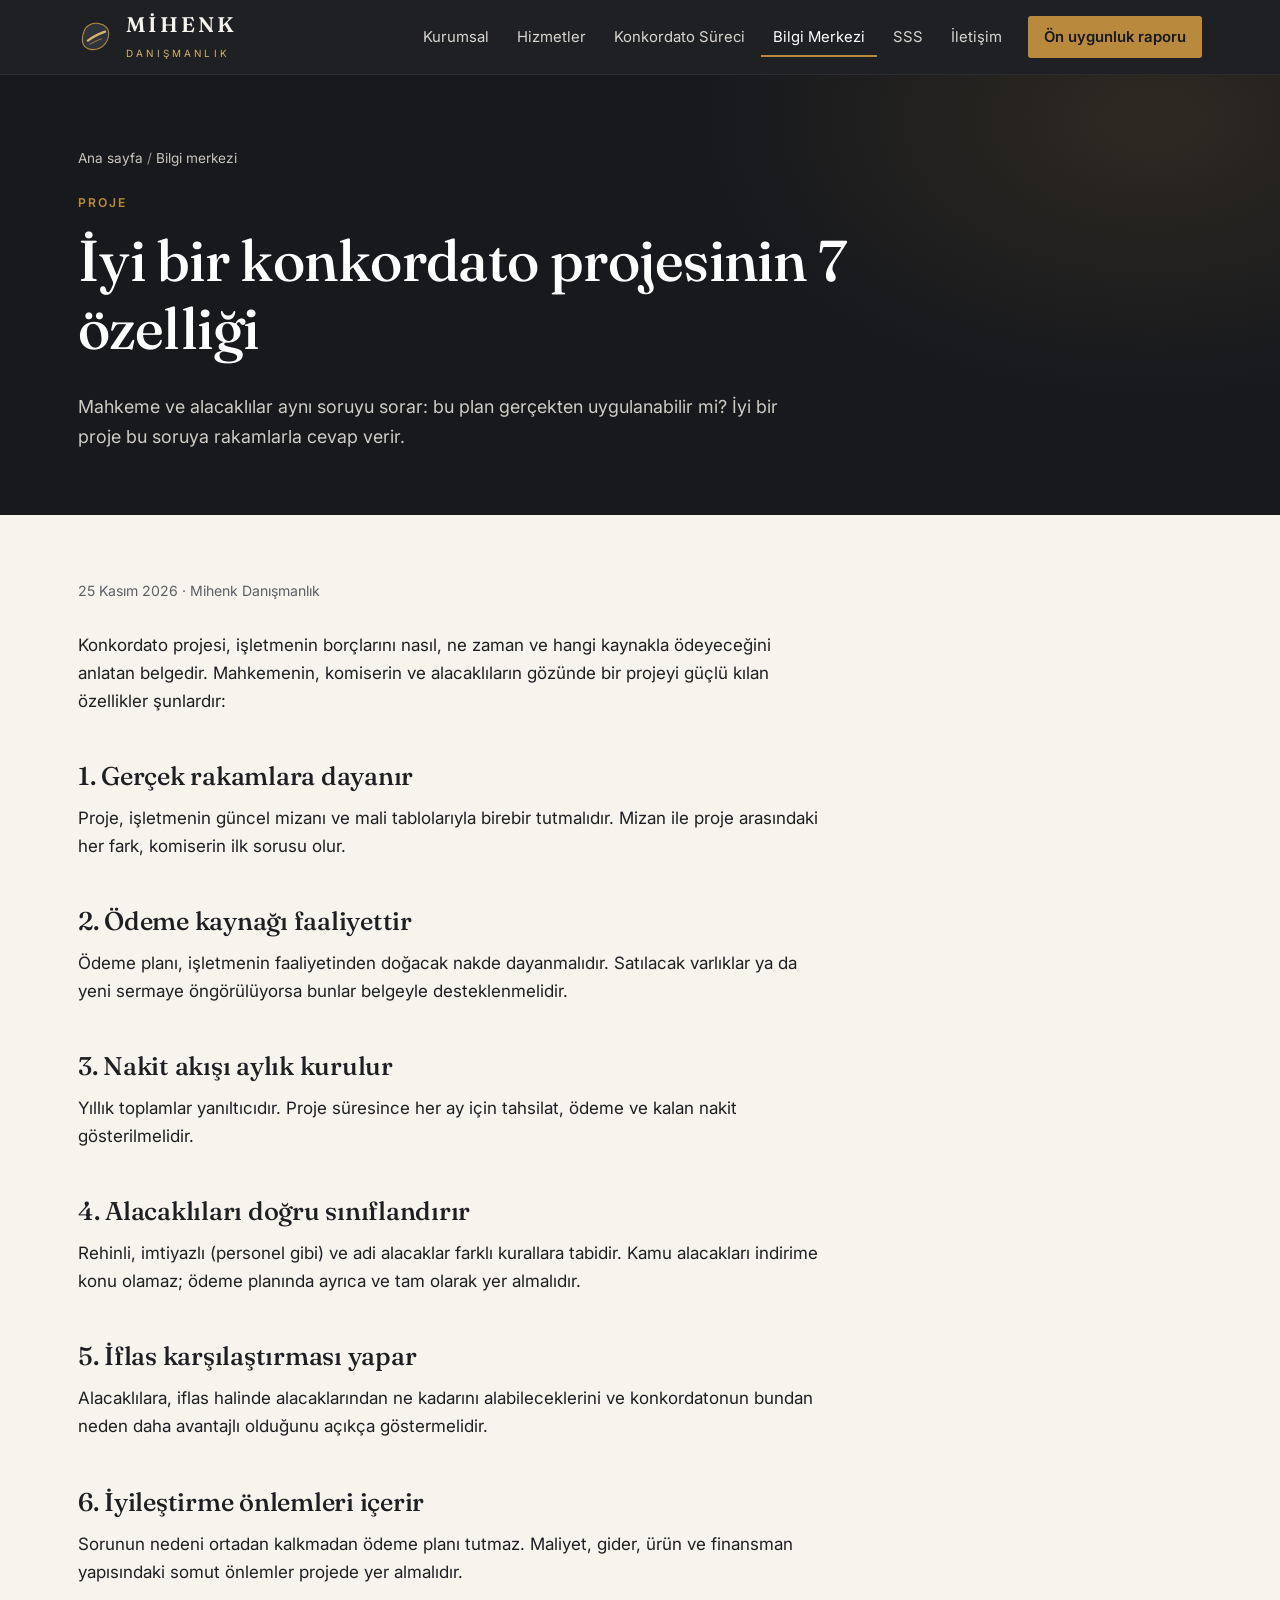
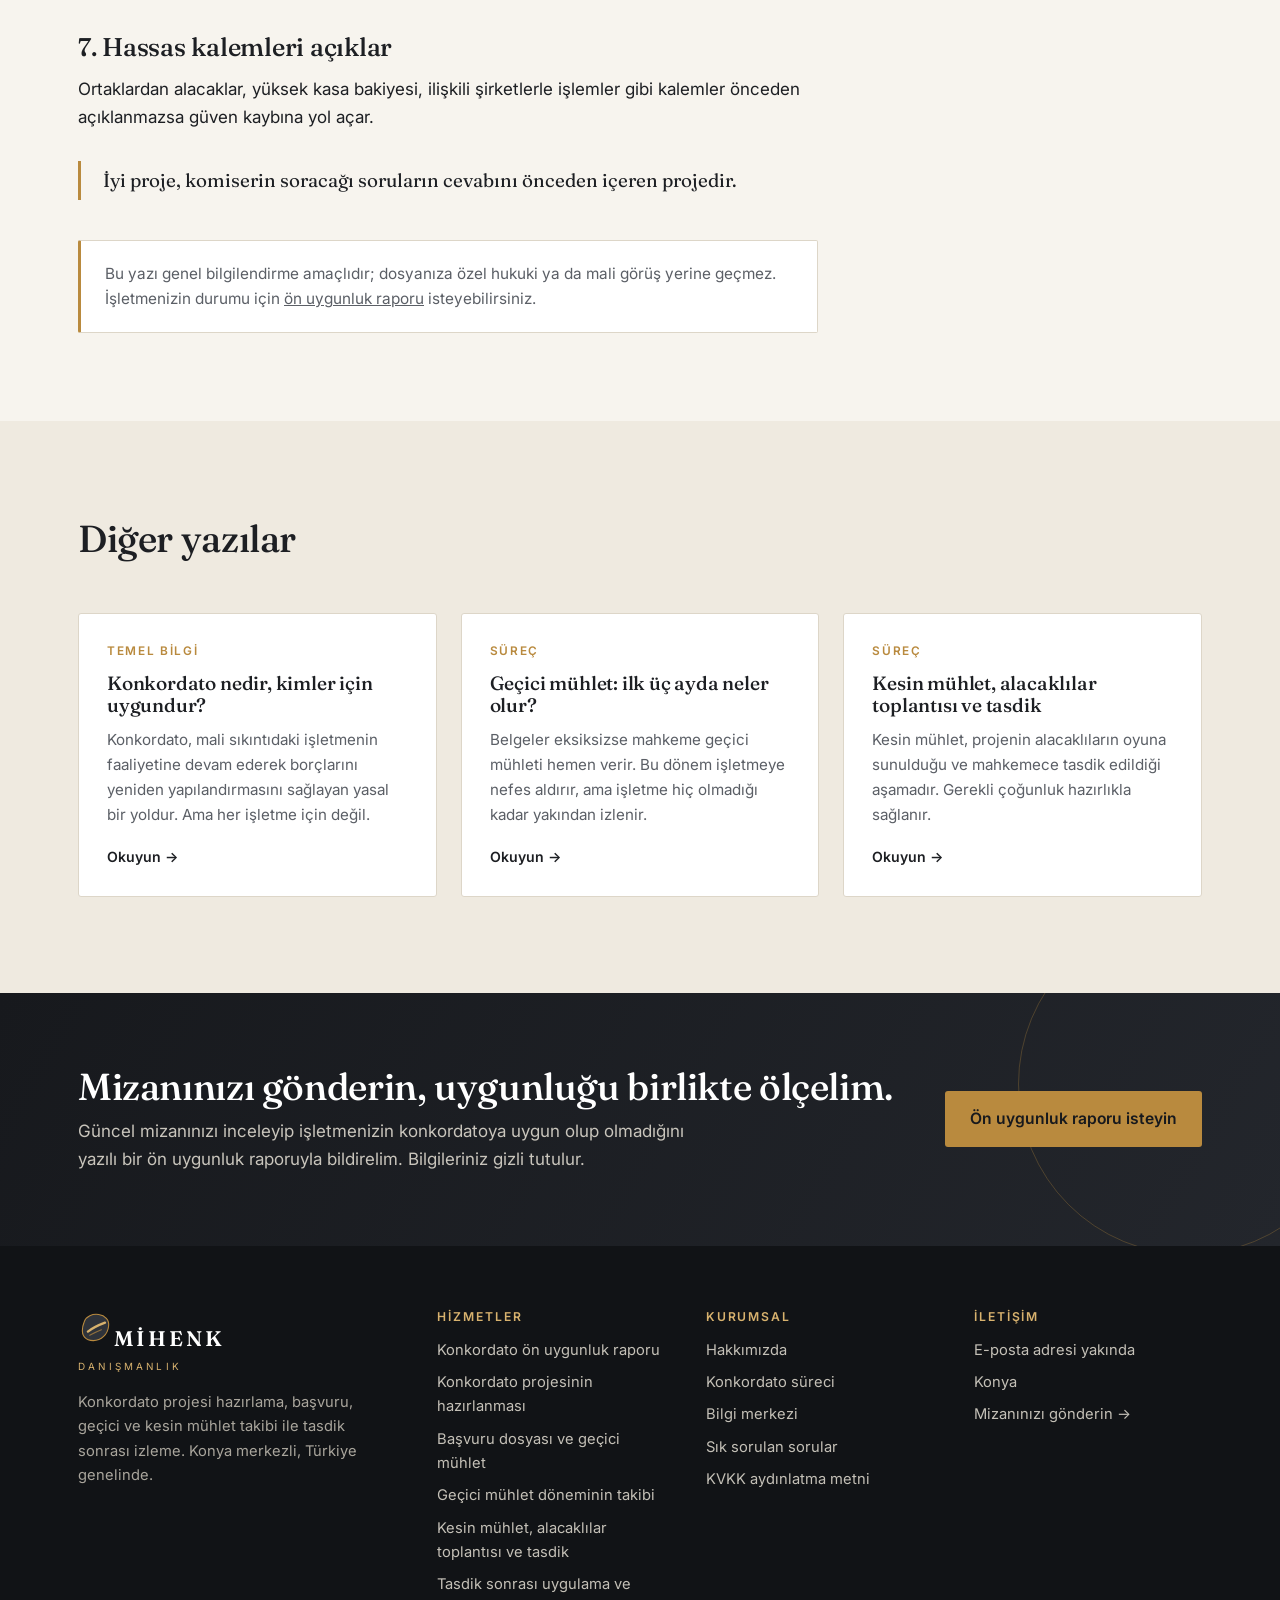
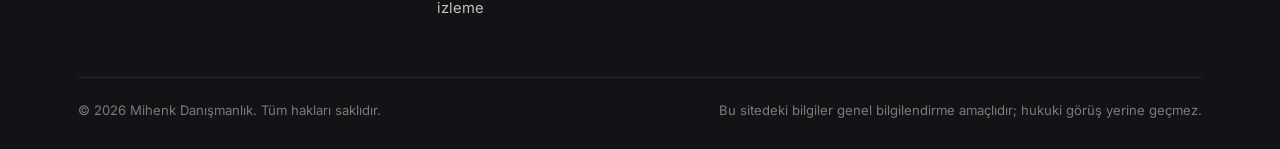
<file: bilgi/iyi-bir-konkordato-projesi.html>
<!doctype html>
<html lang="tr">
<head>
<meta charset="utf-8">
<meta name="viewport" content="width=device-width, initial-scale=1">
<title>İyi bir konkordato projesinin 7 özelliği | Mihenk Danışmanlık</title>
<meta name="description" content="Mahkeme ve alacaklılar aynı soruyu sorar: bu plan gerçekten uygulanabilir mi? İyi bir proje bu soruya rakamlarla cevap verir.">
<link rel="canonical" href="https://emreceran.github.io/mihenk-danismanlik/bilgi/iyi-bir-konkordato-projesi.html">
<meta property="og:type" content="website">
<meta property="og:site_name" content="Mihenk Danışmanlık">
<meta property="og:title" content="İyi bir konkordato projesinin 7 özelliği | Mihenk Danışmanlık">
<meta property="og:description" content="Mahkeme ve alacaklılar aynı soruyu sorar: bu plan gerçekten uygulanabilir mi? İyi bir proje bu soruya rakamlarla cevap verir.">
<meta property="og:url" content="https://emreceran.github.io/mihenk-danismanlik/bilgi/iyi-bir-konkordato-projesi.html">
<meta property="og:locale" content="tr_TR">
<meta name="theme-color" content="#17191d">
<link rel="icon" href="../favicon.svg" type="image/svg+xml">
<link rel="preconnect" href="https://fonts.googleapis.com">
<link rel="preconnect" href="https://fonts.gstatic.com" crossorigin>
<link href="https://fonts.googleapis.com/css2?family=Fraunces:opsz,wght@9..144,400;9..144,500;9..144,600&family=Inter:wght@400;500;600;700&display=swap" rel="stylesheet">
<link rel="stylesheet" href="../stil.css">
</head>
<body>
<header class="ust">
  <div class="kap ust-ic">
    <a class="logo" href="../index.html" aria-label="Mihenk Danışmanlık ana sayfa"><svg viewBox="0 0 40 40" aria-hidden="true"><path d="M7 13c2-6 9-9 16-8 7 1 12 6 11 13-1 9-8 16-17 16S4 28 5 21c0-3 1-5 2-8z" fill="#2f333a" stroke="#b98a3e" stroke-width="1.2"/><path d="M11 24c5-4 11-7 19-10" stroke="#d8b26e" stroke-width="2.6" stroke-linecap="round" fill="none"/><path d="M13 28c4-2 8-4 13-6" stroke="#b98a3e" stroke-width="1.2" stroke-linecap="round" fill="none" opacity=".7"/></svg><span><span class="ad">MİHENK</span><span class="alt-ad">Danışmanlık</span></span></a>
    <button class="menu-dugme" aria-label="Menü" aria-expanded="false" onclick="var n=document.querySelector('.ust nav');var a=n.classList.toggle('acik');this.setAttribute('aria-expanded',a)"><span></span><span></span><span></span></button>
    <nav><a href="../kurumsal.html">Kurumsal</a><a href="../hizmetler.html">Hizmetler</a><a href="../konkordato-sureci.html">Konkordato Süreci</a><a href="../bilgi/index.html" aria-current=page>Bilgi Merkezi</a><a href="../sss.html">SSS</a><a href="../iletisim.html">İletişim</a><a class="nav-cta" href="../on-uygunluk.html">Ön uygunluk raporu</a></nav>
  </div>
</header>
<main>
<section class="sayfa-bas"><div class="kap">
<div class="kirinti"><a href="../index.html">Ana sayfa</a> / <a href="index.html">Bilgi merkezi</a></div>
<span class="etiket">Proje</span><h1>İyi bir konkordato projesinin 7 özelliği</h1><p>Mahkeme ve alacaklılar aynı soruyu sorar: bu plan gerçekten uygulanabilir mi? İyi bir proje bu soruya rakamlarla cevap verir.</p></div></section>
<article class="makale"><div class="kap"><div class="icerik">
<div class="ust-bilgi">25 Kasım 2026 · Mihenk Danışmanlık</div>
<p>Konkordato projesi, işletmenin borçlarını nasıl, ne zaman ve hangi kaynakla ödeyeceğini anlatan belgedir. Mahkemenin, komiserin ve alacaklıların gözünde bir projeyi güçlü kılan özellikler şunlardır:</p>
<h2>1. Gerçek rakamlara dayanır</h2>
<p>Proje, işletmenin güncel mizanı ve mali tablolarıyla birebir tutmalıdır. Mizan ile proje arasındaki her fark, komiserin ilk sorusu olur.</p>
<h2>2. Ödeme kaynağı faaliyettir</h2>
<p>Ödeme planı, işletmenin faaliyetinden doğacak nakde dayanmalıdır. Satılacak varlıklar ya da yeni sermaye öngörülüyorsa bunlar belgeyle desteklenmelidir.</p>
<h2>3. Nakit akışı aylık kurulur</h2>
<p>Yıllık toplamlar yanıltıcıdır. Proje süresince her ay için tahsilat, ödeme ve kalan nakit gösterilmelidir.</p>
<h2>4. Alacaklıları doğru sınıflandırır</h2>
<p>Rehinli, imtiyazlı (personel gibi) ve adi alacaklar farklı kurallara tabidir. Kamu alacakları indirime konu olamaz; ödeme planında ayrıca ve tam olarak yer almalıdır.</p>
<h2>5. İflas karşılaştırması yapar</h2>
<p>Alacaklılara, iflas halinde alacaklarından ne kadarını alabileceklerini ve konkordatonun bundan neden daha avantajlı olduğunu açıkça göstermelidir.</p>
<h2>6. İyileştirme önlemleri içerir</h2>
<p>Sorunun nedeni ortadan kalkmadan ödeme planı tutmaz. Maliyet, gider, ürün ve finansman yapısındaki somut önlemler projede yer almalıdır.</p>
<h2>7. Hassas kalemleri açıklar</h2>
<p>Ortaklardan alacaklar, yüksek kasa bakiyesi, ilişkili şirketlerle işlemler gibi kalemler önceden açıklanmazsa güven kaybına yol açar.</p>
<blockquote>İyi proje, komiserin soracağı soruların cevabını önceden içeren projedir.</blockquote>
<div class="not-kutu" style="margin-top:40px">Bu yazı genel bilgilendirme amaçlıdır; dosyanıza özel hukuki ya da mali görüş yerine geçmez.
İşletmenizin durumu için <a href="../on-uygunluk.html">ön uygunluk raporu</a> isteyebilirsiniz.</div>
</div></div></article>
<section class="bolum acik"><div class="kap"><div class="bolum-bas"><h2>Diğer yazılar</h2></div><div class="yazi-liste"><a class="yazi-kart" href="../bilgi/konkordato-nedir.html"><span class="kat">Temel bilgi</span><h3>Konkordato nedir, kimler için uygundur?</h3><p>Konkordato, mali sıkıntıdaki işletmenin faaliyetine devam ederek borçlarını yeniden yapılandırmasını sağlayan yasal bir yoldur. Ama her işletme için değil.</p><span class="oku">Okuyun →</span></a><a class="yazi-kart" href="../bilgi/gecici-muhlet.html"><span class="kat">Süreç</span><h3>Geçici mühlet: ilk üç ayda neler olur?</h3><p>Belgeler eksiksizse mahkeme geçici mühleti hemen verir. Bu dönem işletmeye nefes aldırır, ama işletme hiç olmadığı kadar yakından izlenir.</p><span class="oku">Okuyun →</span></a><a class="yazi-kart" href="../bilgi/kesin-muhlet-ve-tasdik.html"><span class="kat">Süreç</span><h3>Kesin mühlet, alacaklılar toplantısı ve tasdik</h3><p>Kesin mühlet, projenin alacaklıların oyuna sunulduğu ve mahkemece tasdik edildiği aşamadır. Gerekli çoğunluk hazırlıkla sağlanır.</p><span class="oku">Okuyun →</span></a></div></div></section>
<section class="cta"><div class="kap">
<div><h2>Mizanınızı gönderin, uygunluğu birlikte ölçelim.</h2>
<p>Güncel mizanınızı inceleyip işletmenizin konkordatoya uygun olup olmadığını yazılı bir ön uygunluk raporuyla bildirelim. Bilgileriniz gizli tutulur.</p></div>
<a class="dugme altin" href="../on-uygunluk.html">Ön uygunluk raporu isteyin</a></div></section>
</main>
<footer class="alt">
  <div class="kap">
    <div class="alt-izgara">
      <div><a class="logo" href="../index.html" aria-label="Mihenk Danışmanlık ana sayfa"><svg viewBox="0 0 40 40" aria-hidden="true"><path d="M7 13c2-6 9-9 16-8 7 1 12 6 11 13-1 9-8 16-17 16S4 28 5 21c0-3 1-5 2-8z" fill="#2f333a" stroke="#b98a3e" stroke-width="1.2"/><path d="M11 24c5-4 11-7 19-10" stroke="#d8b26e" stroke-width="2.6" stroke-linecap="round" fill="none"/><path d="M13 28c4-2 8-4 13-6" stroke="#b98a3e" stroke-width="1.2" stroke-linecap="round" fill="none" opacity=".7"/></svg><span><span class="ad">MİHENK</span><span class="alt-ad">Danışmanlık</span></span></a><p>Konkordato projesi hazırlama, başvuru, geçici ve kesin mühlet takibi ile tasdik sonrası izleme. Konya merkezli, Türkiye genelinde.</p></div>
      <div><h4>Hizmetler</h4><a href="../hizmetler.html#on-uygunluk">Konkordato ön uygunluk raporu</a><a href="../hizmetler.html#proje">Konkordato projesinin hazırlanması</a><a href="../hizmetler.html#basvuru">Başvuru dosyası ve geçici mühlet</a><a href="../hizmetler.html#gecici-muhlet">Geçici mühlet döneminin takibi</a><a href="../hizmetler.html#kesin-muhlet">Kesin mühlet, alacaklılar toplantısı ve tasdik</a><a href="../hizmetler.html#tasdik-sonrasi">Tasdik sonrası uygulama ve izleme</a></div>
      <div><h4>Kurumsal</h4><a href="../kurumsal.html">Hakkımızda</a><a href="../konkordato-sureci.html">Konkordato süreci</a><a href="../bilgi/index.html">Bilgi merkezi</a><a href="../sss.html">Sık sorulan sorular</a><a href="../kvkk.html">KVKK aydınlatma metni</a></div>
      <div><h4>İletişim</h4><span class="s">E-posta adresi yakında</span><span class="s">Konya</span><a href="../on-uygunluk.html">Mizanınızı gönderin →</a></div>
    </div>
    <div class="telif"><span>© 2026 Mihenk Danışmanlık. Tüm hakları saklıdır.</span><span>Bu sitedeki bilgiler genel bilgilendirme amaçlıdır; hukuki görüş yerine geçmez.</span></div>
  </div>
</footer>
</body>
</html>
</file>
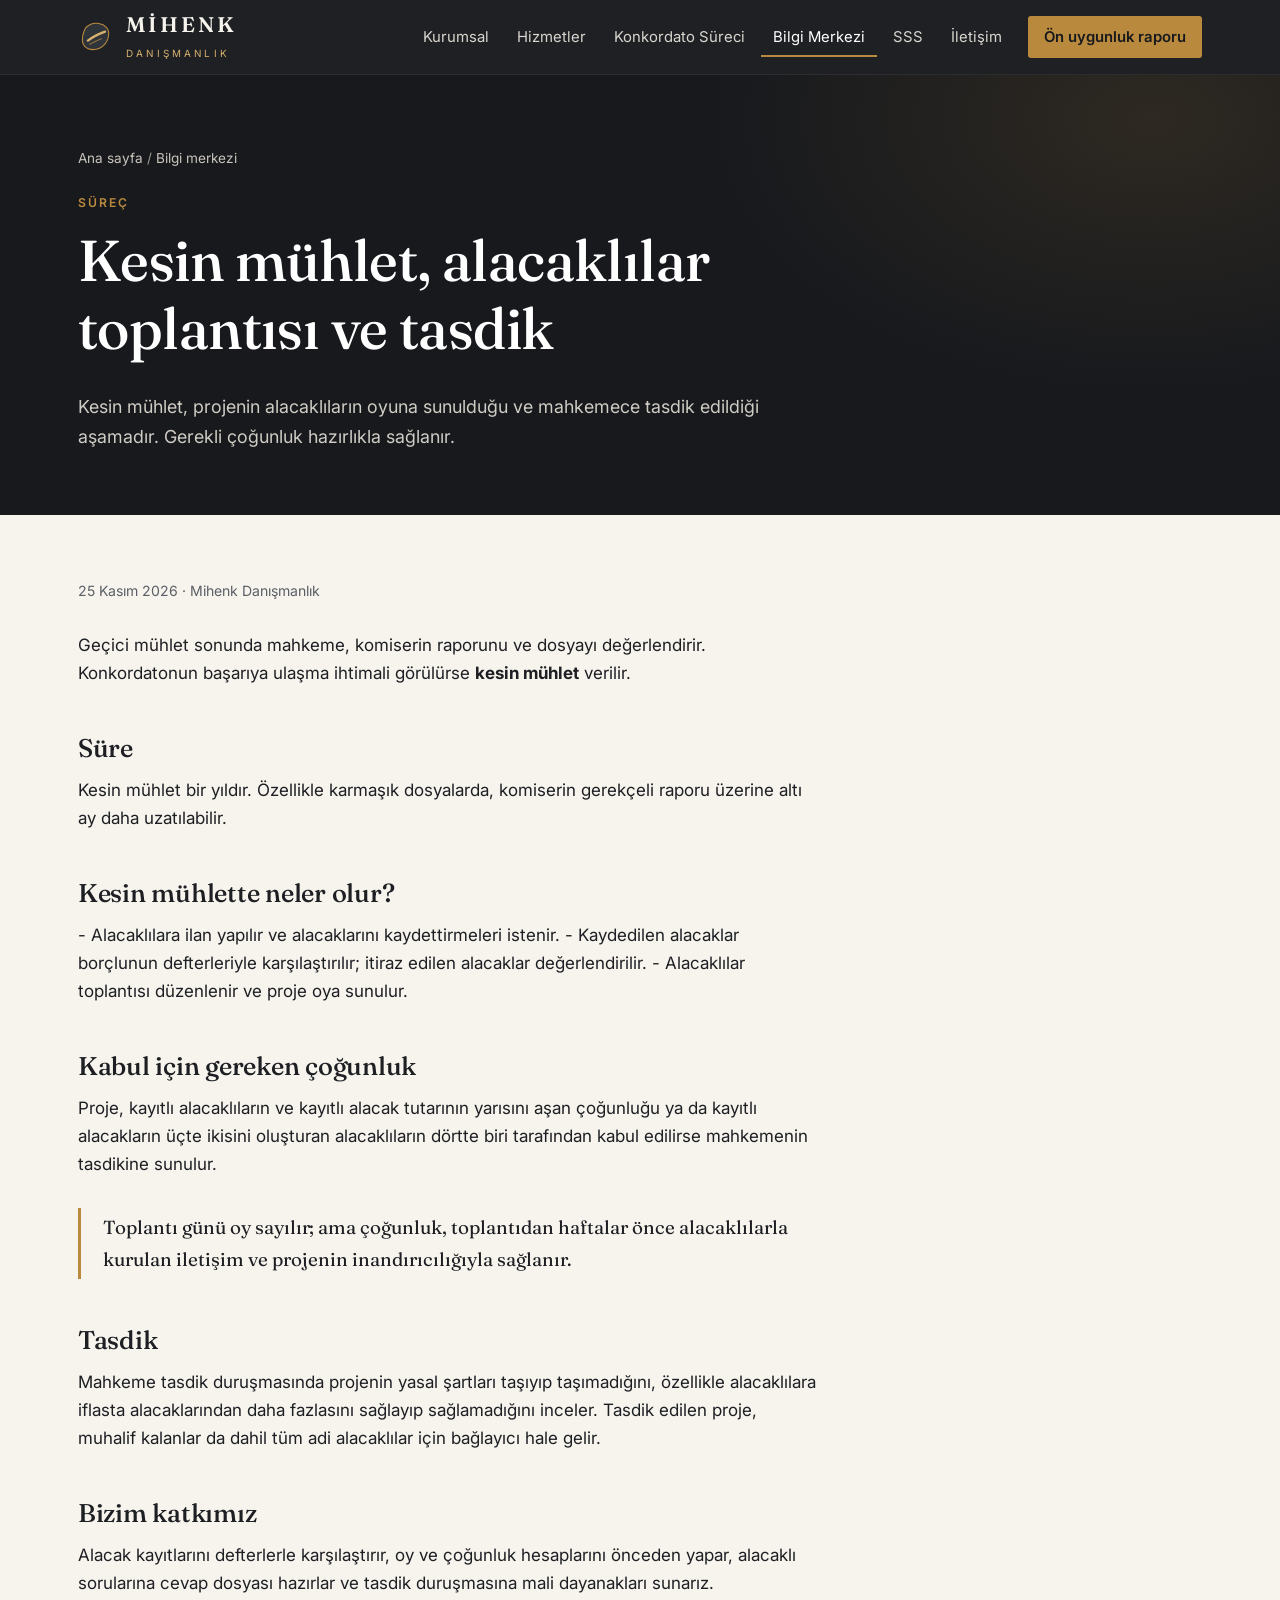
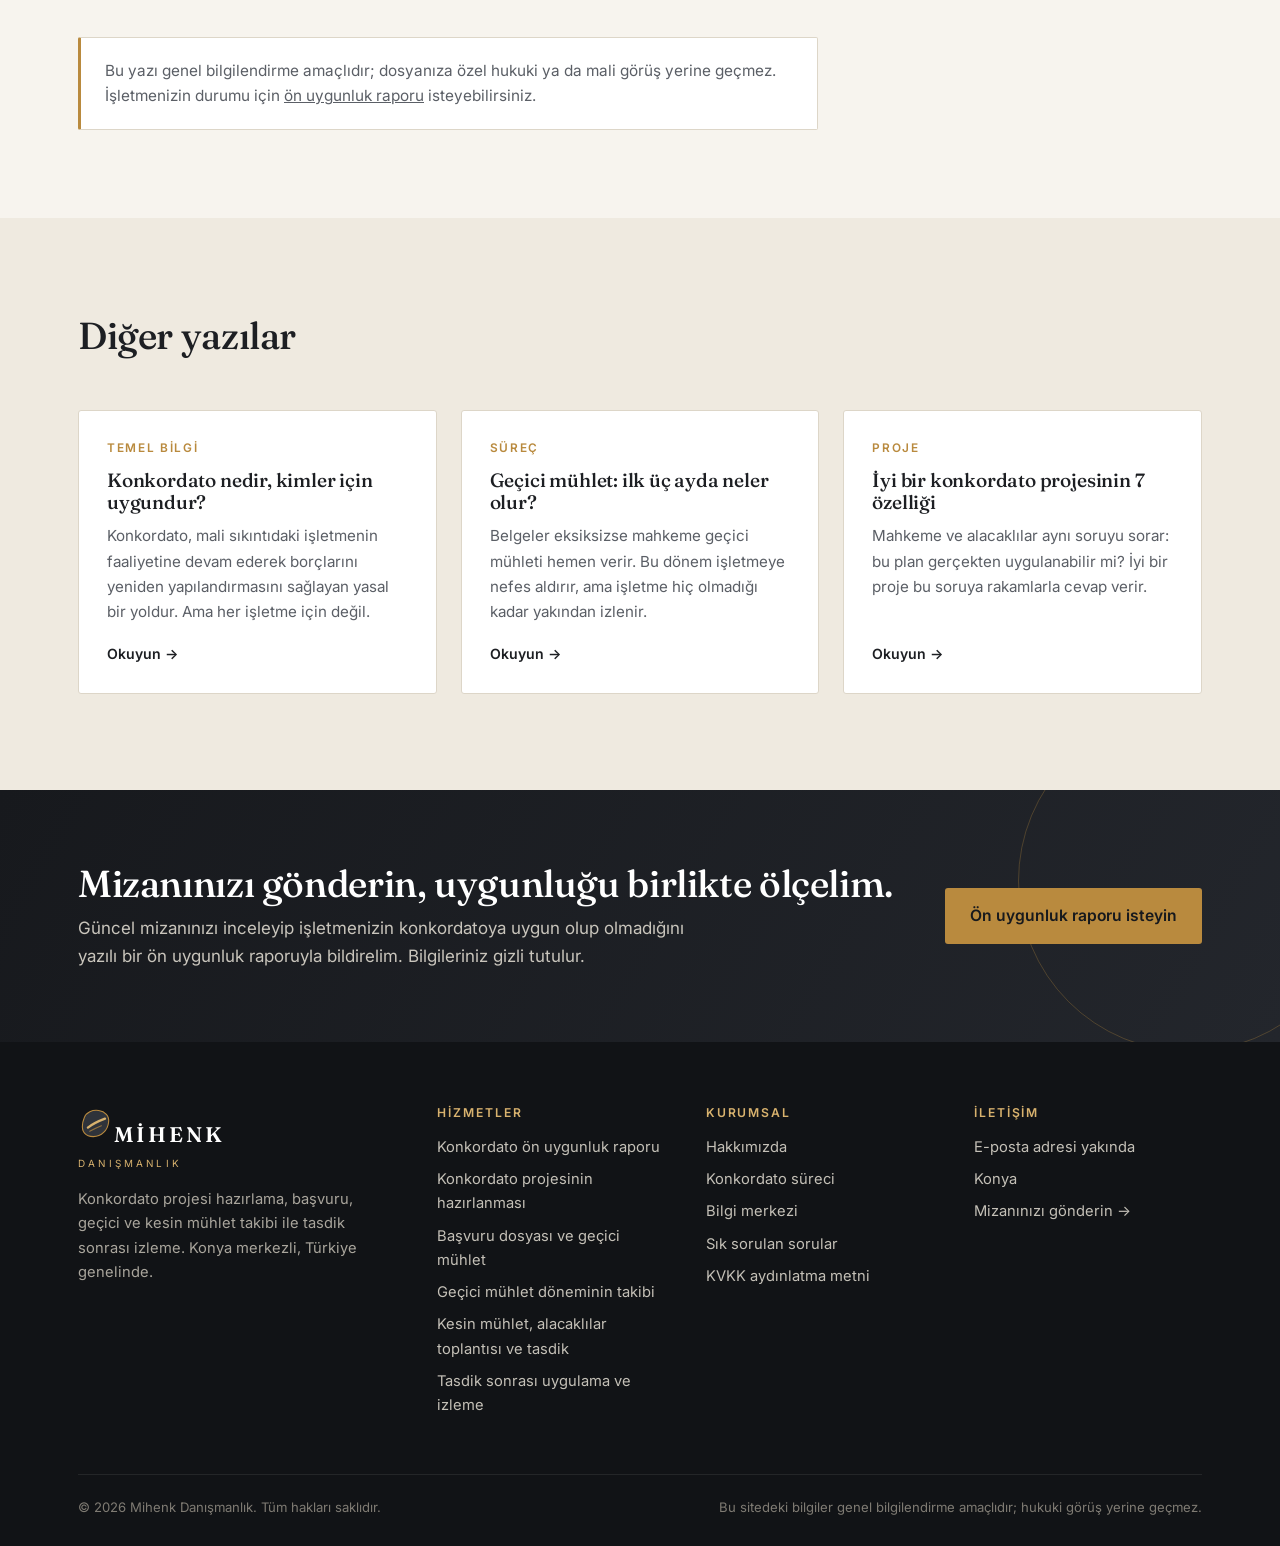
<file: bilgi/kesin-muhlet-ve-tasdik.html>
<!doctype html>
<html lang="tr">
<head>
<meta charset="utf-8">
<meta name="viewport" content="width=device-width, initial-scale=1">
<title>Kesin mühlet, alacaklılar toplantısı ve tasdik | Mihenk Danışmanlık</title>
<meta name="description" content="Kesin mühlet, projenin alacaklıların oyuna sunulduğu ve mahkemece tasdik edildiği aşamadır. Gerekli çoğunluk hazırlıkla sağlanır.">
<link rel="canonical" href="https://emreceran.github.io/mihenk-danismanlik/bilgi/kesin-muhlet-ve-tasdik.html">
<meta property="og:type" content="website">
<meta property="og:site_name" content="Mihenk Danışmanlık">
<meta property="og:title" content="Kesin mühlet, alacaklılar toplantısı ve tasdik | Mihenk Danışmanlık">
<meta property="og:description" content="Kesin mühlet, projenin alacaklıların oyuna sunulduğu ve mahkemece tasdik edildiği aşamadır. Gerekli çoğunluk hazırlıkla sağlanır.">
<meta property="og:url" content="https://emreceran.github.io/mihenk-danismanlik/bilgi/kesin-muhlet-ve-tasdik.html">
<meta property="og:locale" content="tr_TR">
<meta name="theme-color" content="#17191d">
<link rel="icon" href="../favicon.svg" type="image/svg+xml">
<link rel="preconnect" href="https://fonts.googleapis.com">
<link rel="preconnect" href="https://fonts.gstatic.com" crossorigin>
<link href="https://fonts.googleapis.com/css2?family=Fraunces:opsz,wght@9..144,400;9..144,500;9..144,600&family=Inter:wght@400;500;600;700&display=swap" rel="stylesheet">
<link rel="stylesheet" href="../stil.css">
</head>
<body>
<header class="ust">
  <div class="kap ust-ic">
    <a class="logo" href="../index.html" aria-label="Mihenk Danışmanlık ana sayfa"><svg viewBox="0 0 40 40" aria-hidden="true"><path d="M7 13c2-6 9-9 16-8 7 1 12 6 11 13-1 9-8 16-17 16S4 28 5 21c0-3 1-5 2-8z" fill="#2f333a" stroke="#b98a3e" stroke-width="1.2"/><path d="M11 24c5-4 11-7 19-10" stroke="#d8b26e" stroke-width="2.6" stroke-linecap="round" fill="none"/><path d="M13 28c4-2 8-4 13-6" stroke="#b98a3e" stroke-width="1.2" stroke-linecap="round" fill="none" opacity=".7"/></svg><span><span class="ad">MİHENK</span><span class="alt-ad">Danışmanlık</span></span></a>
    <button class="menu-dugme" aria-label="Menü" aria-expanded="false" onclick="var n=document.querySelector('.ust nav');var a=n.classList.toggle('acik');this.setAttribute('aria-expanded',a)"><span></span><span></span><span></span></button>
    <nav><a href="../kurumsal.html">Kurumsal</a><a href="../hizmetler.html">Hizmetler</a><a href="../konkordato-sureci.html">Konkordato Süreci</a><a href="../bilgi/index.html" aria-current=page>Bilgi Merkezi</a><a href="../sss.html">SSS</a><a href="../iletisim.html">İletişim</a><a class="nav-cta" href="../on-uygunluk.html">Ön uygunluk raporu</a></nav>
  </div>
</header>
<main>
<section class="sayfa-bas"><div class="kap">
<div class="kirinti"><a href="../index.html">Ana sayfa</a> / <a href="index.html">Bilgi merkezi</a></div>
<span class="etiket">Süreç</span><h1>Kesin mühlet, alacaklılar toplantısı ve tasdik</h1><p>Kesin mühlet, projenin alacaklıların oyuna sunulduğu ve mahkemece tasdik edildiği aşamadır. Gerekli çoğunluk hazırlıkla sağlanır.</p></div></section>
<article class="makale"><div class="kap"><div class="icerik">
<div class="ust-bilgi">25 Kasım 2026 · Mihenk Danışmanlık</div>
<p>Geçici mühlet sonunda mahkeme, komiserin raporunu ve dosyayı değerlendirir. Konkordatonun başarıya ulaşma ihtimali görülürse <strong>kesin mühlet</strong> verilir.</p>
<h2>Süre</h2>
<p>Kesin mühlet bir yıldır. Özellikle karmaşık dosyalarda, komiserin gerekçeli raporu üzerine altı ay daha uzatılabilir.</p>
<h2>Kesin mühlette neler olur?</h2>
<p>- Alacaklılara ilan yapılır ve alacaklarını kaydettirmeleri istenir. - Kaydedilen alacaklar borçlunun defterleriyle karşılaştırılır; itiraz edilen alacaklar değerlendirilir. - Alacaklılar toplantısı düzenlenir ve proje oya sunulur.</p>
<h2>Kabul için gereken çoğunluk</h2>
<p>Proje, kayıtlı alacaklıların ve kayıtlı alacak tutarının yarısını aşan çoğunluğu ya da kayıtlı alacakların üçte ikisini oluşturan alacaklıların dörtte biri tarafından kabul edilirse mahkemenin tasdikine sunulur.</p>
<blockquote>Toplantı günü oy sayılır; ama çoğunluk, toplantıdan haftalar önce alacaklılarla kurulan iletişim ve projenin inandırıcılığıyla sağlanır.</blockquote>
<h2>Tasdik</h2>
<p>Mahkeme tasdik duruşmasında projenin yasal şartları taşıyıp taşımadığını, özellikle alacaklılara iflasta alacaklarından daha fazlasını sağlayıp sağlamadığını inceler. Tasdik edilen proje, muhalif kalanlar da dahil tüm adi alacaklılar için bağlayıcı hale gelir.</p>
<h2>Bizim katkımız</h2>
<p>Alacak kayıtlarını defterlerle karşılaştırır, oy ve çoğunluk hesaplarını önceden yapar, alacaklı sorularına cevap dosyası hazırlar ve tasdik duruşmasına mali dayanakları sunarız.</p>
<div class="not-kutu" style="margin-top:40px">Bu yazı genel bilgilendirme amaçlıdır; dosyanıza özel hukuki ya da mali görüş yerine geçmez.
İşletmenizin durumu için <a href="../on-uygunluk.html">ön uygunluk raporu</a> isteyebilirsiniz.</div>
</div></div></article>
<section class="bolum acik"><div class="kap"><div class="bolum-bas"><h2>Diğer yazılar</h2></div><div class="yazi-liste"><a class="yazi-kart" href="../bilgi/konkordato-nedir.html"><span class="kat">Temel bilgi</span><h3>Konkordato nedir, kimler için uygundur?</h3><p>Konkordato, mali sıkıntıdaki işletmenin faaliyetine devam ederek borçlarını yeniden yapılandırmasını sağlayan yasal bir yoldur. Ama her işletme için değil.</p><span class="oku">Okuyun →</span></a><a class="yazi-kart" href="../bilgi/gecici-muhlet.html"><span class="kat">Süreç</span><h3>Geçici mühlet: ilk üç ayda neler olur?</h3><p>Belgeler eksiksizse mahkeme geçici mühleti hemen verir. Bu dönem işletmeye nefes aldırır, ama işletme hiç olmadığı kadar yakından izlenir.</p><span class="oku">Okuyun →</span></a><a class="yazi-kart" href="../bilgi/iyi-bir-konkordato-projesi.html"><span class="kat">Proje</span><h3>İyi bir konkordato projesinin 7 özelliği</h3><p>Mahkeme ve alacaklılar aynı soruyu sorar: bu plan gerçekten uygulanabilir mi? İyi bir proje bu soruya rakamlarla cevap verir.</p><span class="oku">Okuyun →</span></a></div></div></section>
<section class="cta"><div class="kap">
<div><h2>Mizanınızı gönderin, uygunluğu birlikte ölçelim.</h2>
<p>Güncel mizanınızı inceleyip işletmenizin konkordatoya uygun olup olmadığını yazılı bir ön uygunluk raporuyla bildirelim. Bilgileriniz gizli tutulur.</p></div>
<a class="dugme altin" href="../on-uygunluk.html">Ön uygunluk raporu isteyin</a></div></section>
</main>
<footer class="alt">
  <div class="kap">
    <div class="alt-izgara">
      <div><a class="logo" href="../index.html" aria-label="Mihenk Danışmanlık ana sayfa"><svg viewBox="0 0 40 40" aria-hidden="true"><path d="M7 13c2-6 9-9 16-8 7 1 12 6 11 13-1 9-8 16-17 16S4 28 5 21c0-3 1-5 2-8z" fill="#2f333a" stroke="#b98a3e" stroke-width="1.2"/><path d="M11 24c5-4 11-7 19-10" stroke="#d8b26e" stroke-width="2.6" stroke-linecap="round" fill="none"/><path d="M13 28c4-2 8-4 13-6" stroke="#b98a3e" stroke-width="1.2" stroke-linecap="round" fill="none" opacity=".7"/></svg><span><span class="ad">MİHENK</span><span class="alt-ad">Danışmanlık</span></span></a><p>Konkordato projesi hazırlama, başvuru, geçici ve kesin mühlet takibi ile tasdik sonrası izleme. Konya merkezli, Türkiye genelinde.</p></div>
      <div><h4>Hizmetler</h4><a href="../hizmetler.html#on-uygunluk">Konkordato ön uygunluk raporu</a><a href="../hizmetler.html#proje">Konkordato projesinin hazırlanması</a><a href="../hizmetler.html#basvuru">Başvuru dosyası ve geçici mühlet</a><a href="../hizmetler.html#gecici-muhlet">Geçici mühlet döneminin takibi</a><a href="../hizmetler.html#kesin-muhlet">Kesin mühlet, alacaklılar toplantısı ve tasdik</a><a href="../hizmetler.html#tasdik-sonrasi">Tasdik sonrası uygulama ve izleme</a></div>
      <div><h4>Kurumsal</h4><a href="../kurumsal.html">Hakkımızda</a><a href="../konkordato-sureci.html">Konkordato süreci</a><a href="../bilgi/index.html">Bilgi merkezi</a><a href="../sss.html">Sık sorulan sorular</a><a href="../kvkk.html">KVKK aydınlatma metni</a></div>
      <div><h4>İletişim</h4><span class="s">E-posta adresi yakında</span><span class="s">Konya</span><a href="../on-uygunluk.html">Mizanınızı gönderin →</a></div>
    </div>
    <div class="telif"><span>© 2026 Mihenk Danışmanlık. Tüm hakları saklıdır.</span><span>Bu sitedeki bilgiler genel bilgilendirme amaçlıdır; hukuki görüş yerine geçmez.</span></div>
  </div>
</footer>
</body>
</html>
</file>
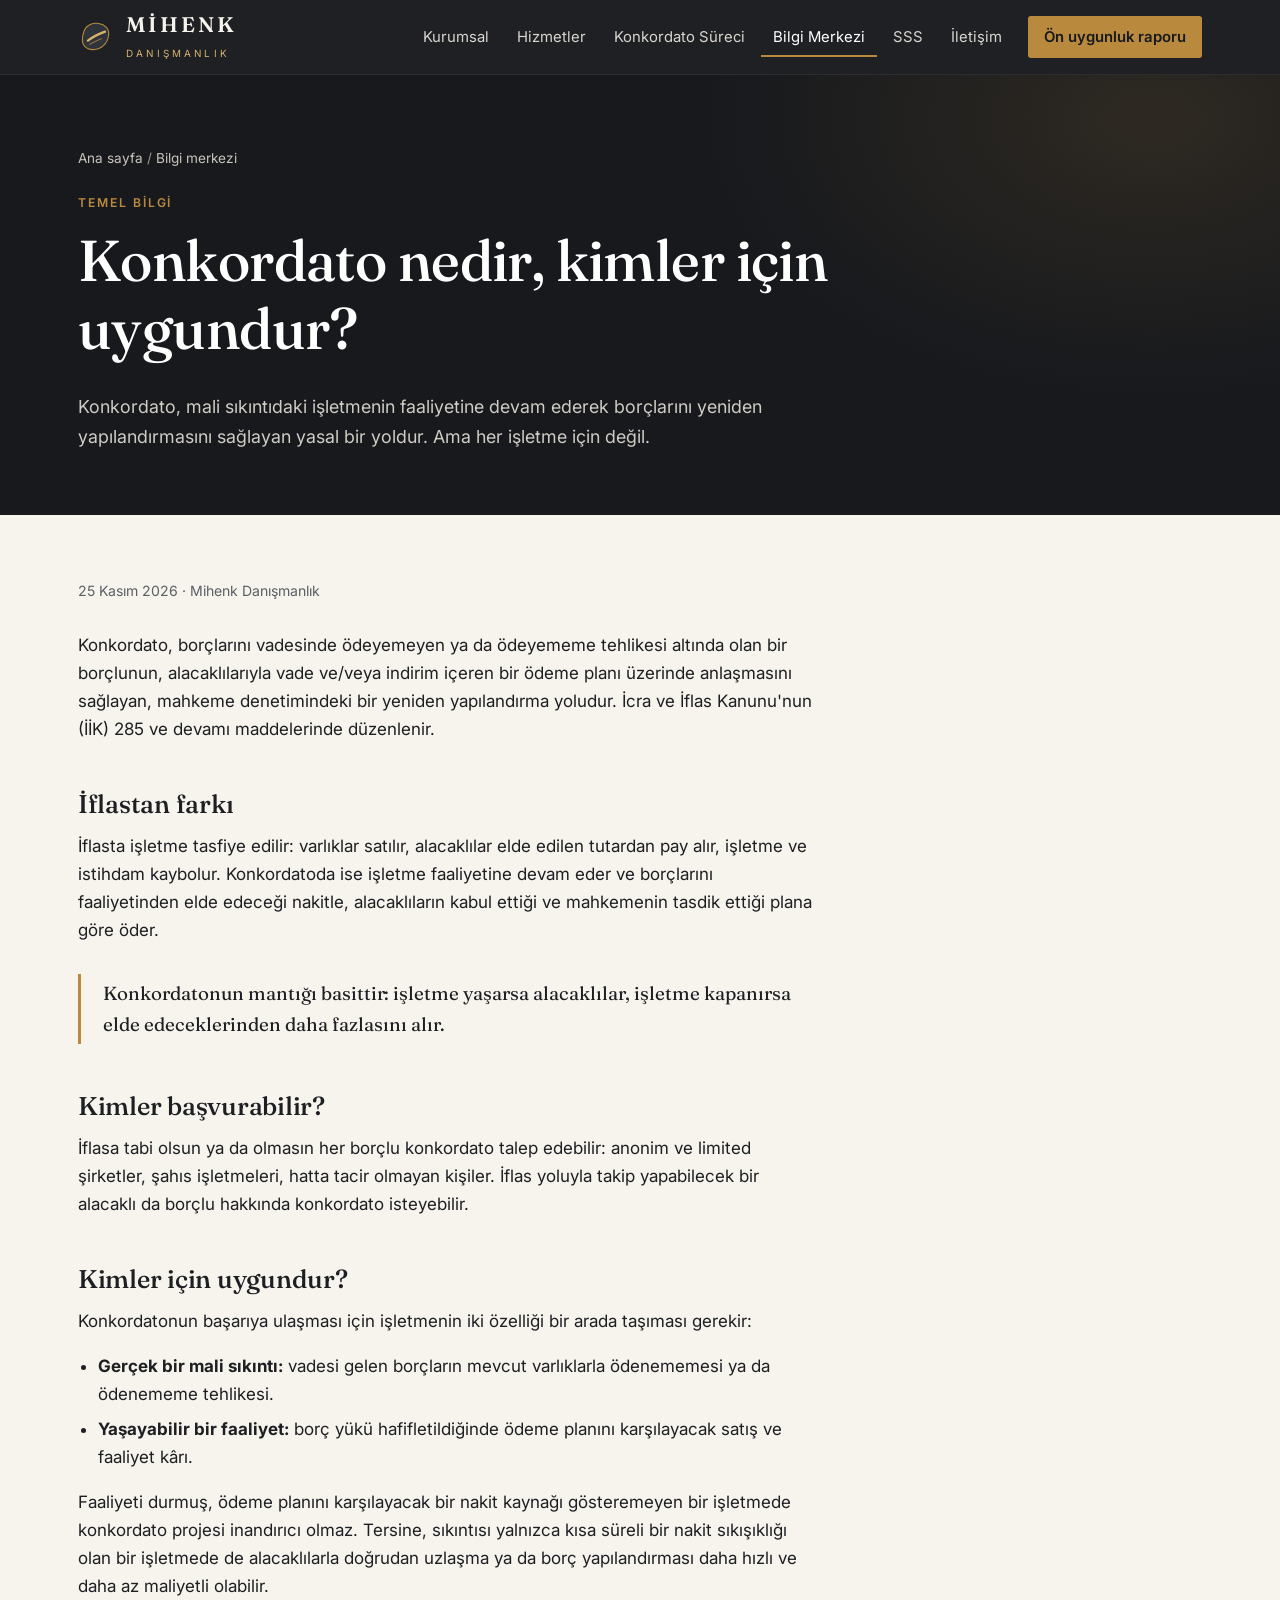
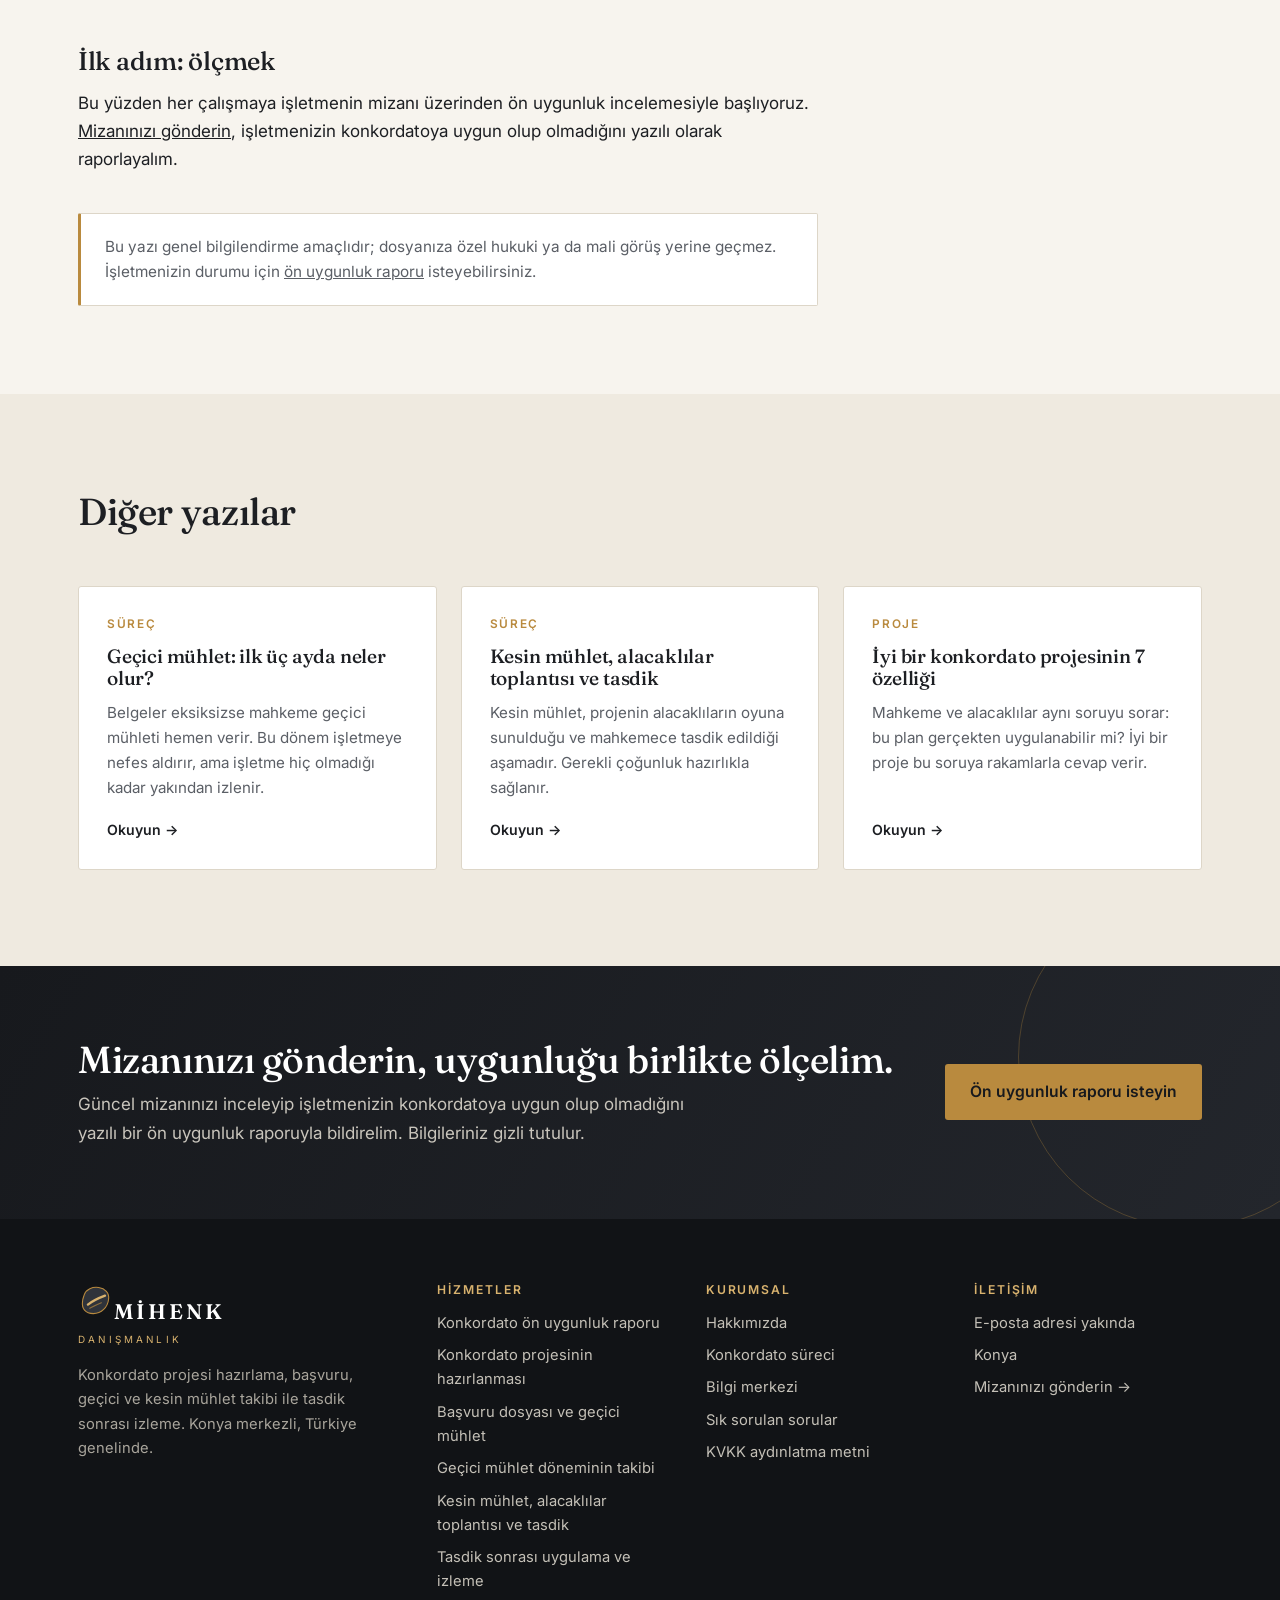
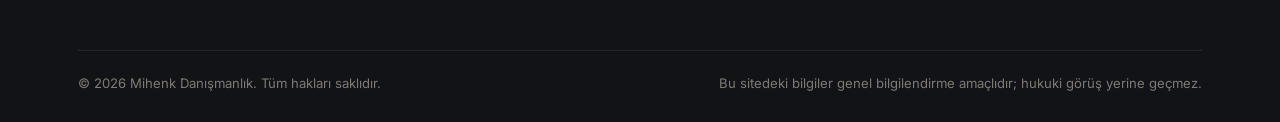
<file: bilgi/konkordato-nedir.html>
<!doctype html>
<html lang="tr">
<head>
<meta charset="utf-8">
<meta name="viewport" content="width=device-width, initial-scale=1">
<title>Konkordato nedir, kimler için uygundur? | Mihenk Danışmanlık</title>
<meta name="description" content="Konkordato, mali sıkıntıdaki işletmenin faaliyetine devam ederek borçlarını yeniden yapılandırmasını sağlayan yasal bir yoldur. Ama her işletme için değil.">
<link rel="canonical" href="https://emreceran.github.io/mihenk-danismanlik/bilgi/konkordato-nedir.html">
<meta property="og:type" content="website">
<meta property="og:site_name" content="Mihenk Danışmanlık">
<meta property="og:title" content="Konkordato nedir, kimler için uygundur? | Mihenk Danışmanlık">
<meta property="og:description" content="Konkordato, mali sıkıntıdaki işletmenin faaliyetine devam ederek borçlarını yeniden yapılandırmasını sağlayan yasal bir yoldur. Ama her işletme için değil.">
<meta property="og:url" content="https://emreceran.github.io/mihenk-danismanlik/bilgi/konkordato-nedir.html">
<meta property="og:locale" content="tr_TR">
<meta name="theme-color" content="#17191d">
<link rel="icon" href="../favicon.svg" type="image/svg+xml">
<link rel="preconnect" href="https://fonts.googleapis.com">
<link rel="preconnect" href="https://fonts.gstatic.com" crossorigin>
<link href="https://fonts.googleapis.com/css2?family=Fraunces:opsz,wght@9..144,400;9..144,500;9..144,600&family=Inter:wght@400;500;600;700&display=swap" rel="stylesheet">
<link rel="stylesheet" href="../stil.css">
</head>
<body>
<header class="ust">
  <div class="kap ust-ic">
    <a class="logo" href="../index.html" aria-label="Mihenk Danışmanlık ana sayfa"><svg viewBox="0 0 40 40" aria-hidden="true"><path d="M7 13c2-6 9-9 16-8 7 1 12 6 11 13-1 9-8 16-17 16S4 28 5 21c0-3 1-5 2-8z" fill="#2f333a" stroke="#b98a3e" stroke-width="1.2"/><path d="M11 24c5-4 11-7 19-10" stroke="#d8b26e" stroke-width="2.6" stroke-linecap="round" fill="none"/><path d="M13 28c4-2 8-4 13-6" stroke="#b98a3e" stroke-width="1.2" stroke-linecap="round" fill="none" opacity=".7"/></svg><span><span class="ad">MİHENK</span><span class="alt-ad">Danışmanlık</span></span></a>
    <button class="menu-dugme" aria-label="Menü" aria-expanded="false" onclick="var n=document.querySelector('.ust nav');var a=n.classList.toggle('acik');this.setAttribute('aria-expanded',a)"><span></span><span></span><span></span></button>
    <nav><a href="../kurumsal.html">Kurumsal</a><a href="../hizmetler.html">Hizmetler</a><a href="../konkordato-sureci.html">Konkordato Süreci</a><a href="../bilgi/index.html" aria-current=page>Bilgi Merkezi</a><a href="../sss.html">SSS</a><a href="../iletisim.html">İletişim</a><a class="nav-cta" href="../on-uygunluk.html">Ön uygunluk raporu</a></nav>
  </div>
</header>
<main>
<section class="sayfa-bas"><div class="kap">
<div class="kirinti"><a href="../index.html">Ana sayfa</a> / <a href="index.html">Bilgi merkezi</a></div>
<span class="etiket">Temel bilgi</span><h1>Konkordato nedir, kimler için uygundur?</h1><p>Konkordato, mali sıkıntıdaki işletmenin faaliyetine devam ederek borçlarını yeniden yapılandırmasını sağlayan yasal bir yoldur. Ama her işletme için değil.</p></div></section>
<article class="makale"><div class="kap"><div class="icerik">
<div class="ust-bilgi">25 Kasım 2026 · Mihenk Danışmanlık</div>
<p>Konkordato, borçlarını vadesinde ödeyemeyen ya da ödeyememe tehlikesi altında olan bir borçlunun, alacaklılarıyla vade ve/veya indirim içeren bir ödeme planı üzerinde anlaşmasını sağlayan, mahkeme denetimindeki bir yeniden yapılandırma yoludur. İcra ve İflas Kanunu&#x27;nun (İİK) 285 ve devamı maddelerinde düzenlenir.</p>
<h2>İflastan farkı</h2>
<p>İflasta işletme tasfiye edilir: varlıklar satılır, alacaklılar elde edilen tutardan pay alır, işletme ve istihdam kaybolur. Konkordatoda ise işletme faaliyetine devam eder ve borçlarını faaliyetinden elde edeceği nakitle, alacaklıların kabul ettiği ve mahkemenin tasdik ettiği plana göre öder.</p>
<blockquote>Konkordatonun mantığı basittir: işletme yaşarsa alacaklılar, işletme kapanırsa elde edeceklerinden daha fazlasını alır.</blockquote>
<h2>Kimler başvurabilir?</h2>
<p>İflasa tabi olsun ya da olmasın her borçlu konkordato talep edebilir: anonim ve limited şirketler, şahıs işletmeleri, hatta tacir olmayan kişiler. İflas yoluyla takip yapabilecek bir alacaklı da borçlu hakkında konkordato isteyebilir.</p>
<h2>Kimler için uygundur?</h2>
<p>Konkordatonun başarıya ulaşması için işletmenin iki özelliği bir arada taşıması gerekir:</p>
<ul><li><strong>Gerçek bir mali sıkıntı:</strong> vadesi gelen borçların mevcut varlıklarla ödenememesi ya da ödenememe tehlikesi.</li><li><strong>Yaşayabilir bir faaliyet:</strong> borç yükü hafifletildiğinde ödeme planını karşılayacak satış ve faaliyet kârı.</li></ul>
<p>Faaliyeti durmuş, ödeme planını karşılayacak bir nakit kaynağı gösteremeyen bir işletmede konkordato projesi inandırıcı olmaz. Tersine, sıkıntısı yalnızca kısa süreli bir nakit sıkışıklığı olan bir işletmede de alacaklılarla doğrudan uzlaşma ya da borç yapılandırması daha hızlı ve daha az maliyetli olabilir.</p>
<h2>İlk adım: ölçmek</h2>
<p>Bu yüzden her çalışmaya işletmenin mizanı üzerinden ön uygunluk incelemesiyle başlıyoruz. <a href="../on-uygunluk.html">Mizanınızı gönderin</a>, işletmenizin konkordatoya uygun olup olmadığını yazılı olarak raporlayalım.</p>
<div class="not-kutu" style="margin-top:40px">Bu yazı genel bilgilendirme amaçlıdır; dosyanıza özel hukuki ya da mali görüş yerine geçmez.
İşletmenizin durumu için <a href="../on-uygunluk.html">ön uygunluk raporu</a> isteyebilirsiniz.</div>
</div></div></article>
<section class="bolum acik"><div class="kap"><div class="bolum-bas"><h2>Diğer yazılar</h2></div><div class="yazi-liste"><a class="yazi-kart" href="../bilgi/gecici-muhlet.html"><span class="kat">Süreç</span><h3>Geçici mühlet: ilk üç ayda neler olur?</h3><p>Belgeler eksiksizse mahkeme geçici mühleti hemen verir. Bu dönem işletmeye nefes aldırır, ama işletme hiç olmadığı kadar yakından izlenir.</p><span class="oku">Okuyun →</span></a><a class="yazi-kart" href="../bilgi/kesin-muhlet-ve-tasdik.html"><span class="kat">Süreç</span><h3>Kesin mühlet, alacaklılar toplantısı ve tasdik</h3><p>Kesin mühlet, projenin alacaklıların oyuna sunulduğu ve mahkemece tasdik edildiği aşamadır. Gerekli çoğunluk hazırlıkla sağlanır.</p><span class="oku">Okuyun →</span></a><a class="yazi-kart" href="../bilgi/iyi-bir-konkordato-projesi.html"><span class="kat">Proje</span><h3>İyi bir konkordato projesinin 7 özelliği</h3><p>Mahkeme ve alacaklılar aynı soruyu sorar: bu plan gerçekten uygulanabilir mi? İyi bir proje bu soruya rakamlarla cevap verir.</p><span class="oku">Okuyun →</span></a></div></div></section>
<section class="cta"><div class="kap">
<div><h2>Mizanınızı gönderin, uygunluğu birlikte ölçelim.</h2>
<p>Güncel mizanınızı inceleyip işletmenizin konkordatoya uygun olup olmadığını yazılı bir ön uygunluk raporuyla bildirelim. Bilgileriniz gizli tutulur.</p></div>
<a class="dugme altin" href="../on-uygunluk.html">Ön uygunluk raporu isteyin</a></div></section>
</main>
<footer class="alt">
  <div class="kap">
    <div class="alt-izgara">
      <div><a class="logo" href="../index.html" aria-label="Mihenk Danışmanlık ana sayfa"><svg viewBox="0 0 40 40" aria-hidden="true"><path d="M7 13c2-6 9-9 16-8 7 1 12 6 11 13-1 9-8 16-17 16S4 28 5 21c0-3 1-5 2-8z" fill="#2f333a" stroke="#b98a3e" stroke-width="1.2"/><path d="M11 24c5-4 11-7 19-10" stroke="#d8b26e" stroke-width="2.6" stroke-linecap="round" fill="none"/><path d="M13 28c4-2 8-4 13-6" stroke="#b98a3e" stroke-width="1.2" stroke-linecap="round" fill="none" opacity=".7"/></svg><span><span class="ad">MİHENK</span><span class="alt-ad">Danışmanlık</span></span></a><p>Konkordato projesi hazırlama, başvuru, geçici ve kesin mühlet takibi ile tasdik sonrası izleme. Konya merkezli, Türkiye genelinde.</p></div>
      <div><h4>Hizmetler</h4><a href="../hizmetler.html#on-uygunluk">Konkordato ön uygunluk raporu</a><a href="../hizmetler.html#proje">Konkordato projesinin hazırlanması</a><a href="../hizmetler.html#basvuru">Başvuru dosyası ve geçici mühlet</a><a href="../hizmetler.html#gecici-muhlet">Geçici mühlet döneminin takibi</a><a href="../hizmetler.html#kesin-muhlet">Kesin mühlet, alacaklılar toplantısı ve tasdik</a><a href="../hizmetler.html#tasdik-sonrasi">Tasdik sonrası uygulama ve izleme</a></div>
      <div><h4>Kurumsal</h4><a href="../kurumsal.html">Hakkımızda</a><a href="../konkordato-sureci.html">Konkordato süreci</a><a href="../bilgi/index.html">Bilgi merkezi</a><a href="../sss.html">Sık sorulan sorular</a><a href="../kvkk.html">KVKK aydınlatma metni</a></div>
      <div><h4>İletişim</h4><span class="s">E-posta adresi yakında</span><span class="s">Konya</span><a href="../on-uygunluk.html">Mizanınızı gönderin →</a></div>
    </div>
    <div class="telif"><span>© 2026 Mihenk Danışmanlık. Tüm hakları saklıdır.</span><span>Bu sitedeki bilgiler genel bilgilendirme amaçlıdır; hukuki görüş yerine geçmez.</span></div>
  </div>
</footer>
</body>
</html>
</file>
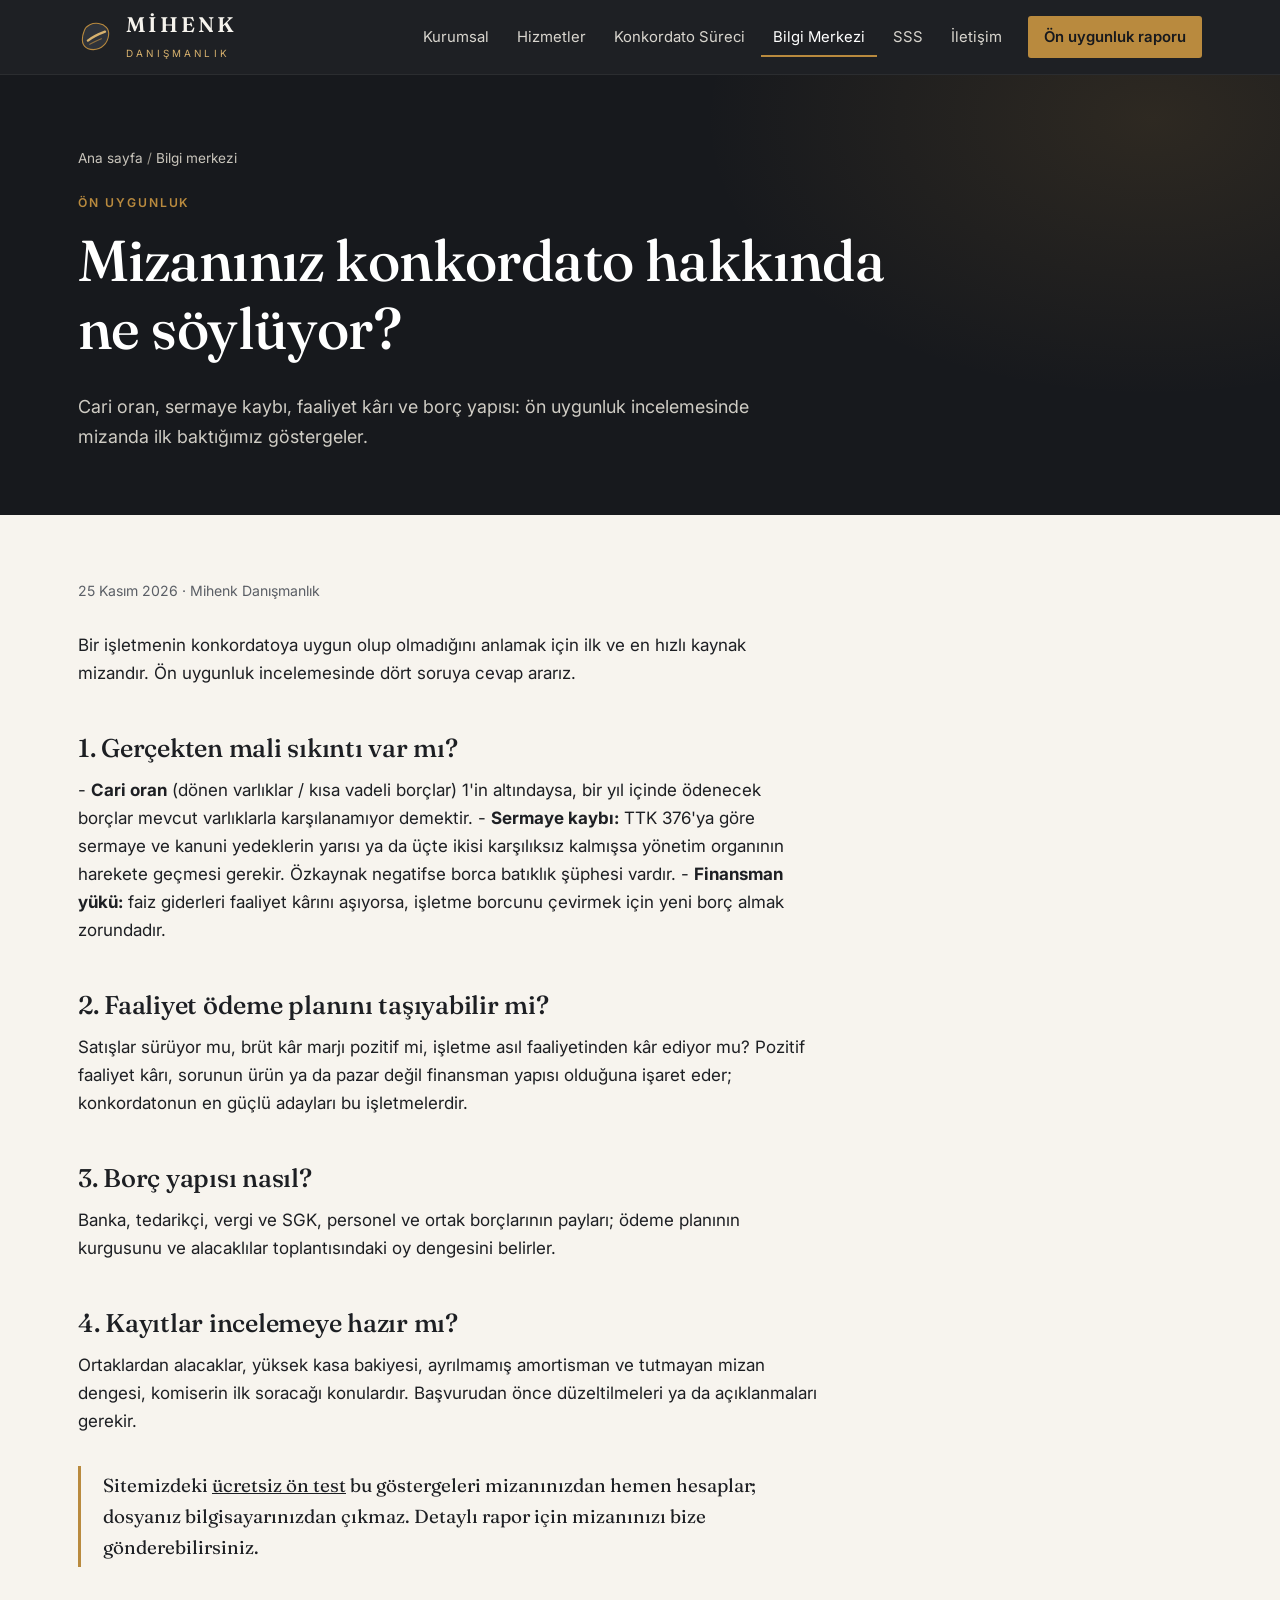
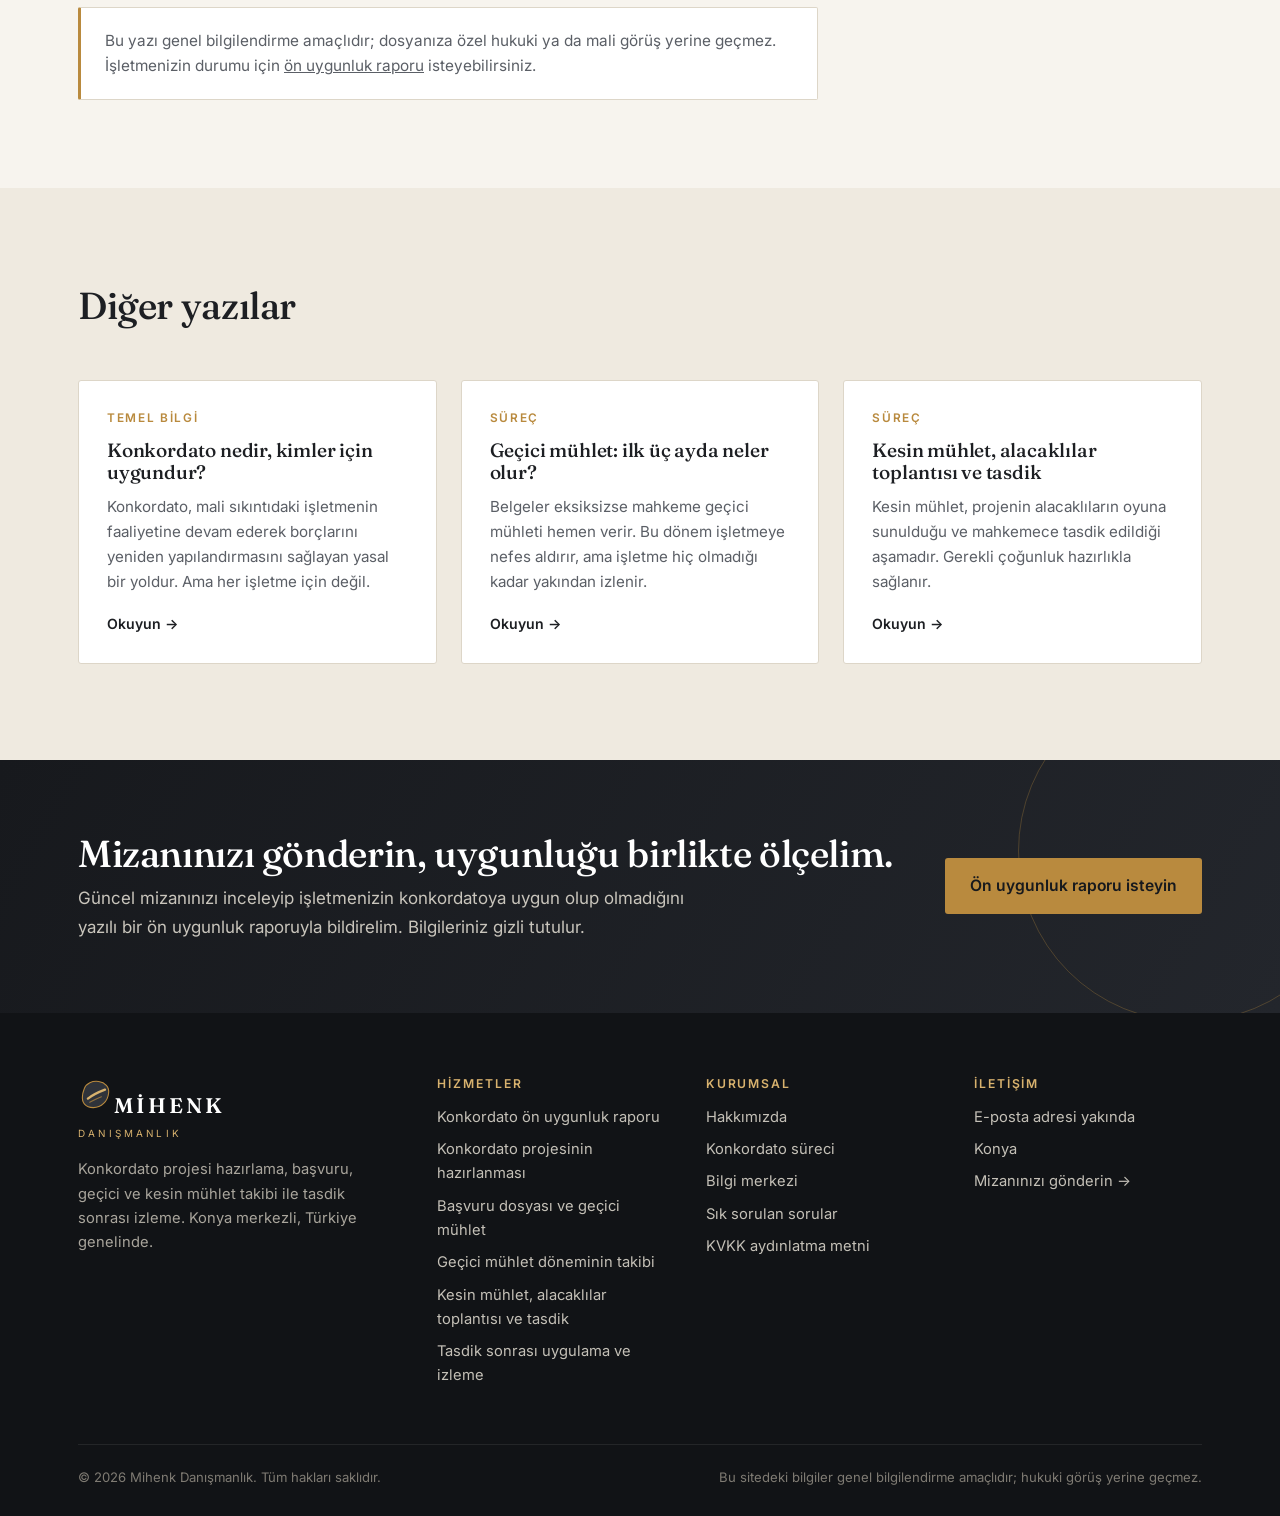
<file: bilgi/mizanda-konkordato-isaretleri.html>
<!doctype html>
<html lang="tr">
<head>
<meta charset="utf-8">
<meta name="viewport" content="width=device-width, initial-scale=1">
<title>Mizanınız konkordato hakkında ne söylüyor? | Mihenk Danışmanlık</title>
<meta name="description" content="Cari oran, sermaye kaybı, faaliyet kârı ve borç yapısı: ön uygunluk incelemesinde mizanda ilk baktığımız göstergeler.">
<link rel="canonical" href="https://emreceran.github.io/mihenk-danismanlik/bilgi/mizanda-konkordato-isaretleri.html">
<meta property="og:type" content="website">
<meta property="og:site_name" content="Mihenk Danışmanlık">
<meta property="og:title" content="Mizanınız konkordato hakkında ne söylüyor? | Mihenk Danışmanlık">
<meta property="og:description" content="Cari oran, sermaye kaybı, faaliyet kârı ve borç yapısı: ön uygunluk incelemesinde mizanda ilk baktığımız göstergeler.">
<meta property="og:url" content="https://emreceran.github.io/mihenk-danismanlik/bilgi/mizanda-konkordato-isaretleri.html">
<meta property="og:locale" content="tr_TR">
<meta name="theme-color" content="#17191d">
<link rel="icon" href="../favicon.svg" type="image/svg+xml">
<link rel="preconnect" href="https://fonts.googleapis.com">
<link rel="preconnect" href="https://fonts.gstatic.com" crossorigin>
<link href="https://fonts.googleapis.com/css2?family=Fraunces:opsz,wght@9..144,400;9..144,500;9..144,600&family=Inter:wght@400;500;600;700&display=swap" rel="stylesheet">
<link rel="stylesheet" href="../stil.css">
</head>
<body>
<header class="ust">
  <div class="kap ust-ic">
    <a class="logo" href="../index.html" aria-label="Mihenk Danışmanlık ana sayfa"><svg viewBox="0 0 40 40" aria-hidden="true"><path d="M7 13c2-6 9-9 16-8 7 1 12 6 11 13-1 9-8 16-17 16S4 28 5 21c0-3 1-5 2-8z" fill="#2f333a" stroke="#b98a3e" stroke-width="1.2"/><path d="M11 24c5-4 11-7 19-10" stroke="#d8b26e" stroke-width="2.6" stroke-linecap="round" fill="none"/><path d="M13 28c4-2 8-4 13-6" stroke="#b98a3e" stroke-width="1.2" stroke-linecap="round" fill="none" opacity=".7"/></svg><span><span class="ad">MİHENK</span><span class="alt-ad">Danışmanlık</span></span></a>
    <button class="menu-dugme" aria-label="Menü" aria-expanded="false" onclick="var n=document.querySelector('.ust nav');var a=n.classList.toggle('acik');this.setAttribute('aria-expanded',a)"><span></span><span></span><span></span></button>
    <nav><a href="../kurumsal.html">Kurumsal</a><a href="../hizmetler.html">Hizmetler</a><a href="../konkordato-sureci.html">Konkordato Süreci</a><a href="../bilgi/index.html" aria-current=page>Bilgi Merkezi</a><a href="../sss.html">SSS</a><a href="../iletisim.html">İletişim</a><a class="nav-cta" href="../on-uygunluk.html">Ön uygunluk raporu</a></nav>
  </div>
</header>
<main>
<section class="sayfa-bas"><div class="kap">
<div class="kirinti"><a href="../index.html">Ana sayfa</a> / <a href="index.html">Bilgi merkezi</a></div>
<span class="etiket">Ön uygunluk</span><h1>Mizanınız konkordato hakkında ne söylüyor?</h1><p>Cari oran, sermaye kaybı, faaliyet kârı ve borç yapısı: ön uygunluk incelemesinde mizanda ilk baktığımız göstergeler.</p></div></section>
<article class="makale"><div class="kap"><div class="icerik">
<div class="ust-bilgi">25 Kasım 2026 · Mihenk Danışmanlık</div>
<p>Bir işletmenin konkordatoya uygun olup olmadığını anlamak için ilk ve en hızlı kaynak mizandır. Ön uygunluk incelemesinde dört soruya cevap ararız.</p>
<h2>1. Gerçekten mali sıkıntı var mı?</h2>
<p>- <strong>Cari oran</strong> (dönen varlıklar / kısa vadeli borçlar) 1&#x27;in altındaysa, bir yıl içinde ödenecek borçlar mevcut varlıklarla karşılanamıyor demektir. - <strong>Sermaye kaybı:</strong> TTK 376&#x27;ya göre sermaye ve kanuni yedeklerin yarısı ya da üçte ikisi karşılıksız kalmışsa yönetim organının harekete geçmesi gerekir. Özkaynak negatifse borca batıklık şüphesi vardır. - <strong>Finansman yükü:</strong> faiz giderleri faaliyet kârını aşıyorsa, işletme borcunu çevirmek için yeni borç almak zorundadır.</p>
<h2>2. Faaliyet ödeme planını taşıyabilir mi?</h2>
<p>Satışlar sürüyor mu, brüt kâr marjı pozitif mi, işletme asıl faaliyetinden kâr ediyor mu? Pozitif faaliyet kârı, sorunun ürün ya da pazar değil finansman yapısı olduğuna işaret eder; konkordatonun en güçlü adayları bu işletmelerdir.</p>
<h2>3. Borç yapısı nasıl?</h2>
<p>Banka, tedarikçi, vergi ve SGK, personel ve ortak borçlarının payları; ödeme planının kurgusunu ve alacaklılar toplantısındaki oy dengesini belirler.</p>
<h2>4. Kayıtlar incelemeye hazır mı?</h2>
<p>Ortaklardan alacaklar, yüksek kasa bakiyesi, ayrılmamış amortisman ve tutmayan mizan dengesi, komiserin ilk soracağı konulardır. Başvurudan önce düzeltilmeleri ya da açıklanmaları gerekir.</p>
<blockquote>Sitemizdeki <a href="../on-uygunluk.html#test">ücretsiz ön test</a> bu göstergeleri mizanınızdan hemen hesaplar; dosyanız bilgisayarınızdan çıkmaz. Detaylı rapor için mizanınızı bize gönderebilirsiniz.</blockquote>
<div class="not-kutu" style="margin-top:40px">Bu yazı genel bilgilendirme amaçlıdır; dosyanıza özel hukuki ya da mali görüş yerine geçmez.
İşletmenizin durumu için <a href="../on-uygunluk.html">ön uygunluk raporu</a> isteyebilirsiniz.</div>
</div></div></article>
<section class="bolum acik"><div class="kap"><div class="bolum-bas"><h2>Diğer yazılar</h2></div><div class="yazi-liste"><a class="yazi-kart" href="../bilgi/konkordato-nedir.html"><span class="kat">Temel bilgi</span><h3>Konkordato nedir, kimler için uygundur?</h3><p>Konkordato, mali sıkıntıdaki işletmenin faaliyetine devam ederek borçlarını yeniden yapılandırmasını sağlayan yasal bir yoldur. Ama her işletme için değil.</p><span class="oku">Okuyun →</span></a><a class="yazi-kart" href="../bilgi/gecici-muhlet.html"><span class="kat">Süreç</span><h3>Geçici mühlet: ilk üç ayda neler olur?</h3><p>Belgeler eksiksizse mahkeme geçici mühleti hemen verir. Bu dönem işletmeye nefes aldırır, ama işletme hiç olmadığı kadar yakından izlenir.</p><span class="oku">Okuyun →</span></a><a class="yazi-kart" href="../bilgi/kesin-muhlet-ve-tasdik.html"><span class="kat">Süreç</span><h3>Kesin mühlet, alacaklılar toplantısı ve tasdik</h3><p>Kesin mühlet, projenin alacaklıların oyuna sunulduğu ve mahkemece tasdik edildiği aşamadır. Gerekli çoğunluk hazırlıkla sağlanır.</p><span class="oku">Okuyun →</span></a></div></div></section>
<section class="cta"><div class="kap">
<div><h2>Mizanınızı gönderin, uygunluğu birlikte ölçelim.</h2>
<p>Güncel mizanınızı inceleyip işletmenizin konkordatoya uygun olup olmadığını yazılı bir ön uygunluk raporuyla bildirelim. Bilgileriniz gizli tutulur.</p></div>
<a class="dugme altin" href="../on-uygunluk.html">Ön uygunluk raporu isteyin</a></div></section>
</main>
<footer class="alt">
  <div class="kap">
    <div class="alt-izgara">
      <div><a class="logo" href="../index.html" aria-label="Mihenk Danışmanlık ana sayfa"><svg viewBox="0 0 40 40" aria-hidden="true"><path d="M7 13c2-6 9-9 16-8 7 1 12 6 11 13-1 9-8 16-17 16S4 28 5 21c0-3 1-5 2-8z" fill="#2f333a" stroke="#b98a3e" stroke-width="1.2"/><path d="M11 24c5-4 11-7 19-10" stroke="#d8b26e" stroke-width="2.6" stroke-linecap="round" fill="none"/><path d="M13 28c4-2 8-4 13-6" stroke="#b98a3e" stroke-width="1.2" stroke-linecap="round" fill="none" opacity=".7"/></svg><span><span class="ad">MİHENK</span><span class="alt-ad">Danışmanlık</span></span></a><p>Konkordato projesi hazırlama, başvuru, geçici ve kesin mühlet takibi ile tasdik sonrası izleme. Konya merkezli, Türkiye genelinde.</p></div>
      <div><h4>Hizmetler</h4><a href="../hizmetler.html#on-uygunluk">Konkordato ön uygunluk raporu</a><a href="../hizmetler.html#proje">Konkordato projesinin hazırlanması</a><a href="../hizmetler.html#basvuru">Başvuru dosyası ve geçici mühlet</a><a href="../hizmetler.html#gecici-muhlet">Geçici mühlet döneminin takibi</a><a href="../hizmetler.html#kesin-muhlet">Kesin mühlet, alacaklılar toplantısı ve tasdik</a><a href="../hizmetler.html#tasdik-sonrasi">Tasdik sonrası uygulama ve izleme</a></div>
      <div><h4>Kurumsal</h4><a href="../kurumsal.html">Hakkımızda</a><a href="../konkordato-sureci.html">Konkordato süreci</a><a href="../bilgi/index.html">Bilgi merkezi</a><a href="../sss.html">Sık sorulan sorular</a><a href="../kvkk.html">KVKK aydınlatma metni</a></div>
      <div><h4>İletişim</h4><span class="s">E-posta adresi yakında</span><span class="s">Konya</span><a href="../on-uygunluk.html">Mizanınızı gönderin →</a></div>
    </div>
    <div class="telif"><span>© 2026 Mihenk Danışmanlık. Tüm hakları saklıdır.</span><span>Bu sitedeki bilgiler genel bilgilendirme amaçlıdır; hukuki görüş yerine geçmez.</span></div>
  </div>
</footer>
</body>
</html>
</file>
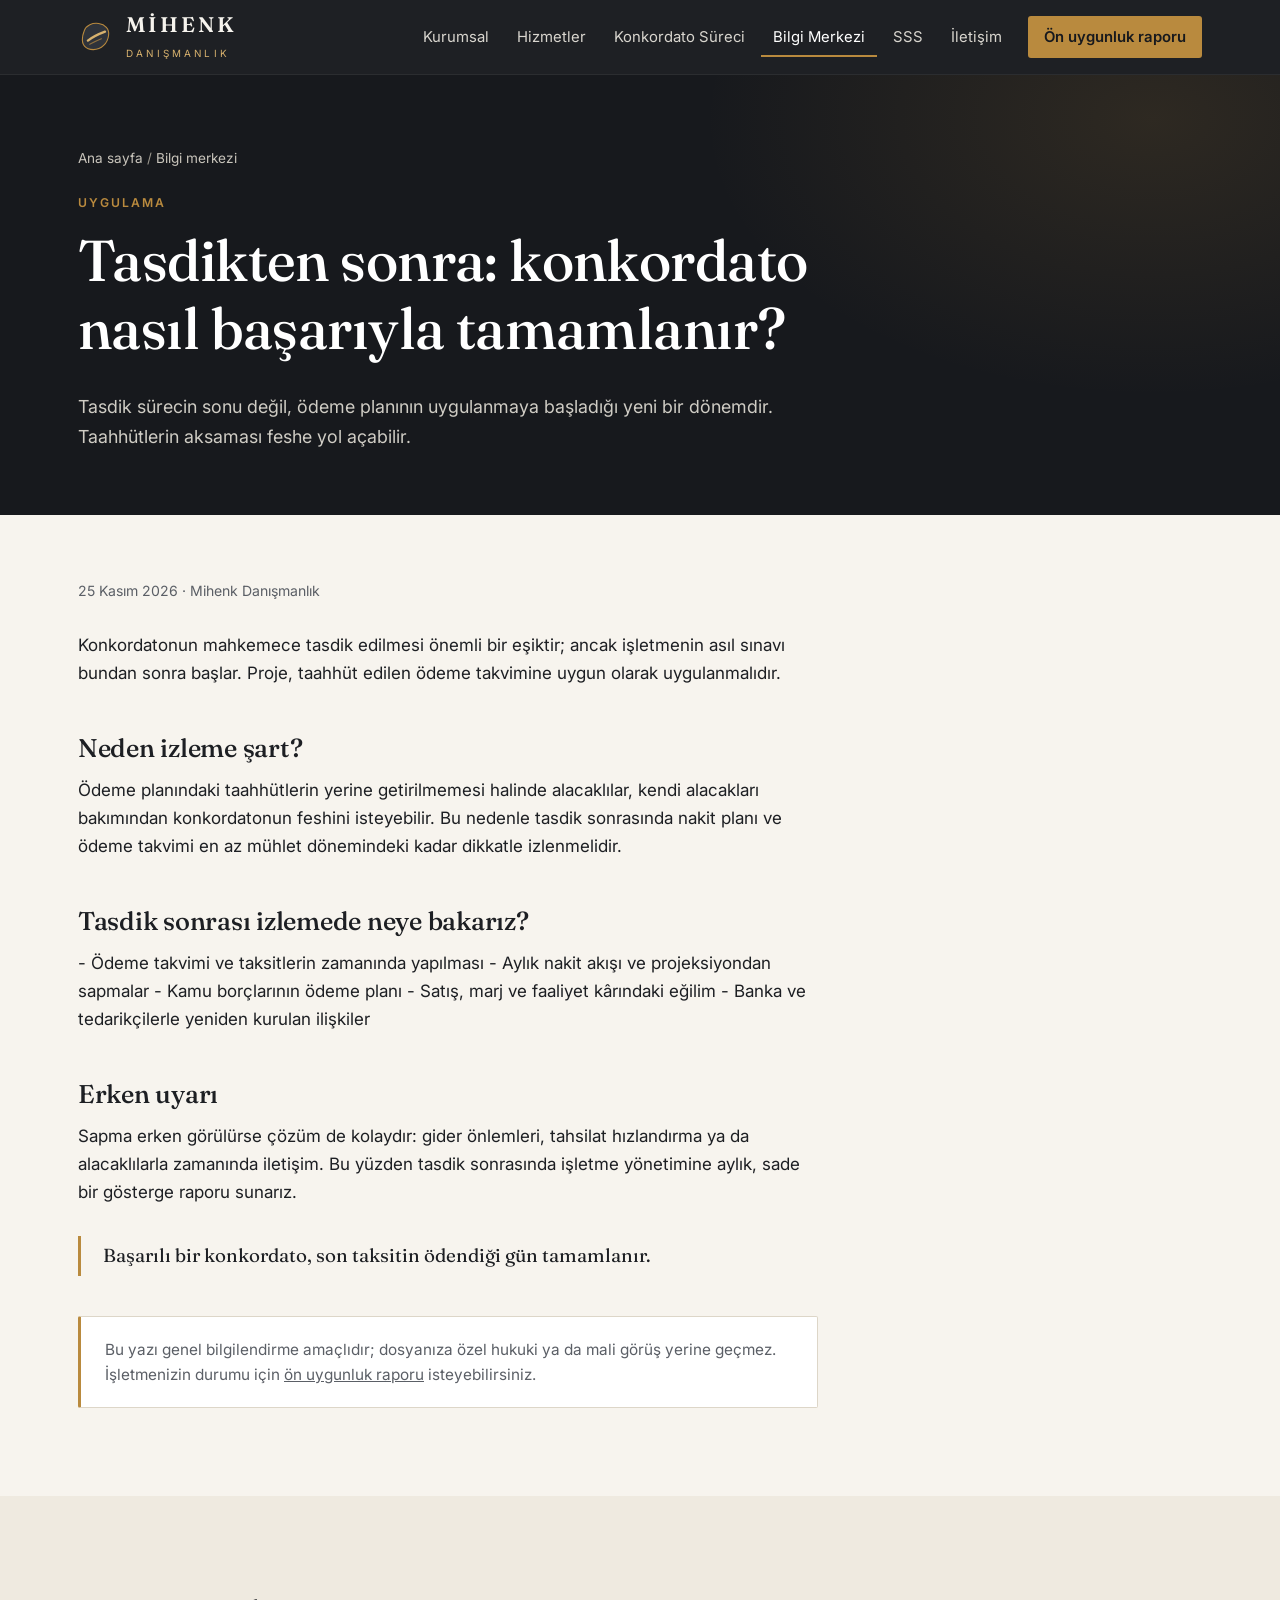
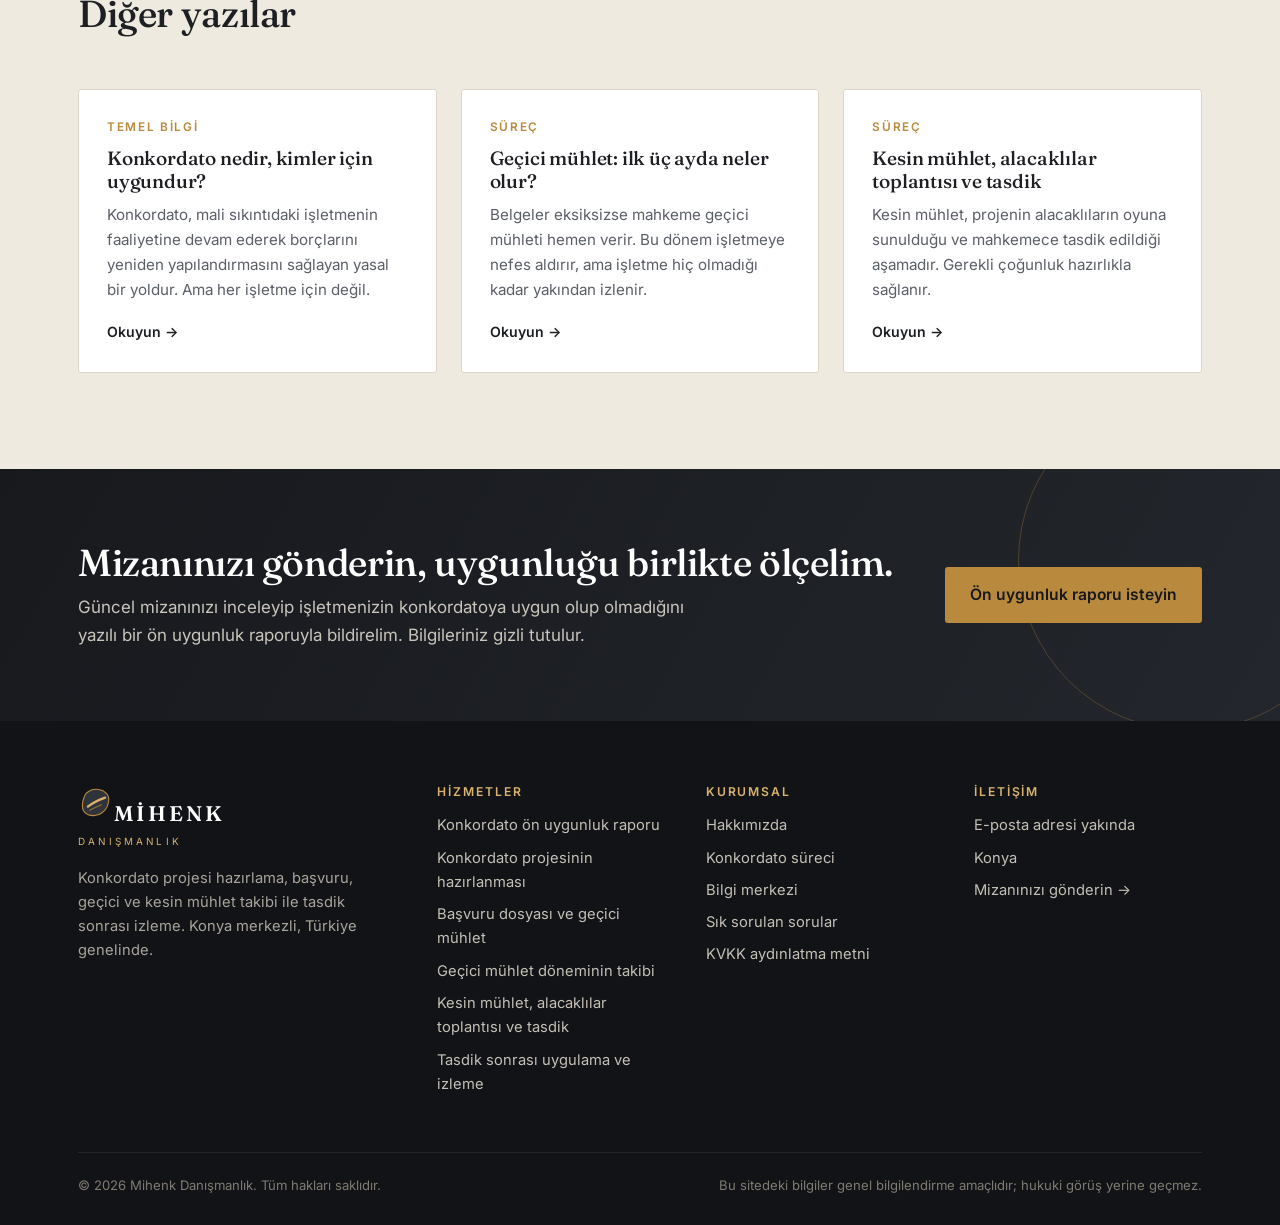
<file: bilgi/tasdik-sonrasi.html>
<!doctype html>
<html lang="tr">
<head>
<meta charset="utf-8">
<meta name="viewport" content="width=device-width, initial-scale=1">
<title>Tasdikten sonra: konkordato nasıl başarıyla tamamlanır? | Mihenk Danışmanlık</title>
<meta name="description" content="Tasdik sürecin sonu değil, ödeme planının uygulanmaya başladığı yeni bir dönemdir. Taahhütlerin aksaması feshe yol açabilir.">
<link rel="canonical" href="https://emreceran.github.io/mihenk-danismanlik/bilgi/tasdik-sonrasi.html">
<meta property="og:type" content="website">
<meta property="og:site_name" content="Mihenk Danışmanlık">
<meta property="og:title" content="Tasdikten sonra: konkordato nasıl başarıyla tamamlanır? | Mihenk Danışmanlık">
<meta property="og:description" content="Tasdik sürecin sonu değil, ödeme planının uygulanmaya başladığı yeni bir dönemdir. Taahhütlerin aksaması feshe yol açabilir.">
<meta property="og:url" content="https://emreceran.github.io/mihenk-danismanlik/bilgi/tasdik-sonrasi.html">
<meta property="og:locale" content="tr_TR">
<meta name="theme-color" content="#17191d">
<link rel="icon" href="../favicon.svg" type="image/svg+xml">
<link rel="preconnect" href="https://fonts.googleapis.com">
<link rel="preconnect" href="https://fonts.gstatic.com" crossorigin>
<link href="https://fonts.googleapis.com/css2?family=Fraunces:opsz,wght@9..144,400;9..144,500;9..144,600&family=Inter:wght@400;500;600;700&display=swap" rel="stylesheet">
<link rel="stylesheet" href="../stil.css">
</head>
<body>
<header class="ust">
  <div class="kap ust-ic">
    <a class="logo" href="../index.html" aria-label="Mihenk Danışmanlık ana sayfa"><svg viewBox="0 0 40 40" aria-hidden="true"><path d="M7 13c2-6 9-9 16-8 7 1 12 6 11 13-1 9-8 16-17 16S4 28 5 21c0-3 1-5 2-8z" fill="#2f333a" stroke="#b98a3e" stroke-width="1.2"/><path d="M11 24c5-4 11-7 19-10" stroke="#d8b26e" stroke-width="2.6" stroke-linecap="round" fill="none"/><path d="M13 28c4-2 8-4 13-6" stroke="#b98a3e" stroke-width="1.2" stroke-linecap="round" fill="none" opacity=".7"/></svg><span><span class="ad">MİHENK</span><span class="alt-ad">Danışmanlık</span></span></a>
    <button class="menu-dugme" aria-label="Menü" aria-expanded="false" onclick="var n=document.querySelector('.ust nav');var a=n.classList.toggle('acik');this.setAttribute('aria-expanded',a)"><span></span><span></span><span></span></button>
    <nav><a href="../kurumsal.html">Kurumsal</a><a href="../hizmetler.html">Hizmetler</a><a href="../konkordato-sureci.html">Konkordato Süreci</a><a href="../bilgi/index.html" aria-current=page>Bilgi Merkezi</a><a href="../sss.html">SSS</a><a href="../iletisim.html">İletişim</a><a class="nav-cta" href="../on-uygunluk.html">Ön uygunluk raporu</a></nav>
  </div>
</header>
<main>
<section class="sayfa-bas"><div class="kap">
<div class="kirinti"><a href="../index.html">Ana sayfa</a> / <a href="index.html">Bilgi merkezi</a></div>
<span class="etiket">Uygulama</span><h1>Tasdikten sonra: konkordato nasıl başarıyla tamamlanır?</h1><p>Tasdik sürecin sonu değil, ödeme planının uygulanmaya başladığı yeni bir dönemdir. Taahhütlerin aksaması feshe yol açabilir.</p></div></section>
<article class="makale"><div class="kap"><div class="icerik">
<div class="ust-bilgi">25 Kasım 2026 · Mihenk Danışmanlık</div>
<p>Konkordatonun mahkemece tasdik edilmesi önemli bir eşiktir; ancak işletmenin asıl sınavı bundan sonra başlar. Proje, taahhüt edilen ödeme takvimine uygun olarak uygulanmalıdır.</p>
<h2>Neden izleme şart?</h2>
<p>Ödeme planındaki taahhütlerin yerine getirilmemesi halinde alacaklılar, kendi alacakları bakımından konkordatonun feshini isteyebilir. Bu nedenle tasdik sonrasında nakit planı ve ödeme takvimi en az mühlet dönemindeki kadar dikkatle izlenmelidir.</p>
<h2>Tasdik sonrası izlemede neye bakarız?</h2>
<p>- Ödeme takvimi ve taksitlerin zamanında yapılması - Aylık nakit akışı ve projeksiyondan sapmalar - Kamu borçlarının ödeme planı - Satış, marj ve faaliyet kârındaki eğilim - Banka ve tedarikçilerle yeniden kurulan ilişkiler</p>
<h2>Erken uyarı</h2>
<p>Sapma erken görülürse çözüm de kolaydır: gider önlemleri, tahsilat hızlandırma ya da alacaklılarla zamanında iletişim. Bu yüzden tasdik sonrasında işletme yönetimine aylık, sade bir gösterge raporu sunarız.</p>
<blockquote>Başarılı bir konkordato, son taksitin ödendiği gün tamamlanır.</blockquote>
<div class="not-kutu" style="margin-top:40px">Bu yazı genel bilgilendirme amaçlıdır; dosyanıza özel hukuki ya da mali görüş yerine geçmez.
İşletmenizin durumu için <a href="../on-uygunluk.html">ön uygunluk raporu</a> isteyebilirsiniz.</div>
</div></div></article>
<section class="bolum acik"><div class="kap"><div class="bolum-bas"><h2>Diğer yazılar</h2></div><div class="yazi-liste"><a class="yazi-kart" href="../bilgi/konkordato-nedir.html"><span class="kat">Temel bilgi</span><h3>Konkordato nedir, kimler için uygundur?</h3><p>Konkordato, mali sıkıntıdaki işletmenin faaliyetine devam ederek borçlarını yeniden yapılandırmasını sağlayan yasal bir yoldur. Ama her işletme için değil.</p><span class="oku">Okuyun →</span></a><a class="yazi-kart" href="../bilgi/gecici-muhlet.html"><span class="kat">Süreç</span><h3>Geçici mühlet: ilk üç ayda neler olur?</h3><p>Belgeler eksiksizse mahkeme geçici mühleti hemen verir. Bu dönem işletmeye nefes aldırır, ama işletme hiç olmadığı kadar yakından izlenir.</p><span class="oku">Okuyun →</span></a><a class="yazi-kart" href="../bilgi/kesin-muhlet-ve-tasdik.html"><span class="kat">Süreç</span><h3>Kesin mühlet, alacaklılar toplantısı ve tasdik</h3><p>Kesin mühlet, projenin alacaklıların oyuna sunulduğu ve mahkemece tasdik edildiği aşamadır. Gerekli çoğunluk hazırlıkla sağlanır.</p><span class="oku">Okuyun →</span></a></div></div></section>
<section class="cta"><div class="kap">
<div><h2>Mizanınızı gönderin, uygunluğu birlikte ölçelim.</h2>
<p>Güncel mizanınızı inceleyip işletmenizin konkordatoya uygun olup olmadığını yazılı bir ön uygunluk raporuyla bildirelim. Bilgileriniz gizli tutulur.</p></div>
<a class="dugme altin" href="../on-uygunluk.html">Ön uygunluk raporu isteyin</a></div></section>
</main>
<footer class="alt">
  <div class="kap">
    <div class="alt-izgara">
      <div><a class="logo" href="../index.html" aria-label="Mihenk Danışmanlık ana sayfa"><svg viewBox="0 0 40 40" aria-hidden="true"><path d="M7 13c2-6 9-9 16-8 7 1 12 6 11 13-1 9-8 16-17 16S4 28 5 21c0-3 1-5 2-8z" fill="#2f333a" stroke="#b98a3e" stroke-width="1.2"/><path d="M11 24c5-4 11-7 19-10" stroke="#d8b26e" stroke-width="2.6" stroke-linecap="round" fill="none"/><path d="M13 28c4-2 8-4 13-6" stroke="#b98a3e" stroke-width="1.2" stroke-linecap="round" fill="none" opacity=".7"/></svg><span><span class="ad">MİHENK</span><span class="alt-ad">Danışmanlık</span></span></a><p>Konkordato projesi hazırlama, başvuru, geçici ve kesin mühlet takibi ile tasdik sonrası izleme. Konya merkezli, Türkiye genelinde.</p></div>
      <div><h4>Hizmetler</h4><a href="../hizmetler.html#on-uygunluk">Konkordato ön uygunluk raporu</a><a href="../hizmetler.html#proje">Konkordato projesinin hazırlanması</a><a href="../hizmetler.html#basvuru">Başvuru dosyası ve geçici mühlet</a><a href="../hizmetler.html#gecici-muhlet">Geçici mühlet döneminin takibi</a><a href="../hizmetler.html#kesin-muhlet">Kesin mühlet, alacaklılar toplantısı ve tasdik</a><a href="../hizmetler.html#tasdik-sonrasi">Tasdik sonrası uygulama ve izleme</a></div>
      <div><h4>Kurumsal</h4><a href="../kurumsal.html">Hakkımızda</a><a href="../konkordato-sureci.html">Konkordato süreci</a><a href="../bilgi/index.html">Bilgi merkezi</a><a href="../sss.html">Sık sorulan sorular</a><a href="../kvkk.html">KVKK aydınlatma metni</a></div>
      <div><h4>İletişim</h4><span class="s">E-posta adresi yakında</span><span class="s">Konya</span><a href="../on-uygunluk.html">Mizanınızı gönderin →</a></div>
    </div>
    <div class="telif"><span>© 2026 Mihenk Danışmanlık. Tüm hakları saklıdır.</span><span>Bu sitedeki bilgiler genel bilgilendirme amaçlıdır; hukuki görüş yerine geçmez.</span></div>
  </div>
</footer>
</body>
</html>
</file>
<file: stil.css>
/* Mihenk Danışmanlık — mihenk taşı: koyu bazalt + altın iz */
:root {
  --tas: #17191d;
  --tas-2: #23262c;
  --tas-3: #2f333a;
  --altin: #b98a3e;
  --altin-acik: #d8b26e;
  --kagit: #f7f4ee;
  --kagit-2: #efeae0;
  --murekkep: #1d1f23;
  --gri: #5b5f66;
  --cizgi: #ddd6c8;
  --yesil: #2f6b4f;
  --sari: #a8741a;
  --kirmizi: #a33a2c;
  --serif: "Fraunces", Georgia, "Times New Roman", serif;
  --sans: "Inter", system-ui, -apple-system, "Segoe UI", sans-serif;
  --en: 1180px;
}
* { box-sizing: border-box; }
html { scroll-behavior: smooth; }
body { margin: 0; font-family: var(--sans); font-size: 17px; line-height: 1.65; color: var(--murekkep); background: var(--kagit); -webkit-font-smoothing: antialiased; }
img { max-width: 100%; display: block; }
a { color: inherit; }
h1, h2, h3, h4 { font-family: var(--serif); font-weight: 500; line-height: 1.18; margin: 0 0 .5em; letter-spacing: -.01em; }
h1 { font-size: clamp(2.2rem, 4.6vw, 3.6rem); }
h2 { font-size: clamp(1.7rem, 3vw, 2.35rem); }
h3 { font-size: 1.3rem; }
p { margin: 0 0 1em; }
.kap { max-width: var(--en); margin: 0 auto; padding: 0 28px; }
.dar { max-width: 780px; }
.etiket { display: inline-block; font-family: var(--sans); font-size: .76rem; font-weight: 600; letter-spacing: .16em; text-transform: uppercase; color: var(--altin); margin-bottom: 14px; }
.ince { color: var(--gri); }

/* Üst bar */
.ust { position: sticky; top: 0; z-index: 20; background: rgba(23, 25, 29, .97); backdrop-filter: blur(6px); color: var(--kagit); border-bottom: 1px solid rgba(255,255,255,.06); }
.ust-ic { display: flex; align-items: center; gap: 28px; height: 74px; }
.logo { display: flex; align-items: center; gap: 12px; text-decoration: none; color: inherit; }
.logo svg { width: 36px; height: 36px; flex: none; }
.logo .ad { font-family: var(--serif); font-size: 1.32rem; font-weight: 600; letter-spacing: .14em; line-height: 1; }
.logo .alt-ad { display: block; font-family: var(--sans); font-size: .62rem; letter-spacing: .32em; text-transform: uppercase; color: var(--altin-acik); margin-top: 5px; }
.ust nav { margin-left: auto; display: flex; align-items: center; gap: 4px; }
.ust nav a { text-decoration: none; font-size: .93rem; padding: 8px 12px; color: #d9d6cf; border-radius: 3px; }
.ust nav a:hover, .ust nav a[aria-current] { color: #fff; }
.ust nav a[aria-current] { box-shadow: inset 0 -2px 0 var(--altin); border-radius: 0; }
.ust nav .nav-cta { background: var(--altin); color: var(--tas); font-weight: 600; margin-left: 10px; padding: 9px 16px; }
.ust nav .nav-cta:hover { background: var(--altin-acik); color: var(--tas); }
.menu-dugme { display: none; margin-left: auto; background: none; border: 0; padding: 10px; cursor: pointer; }
.menu-dugme span { display: block; width: 24px; height: 2px; background: var(--kagit); margin: 5px 0; }

/* Düğmeler */
.dugme { display: inline-block; text-decoration: none; font-weight: 600; font-size: .98rem; padding: 14px 24px; border-radius: 3px; border: 1px solid transparent; cursor: pointer; font-family: var(--sans); transition: background .15s; }
.dugme.altin { background: var(--altin); color: var(--tas); }
.dugme.altin:hover { background: var(--altin-acik); }
.dugme.cerceve { border-color: rgba(255,255,255,.35); color: #fff; }
.dugme.cerceve:hover { border-color: #fff; }
.dugme.koyu { background: var(--tas); color: #fff; }
.dugme.koyu:hover { background: var(--tas-3); }
.dugme.cerceve-koyu { border-color: var(--murekkep); color: var(--murekkep); background: transparent; }

/* Kahraman */
.kahraman { background: var(--tas); color: var(--kagit); position: relative; overflow: hidden; }
.kahraman::before { content: ""; position: absolute; inset: 0; background:
  radial-gradient(ellipse 60% 70% at 85% 30%, rgba(185,138,62,.16), transparent 70%),
  repeating-linear-gradient(115deg, transparent 0 46px, rgba(255,255,255,.018) 46px 47px); }
.kahraman .kap { position: relative; padding-top: 96px; padding-bottom: 88px; display: grid; grid-template-columns: 1.25fr .9fr; gap: 64px; align-items: center; }
.kahraman h1 { color: #fff; }
.kahraman h1 em { font-style: italic; color: var(--altin-acik); }
.kahraman .giris { font-size: 1.15rem; color: #cfccc4; max-width: 600px; margin-bottom: 30px; }
.kahraman .dugmeler { display: flex; flex-wrap: wrap; gap: 12px; }
.kart-tas { background: linear-gradient(160deg, var(--tas-2), #1b1d21); border: 1px solid rgba(255,255,255,.08); padding: 34px; border-radius: 4px; position: relative; }
.kart-tas::after { content: ""; position: absolute; left: 34px; right: 34px; top: 0; height: 3px; background: linear-gradient(90deg, var(--altin), transparent); }
.kart-tas .buyuk { font-family: var(--serif); font-size: 4.4rem; line-height: 1; color: var(--altin-acik); }
.kart-tas .buyuk small { font-size: 2rem; }
.kart-tas p { color: #c9c5bc; margin: 8px 0 22px; }
.kart-tas hr { border: 0; border-top: 1px solid rgba(255,255,255,.1); margin: 0 0 22px; }

/* Rakam şeridi */
.rakamlar { background: var(--tas-2); color: var(--kagit); border-top: 1px solid rgba(255,255,255,.06); }
.rakamlar .kap { display: grid; grid-template-columns: repeat(4, 1fr); }
.rakamlar div.r { padding: 30px 24px; border-left: 1px solid rgba(255,255,255,.08); }
.rakamlar div.r:first-child { border-left: 0; padding-left: 0; }
.rakamlar strong { display: block; font-family: var(--serif); font-size: 2.3rem; font-weight: 500; color: var(--altin-acik); line-height: 1.1; }
.rakamlar span { font-size: .9rem; color: #b9b5ac; }

/* Bölümler */
.bolum { padding: 96px 0; }
.bolum.acik { background: var(--kagit-2); }
.bolum.koyu { background: var(--tas); color: var(--kagit); }
.bolum.koyu h2, .bolum.koyu h3 { color: #fff; }
.bolum.koyu p { color: #c9c5bc; }
.bolum-bas { max-width: 760px; margin-bottom: 52px; }
.bolum-bas p { font-size: 1.1rem; color: var(--gri); }
.bolum.koyu .bolum-bas p { color: #bdb9b0; }

.izgara { display: grid; gap: 24px; }
.izgara.u3 { grid-template-columns: repeat(3, 1fr); }
.izgara.u2 { grid-template-columns: repeat(2, 1fr); }
.izgara.u4 { grid-template-columns: repeat(4, 1fr); }
.kart { background: #fff; border: 1px solid var(--cizgi); padding: 30px; border-radius: 3px; position: relative; }
.kart h3 { margin-bottom: .45em; }
.kart p { color: var(--gri); font-size: .98rem; margin: 0; }
.kart .no { font-family: var(--serif); color: var(--altin); font-size: 1rem; margin-bottom: 14px; display: block; }
.kart a.devam { display: inline-block; margin-top: 16px; font-weight: 600; font-size: .93rem; text-decoration: none; color: var(--murekkep); border-bottom: 1px solid var(--altin); }
.kart.vurgu { border-top: 3px solid var(--altin); }
.bolum.koyu .kart { background: var(--tas-2); border-color: rgba(255,255,255,.08); }
.bolum.koyu .kart p { color: #b9b5ac; }

/* Süreç zaman çizelgesi */
.surec { list-style: none; margin: 0; padding: 0; counter-reset: s; }
.surec > li { display: grid; grid-template-columns: 74px 1fr; gap: 26px; padding-bottom: 38px; position: relative; }
.surec > li::before { counter-increment: s; content: counter(s, decimal-leading-zero); font-family: var(--serif); font-size: 1.15rem; width: 58px; height: 58px; border-radius: 50%; display: grid; place-items: center; background: var(--tas); color: var(--altin-acik); border: 1px solid var(--altin); position: relative; z-index: 1; }
.surec > li::after { content: ""; position: absolute; left: 29px; top: 58px; bottom: 0; width: 1px; background: var(--cizgi); }
.surec > li:last-child::after { display: none; }
.surec h3 { margin: 12px 0 6px; }
.surec .sure { display: inline-block; font-size: .78rem; font-weight: 600; letter-spacing: .06em; text-transform: uppercase; background: var(--kagit-2); border: 1px solid var(--cizgi); padding: 3px 10px; border-radius: 20px; margin-left: 8px; vertical-align: middle; font-family: var(--sans); color: var(--gri); }
.surec p { color: var(--gri); margin-bottom: .6em; }
.surec ul { margin: .4em 0 0; padding-left: 1.2em; color: var(--gri); }
.surec ul li { margin-bottom: .25em; }
.bolum.koyu .surec > li::after { background: rgba(255,255,255,.12); }
.bolum.koyu .surec p, .bolum.koyu .surec ul { color: #bdb9b0; }
.bolum.koyu .surec .sure { background: var(--tas-2); border-color: rgba(255,255,255,.12); color: #d9d6cf; }

/* Kısa süreç şeridi (ana sayfa) */
.serit { display: grid; grid-template-columns: repeat(5, 1fr); gap: 0; border: 1px solid rgba(255,255,255,.1); border-radius: 4px; overflow: hidden; }
.serit > div { padding: 26px 22px; border-left: 1px solid rgba(255,255,255,.1); position: relative; }
.serit > div:first-child { border-left: 0; }
.serit .n { font-family: var(--serif); color: var(--altin-acik); font-size: 1.6rem; display: block; margin-bottom: 8px; }
.serit h3 { font-size: 1.08rem; margin-bottom: 6px; }
.serit p { font-size: .9rem; margin: 0; }

/* İki sütun metin */
.ikili { display: grid; grid-template-columns: 1fr 1fr; gap: 64px; align-items: start; }
.liste-tik { list-style: none; padding: 0; margin: 0; }
.liste-tik li { padding: 12px 0 12px 34px; border-bottom: 1px solid var(--cizgi); position: relative; }
.liste-tik li::before { content: ""; position: absolute; left: 4px; top: 21px; width: 14px; height: 7px; border-left: 2px solid var(--altin); border-bottom: 2px solid var(--altin); transform: rotate(-45deg); }
.bolum.koyu .liste-tik li { border-color: rgba(255,255,255,.1); color: #d9d6cf; }

/* Sayfa başı (iç sayfalar) */
.sayfa-bas { background: var(--tas); color: var(--kagit); padding: 72px 0 64px; position: relative; overflow: hidden; }
.sayfa-bas::before { content: ""; position: absolute; inset: 0; background: radial-gradient(ellipse 50% 90% at 90% 10%, rgba(185,138,62,.14), transparent 70%); }
.sayfa-bas .kap { position: relative; }
.sayfa-bas h1 { color: #fff; max-width: 860px; }
.sayfa-bas p { color: #cfccc4; font-size: 1.12rem; max-width: 720px; margin: 0; }
.kirinti { font-size: .85rem; color: #9d998f; margin-bottom: 18px; }
.kirinti a { color: #c9c5bc; text-decoration: none; }

/* Hizmet ayrıntı */
.hizmet { display: grid; grid-template-columns: 300px 1fr; gap: 56px; padding: 56px 0; border-top: 1px solid var(--cizgi); scroll-margin-top: 90px; }
.hizmet:first-of-type { border-top: 0; padding-top: 0; }
.hizmet .sol .no { font-family: var(--serif); color: var(--altin); font-size: 2.6rem; line-height: 1; display: block; margin-bottom: 14px; }
.hizmet .sag > p { font-size: 1.06rem; }
.hizmet .cikti { background: var(--kagit-2); border-left: 3px solid var(--altin); padding: 16px 20px; margin-top: 22px; font-size: .95rem; }
.hizmet .cikti strong { display: block; font-size: .76rem; letter-spacing: .12em; text-transform: uppercase; color: var(--altin); margin-bottom: 4px; }

/* Bilgi kutusu */
.not-kutu { background: #fff; border: 1px solid var(--cizgi); border-left: 3px solid var(--altin); padding: 20px 24px; border-radius: 2px; font-size: .96rem; color: var(--gri); }
.not-kutu strong { color: var(--murekkep); }

/* SSS */
.sss details { border-bottom: 1px solid var(--cizgi); padding: 6px 0; }
.sss summary { cursor: pointer; list-style: none; font-family: var(--serif); font-size: 1.2rem; padding: 18px 40px 18px 0; position: relative; }
.sss summary::-webkit-details-marker { display: none; }
.sss summary::after { content: "+"; position: absolute; right: 6px; top: 14px; font-size: 1.6rem; color: var(--altin); font-family: var(--sans); font-weight: 300; }
.sss details[open] summary::after { content: "−"; }
.sss details > div { padding: 0 0 18px; color: var(--gri); }
.sss-grup { margin-bottom: 52px; }
.sss-grup > h2 { font-size: 1.5rem; padding-bottom: 10px; border-bottom: 2px solid var(--murekkep); margin-bottom: 0; }

/* Makale */
.makale { padding: 64px 0 88px; }
.makale .icerik { max-width: 740px; }
.makale .icerik h2 { font-size: 1.6rem; margin-top: 1.8em; }
.makale .icerik ul { padding-left: 1.2em; }
.makale .icerik li { margin-bottom: .4em; }
.makale .icerik blockquote { margin: 1.6em 0; padding: 4px 0 4px 22px; border-left: 3px solid var(--altin); font-family: var(--serif); font-size: 1.18rem; color: var(--murekkep); }
.makale .ust-bilgi { font-size: .88rem; color: var(--gri); margin-bottom: 28px; }
.yazi-liste { display: grid; grid-template-columns: repeat(3, 1fr); gap: 24px; }
.yazi-kart { background: #fff; border: 1px solid var(--cizgi); padding: 28px; text-decoration: none; display: flex; flex-direction: column; border-radius: 3px; transition: border-color .15s; }
.yazi-kart:hover { border-color: var(--altin); }
.yazi-kart .kat { font-size: .74rem; letter-spacing: .14em; text-transform: uppercase; color: var(--altin); font-weight: 600; margin-bottom: 10px; }
.yazi-kart h3 { font-size: 1.2rem; }
.yazi-kart p { color: var(--gri); font-size: .95rem; margin: 0; flex: 1; }
.yazi-kart .oku { margin-top: 18px; font-size: .88rem; font-weight: 600; }

/* CTA bandı */
.cta { background: linear-gradient(120deg, var(--tas) 0%, var(--tas-2) 100%); color: #fff; padding: 72px 0; position: relative; overflow: hidden; }
.cta::after { content: ""; position: absolute; right: -80px; top: -80px; width: 340px; height: 340px; border-radius: 50%; border: 1px solid rgba(185,138,62,.3); }
.cta .kap { display: flex; align-items: center; justify-content: space-between; gap: 40px; position: relative; z-index: 1; }
.cta h2 { color: #fff; margin: 0 0 8px; }
.cta p { color: #c9c5bc; margin: 0; max-width: 620px; }

/* Form / araç */
.arac-kutu { background: #fff; border: 1px solid var(--cizgi); border-radius: 4px; padding: 34px; }
.yukle { border: 2px dashed var(--cizgi); border-radius: 4px; padding: 40px 24px; text-align: center; background: var(--kagit); transition: border-color .15s, background .15s; }
.yukle.ustunde { border-color: var(--altin); background: #fbf6ec; }
.yukle strong { font-family: var(--serif); font-size: 1.25rem; font-weight: 500; display: block; margin-bottom: 6px; }
.yukle input { display: none; }
.yukle label.dugme { margin-top: 16px; }
.arac-satir { display: flex; flex-wrap: wrap; gap: 16px; align-items: center; margin-top: 20px; font-size: .94rem; }
.arac-satir select { font: inherit; padding: 8px 10px; border: 1px solid var(--cizgi); border-radius: 3px; background: #fff; }
.gizlilik { font-size: .88rem; color: var(--gri); margin-top: 16px; display: flex; gap: 10px; align-items: flex-start; }
.gizlilik::before { content: "🔒"; }
#sonuc { margin-top: 40px; }
.karar { display: grid; grid-template-columns: repeat(3, 1fr); gap: 0; border: 1px solid var(--cizgi); border-radius: 4px; overflow: hidden; margin: 22px 0 30px; background: #fff; }
.karar > div { padding: 24px; border-left: 1px solid var(--cizgi); }
.karar > div:first-child { border-left: 0; }
.karar .baslik { font-size: .76rem; letter-spacing: .12em; text-transform: uppercase; color: var(--gri); font-weight: 600; }
.karar .deger { font-family: var(--serif); font-size: 1.35rem; margin: 6px 0 6px; }
.karar p { font-size: .9rem; color: var(--gri); margin: 0; }
.genel { padding: 26px 28px; border-radius: 4px; color: #fff; background: var(--tas); margin-top: 8px; }
.genel h3 { color: #fff; margin-bottom: 6px; }
.genel p { color: #d3cfc6; margin: 0; }
.genel.d-iyi { border-left: 6px solid #4f9d78; }
.genel.d-dikkat { border-left: 6px solid var(--altin); }
.genel.d-risk { border-left: 6px solid #d0604f; }
.ana-rakam { display: grid; grid-template-columns: repeat(5, 1fr); gap: 1px; background: var(--cizgi); border: 1px solid var(--cizgi); margin: 22px 0; }
.ana-rakam div { background: #fff; padding: 16px; }
.ana-rakam span { font-size: .78rem; color: var(--gri); display: block; }
.ana-rakam strong { font-family: var(--serif); font-weight: 500; font-size: 1.15rem; }
.kirmizi { color: var(--kirmizi); }
.rontgen-bolum { margin-top: 34px; }
.rontgen-bolum h3 { border-bottom: 2px solid var(--murekkep); padding-bottom: 8px; }
.r-satir { display: grid; grid-template-columns: 220px 200px 90px 1fr; gap: 16px; padding: 13px 0; border-bottom: 1px solid var(--cizgi); font-size: .93rem; align-items: start; }
.r-ad { font-weight: 600; }
.r-deger { font-variant-numeric: tabular-nums; }
.r-yorum { color: var(--gri); }
.r-durum { font-size: .74rem; font-weight: 700; letter-spacing: .06em; text-transform: uppercase; padding: 3px 8px; border-radius: 2px; text-align: center; }
.d-iyi.r-durum { background: #e5f0ea; color: var(--yesil); }
.d-dikkat.r-durum { background: #f6ecd8; color: var(--sari); }
.d-risk.r-durum { background: #f5e1dd; color: var(--kirmizi); }
.d-bilgi.r-durum { background: var(--kagit-2); color: var(--gri); }
#uyarilar ul { list-style: none; padding: 0; margin: 0; }
#uyarilar li { padding: 12px 16px; margin-bottom: 8px; border-left: 3px solid; background: #fff; font-size: .95rem; }
#uyarilar li.d-risk { border-color: var(--kirmizi); }
#uyarilar li.d-dikkat { border-color: var(--altin); }
#uyarilar li.d-iyi { border-color: var(--yesil); }
#uyarilar li.d-bilgi { border-color: var(--gri); }
.belge-liste { counter-reset: b; list-style: none; padding: 0; margin: 0; }
.belge-liste li { counter-increment: b; padding: 14px 0 14px 46px; border-bottom: 1px solid var(--cizgi); position: relative; }
.belge-liste li::before { content: counter(b); position: absolute; left: 0; top: 13px; width: 30px; height: 30px; border-radius: 50%; background: var(--tas); color: var(--altin-acik); display: grid; place-items: center; font-size: .85rem; font-family: var(--serif); }
.belge-liste li small { display: block; color: var(--gri); }

/* Tablo */
.tablo { width: 100%; border-collapse: collapse; font-size: .95rem; background: #fff; }
.tablo th, .tablo td { text-align: left; padding: 13px 16px; border-bottom: 1px solid var(--cizgi); vertical-align: top; }
.tablo th { font-size: .78rem; letter-spacing: .08em; text-transform: uppercase; color: var(--gri); background: var(--kagit-2); font-weight: 600; }
.tablo-kap { overflow-x: auto; border: 1px solid var(--cizgi); border-radius: 3px; }

/* İletişim */
.iletisim-izgara { display: grid; grid-template-columns: 1fr 1fr; gap: 48px; }
.iletisim-blok { padding: 26px 0; border-bottom: 1px solid var(--cizgi); }
.iletisim-blok h3 { font-size: 1.1rem; margin-bottom: 4px; }
.iletisim-blok a { font-size: 1.15rem; color: var(--murekkep); }
.form label { display: block; font-size: .88rem; font-weight: 600; margin: 16px 0 6px; }
.form input, .form textarea, .form select { width: 100%; font: inherit; padding: 12px 14px; border: 1px solid var(--cizgi); border-radius: 3px; background: #fff; }
.form textarea { min-height: 130px; resize: vertical; }
.form .ikili-alan { display: grid; grid-template-columns: 1fr 1fr; gap: 14px; }
.form .onay { display: flex; gap: 10px; font-weight: 400; font-size: .88rem; color: var(--gri); align-items: flex-start; }
.form .onay input { width: auto; margin-top: 4px; }

/* Alt bilgi */
.alt { background: #111316; color: #a9a59c; padding: 64px 0 28px; font-size: .92rem; }
.alt-izgara { display: grid; grid-template-columns: 1.4fr 1fr 1fr 1fr; gap: 40px; }
.alt .logo { color: #fff; margin-bottom: 16px; }
.alt h4 { font-family: var(--sans); font-size: .76rem; letter-spacing: .16em; text-transform: uppercase; color: var(--altin-acik); margin-bottom: 14px; font-weight: 600; }
.alt a, .alt span.s { display: block; text-decoration: none; margin-bottom: 8px; color: #c4c0b7; }
.alt a:hover { color: #fff; }
.telif { margin-top: 48px; padding-top: 22px; border-top: 1px solid rgba(255,255,255,.08); display: flex; justify-content: space-between; gap: 20px; flex-wrap: wrap; font-size: .82rem; color: #7f7b73; }

/* Duyarlı */
@media (max-width: 1020px) {
  .kahraman .kap, .ikili, .iletisim-izgara { grid-template-columns: 1fr; gap: 40px; }
  .izgara.u3, .izgara.u4, .yazi-liste { grid-template-columns: repeat(2, 1fr); }
  .serit { grid-template-columns: 1fr 1fr; }
  .serit > div { border-left: 0; border-top: 1px solid rgba(255,255,255,.1); }
  .hizmet { grid-template-columns: 1fr; gap: 16px; }
  .alt-izgara { grid-template-columns: 1fr 1fr; }
  .r-satir { grid-template-columns: 1fr 1fr; }
  .r-yorum { grid-column: 1 / -1; }
  .ana-rakam { grid-template-columns: repeat(2, 1fr); }
  .cta .kap { flex-direction: column; align-items: flex-start; }
}
@media (max-width: 880px) {
  .menu-dugme { display: block; }
  .ust nav { display: none; position: absolute; top: 74px; left: 0; right: 0; background: var(--tas); flex-direction: column; align-items: stretch; padding: 12px 20px 22px; border-bottom: 1px solid rgba(255,255,255,.08); }
  .ust nav.acik { display: flex; }
  .ust nav a { padding: 12px 6px; }
  .ust nav a[aria-current] { box-shadow: none; color: var(--altin-acik); }
  .ust nav .nav-cta { margin: 10px 0 0; text-align: center; }
}
@media (max-width: 640px) {
  body { font-size: 16px; }
  .kap { padding: 0 20px; }
  .bolum { padding: 64px 0; }
  .izgara.u3, .izgara.u2, .izgara.u4, .yazi-liste, .karar, .rakamlar .kap, .form .ikili-alan { grid-template-columns: 1fr; }
  .rakamlar div.r { border-left: 0; padding-left: 0; border-top: 1px solid rgba(255,255,255,.08); }
  .karar > div { border-left: 0; border-top: 1px solid var(--cizgi); }
  .serit { grid-template-columns: 1fr; }
  .surec > li { grid-template-columns: 50px 1fr; gap: 16px; }
  .surec > li::before { width: 44px; height: 44px; font-size: .95rem; }
  .surec > li::after { left: 22px; top: 44px; }
  .alt-izgara { grid-template-columns: 1fr; }
  .kahraman .kap { padding-top: 64px; padding-bottom: 60px; }
  .arac-kutu { padding: 22px; }
}
@media print {
  .ust, .alt, .cta, .arac-kutu, .sayfa-bas, .yazdir-gizle { display: none !important; }
  body { background: #fff; }
}
</file>
